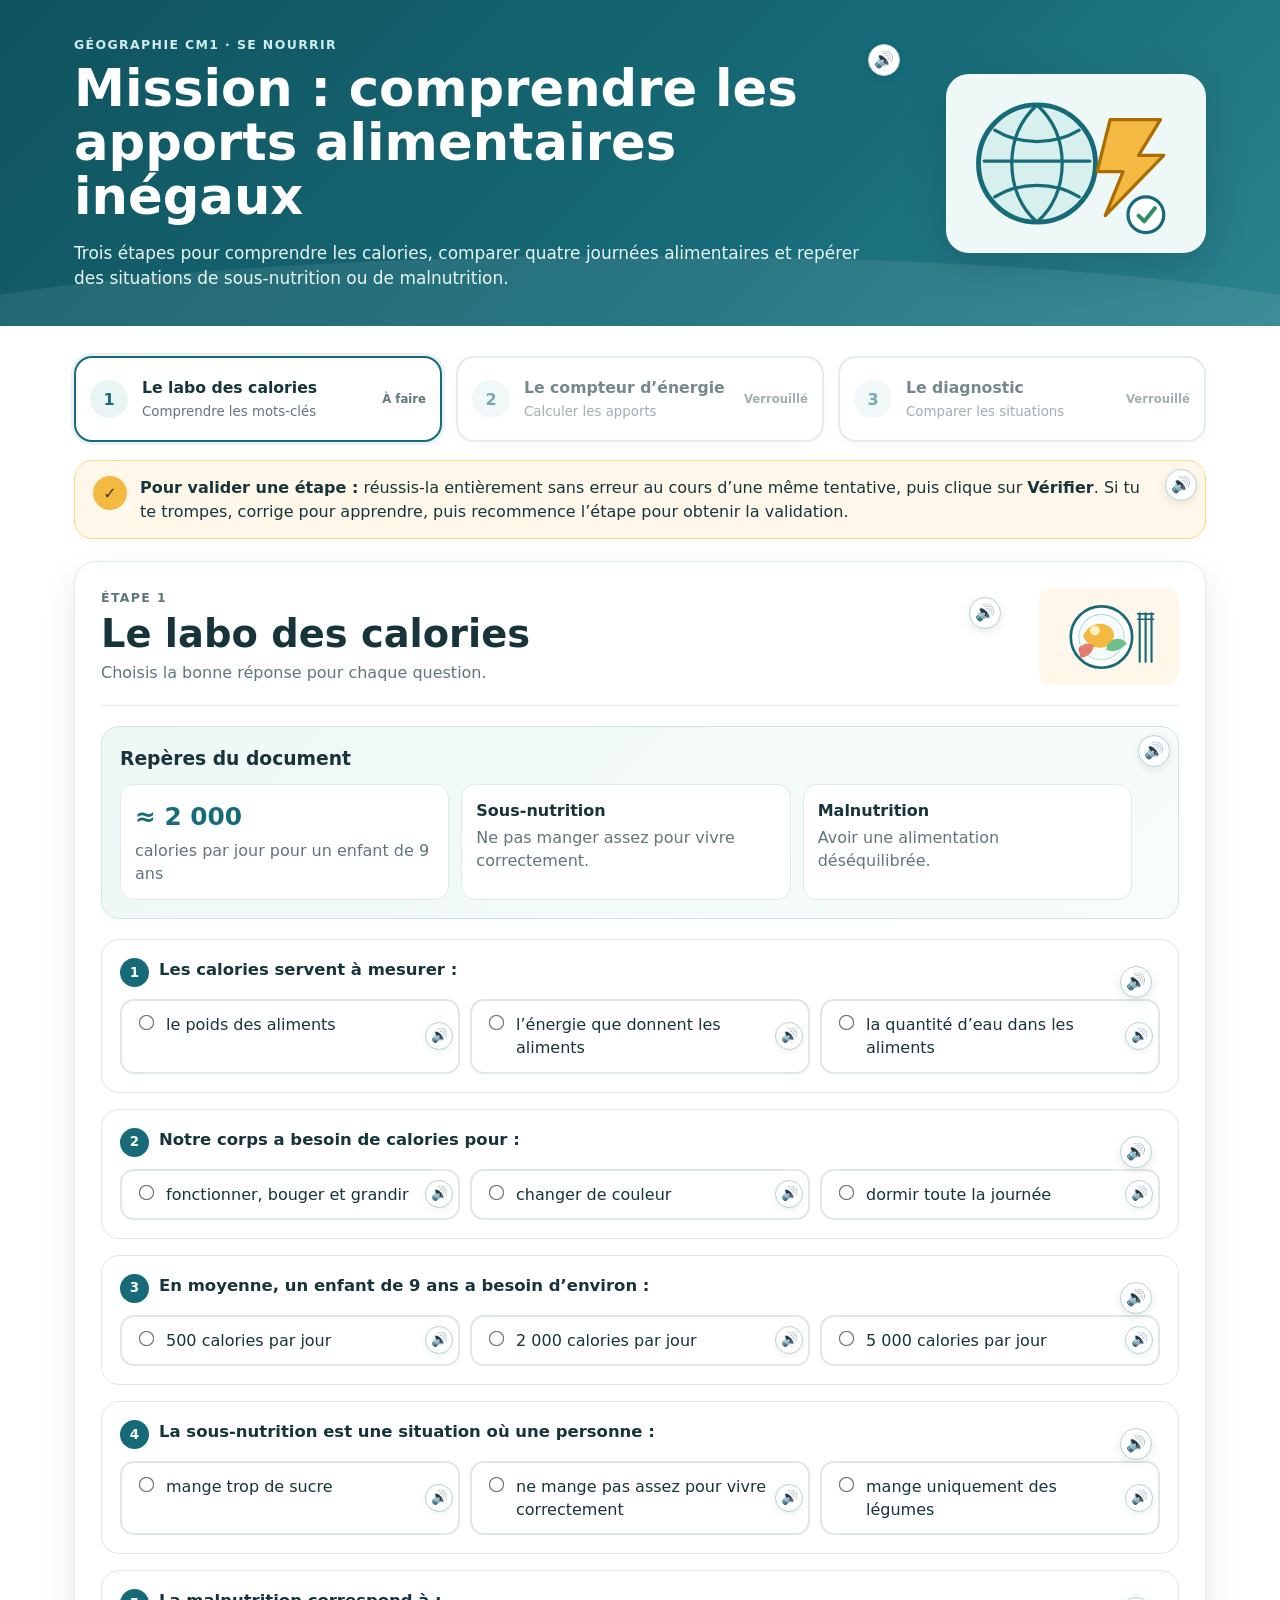
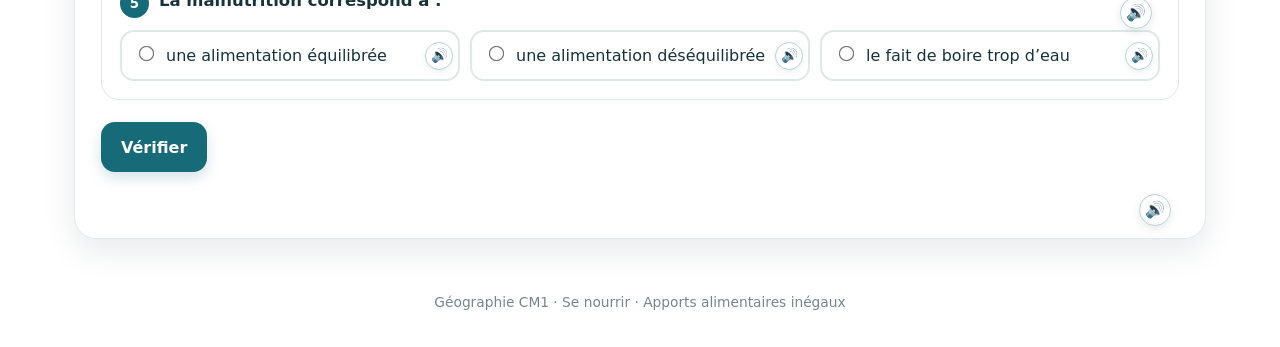
<file: apports-alimentaires-inegaux/index.html>
<!doctype html>
<html lang="fr">
<head>
  <meta charset="utf-8">
  <meta name="viewport" content="width=device-width, initial-scale=1, viewport-fit=cover">
  <meta name="theme-color" content="#0f5d68">
  <title>Apports alimentaires inégaux — Géographie CM1</title>
  <link rel="stylesheet" href="styles.css?v=audio1">

<style>
.meal-evidence-static{margin:18px 0 24px;padding:18px;background:#f7fbfb;border:1px solid #cfe1df;border-radius:20px}
.meal-evidence-static__head{display:flex;justify-content:space-between;align-items:flex-end;gap:16px;margin-bottom:14px}
.meal-evidence-static__head h3{margin:2px 0 0;font-size:1.2rem}
.meal-evidence-static__head>span{padding:7px 11px;border-radius:999px;background:#fff8ea;border:1px solid #f0d58e;font-weight:800;font-size:.82rem;white-space:nowrap}
.meal-evidence-static__grid{display:grid;grid-template-columns:repeat(2,minmax(0,1fr));gap:14px}
.meal-card-static{background:#fff;border:1px solid #d9e8e6;border-radius:16px;padding:14px;box-shadow:0 4px 12px rgba(23,52,58,.04)}
.meal-card-static__title{display:flex;align-items:center;gap:10px;padding-bottom:9px;margin-bottom:2px;border-bottom:1px solid #e8f0ef}
.meal-card-static__title strong{display:block}.meal-card-static__title small{display:block;color:#176b78;font-weight:800;margin-top:2px}
.meal-flag{font-size:1.7rem}
.meal-line{display:grid;grid-template-columns:105px 1fr auto;gap:8px;padding:8px 0;border-bottom:1px solid #eef3f2;font-size:.81rem;align-items:start}
.meal-line:last-child{border-bottom:0}.meal-line b{font-size:.78rem}.meal-line span{color:#61767a}.meal-line em{font-style:normal;font-weight:800;color:#176b78;white-space:nowrap}
@media(max-width:800px){.meal-evidence-static__grid{grid-template-columns:1fr}.meal-evidence-static__head{align-items:flex-start;flex-direction:column}}
@media(max-width:520px){.meal-evidence-static{padding:13px}.meal-line{grid-template-columns:88px 1fr}.meal-line em{grid-column:2}.meal-evidence-static__head>span{white-space:normal}}
</style>


<style>
.flag-diagnostic{margin:22px 0 8px}
.flag-diagnostic__intro{display:flex;justify-content:space-between;gap:18px;align-items:flex-end;margin-bottom:14px}
.flag-diagnostic__intro h3{margin:2px 0 4px;font-size:1.25rem}
.flag-diagnostic__intro p{margin:0;color:#61767a}
.flag-diagnostic__hint{max-width:330px;background:#fff8ea;border:1px solid #f0d58e;border-radius:14px;padding:9px 11px;font-size:.8rem;font-weight:800;color:#76560c}
.country-flag-bank{display:grid;grid-template-columns:repeat(4,minmax(0,1fr));gap:10px;min-height:96px;padding:14px;background:#f7fbfb;border:2px dashed #b8d5d2;border-radius:18px;margin-bottom:14px}
.country-flag{border:2px solid #d7e5e3;background:#fff;border-radius:15px;padding:10px 8px;min-height:76px;display:flex;align-items:center;justify-content:center;gap:8px;cursor:grab;font-weight:900;color:#17343a;touch-action:manipulation}
.country-flag:active{cursor:grabbing}.country-flag.is-selected{border-color:#176b78;background:#e8f5f3;box-shadow:0 0 0 3px rgba(23,107,120,.10)}
.country-flag.is-correct{border-color:#2f8f63;background:#eaf7ef}.country-flag.is-wrong{border-color:#b94343;background:#fff0ef}
.country-flag__emoji{font-size:2rem;line-height:1}.country-flag__name{font-size:.82rem;line-height:1.1;text-align:left}
.diagnostic-drop-grid{display:grid;grid-template-columns:repeat(2,minmax(0,1fr));gap:14px}
.diagnostic-dropzone{border:2px dashed #b8d5d2;background:#fbfdfd;border-radius:18px;padding:14px;min-height:180px;cursor:pointer}
.diagnostic-dropzone:hover,.diagnostic-dropzone:focus,.diagnostic-dropzone.is-dragover{border-color:#176b78;background:#f4fbfa;outline:none}
.diagnostic-dropzone.is-correct{border-color:#2f8f63;background:#f5fbf7}.diagnostic-dropzone.is-wrong{border-color:#b94343;background:#fff8f7}
.diagnostic-dropzone__head{display:grid;grid-template-columns:42px 1fr auto;gap:10px;align-items:center;padding-bottom:10px;border-bottom:1px solid #e5efee}
.diagnostic-dropzone__head h3{margin:0;font-size:1.05rem}.diagnostic-dropzone__head p{margin:2px 0 0;color:#61767a;font-size:.78rem}
.diagnostic-dropzone__icon{font-size:1.55rem}.diagnostic-count{background:#eaf2f1;color:#176b78;border-radius:999px;padding:4px 8px;font-weight:900;font-size:.78rem}
.diagnostic-dropzone__content{display:grid;grid-template-columns:repeat(2,minmax(0,1fr));gap:8px;align-content:start;min-height:98px;padding-top:10px}
.diagnostic-dropzone__content .country-flag{min-height:65px;padding:7px}.diagnostic-dropzone__content .country-flag__emoji{font-size:1.65rem}.diagnostic-dropzone__content .country-flag__name{font-size:.74rem}
.diagnostic-empty{grid-column:1/-1;color:#8a9b9e;font-size:.82rem;text-align:center;padding:24px 6px}
@media(max-width:760px){
  .flag-diagnostic__intro{align-items:flex-start;flex-direction:column}
  .flag-diagnostic__hint{max-width:none}
  .country-flag-bank{grid-template-columns:repeat(2,minmax(0,1fr))}
  .diagnostic-drop-grid{grid-template-columns:1fr}
}
@media(max-width:420px){
  .country-flag__name{font-size:.76rem}
  .diagnostic-dropzone__content{grid-template-columns:1fr 1fr}
}
</style>

</head>
<body>
  <header class="hero">
    <div class="hero__inner">
      <div class="hero__copy">
        <div class="eyebrow">GÉOGRAPHIE CM1 · SE NOURRIR</div>
        <h1>Mission : comprendre les apports alimentaires inégaux</h1>
        <p>Trois étapes pour comprendre les calories, comparer quatre journées alimentaires et repérer des situations de sous-nutrition ou de malnutrition.</p>
      </div>
      <img class="hero__art" src="globe-energy.svg" alt="Globe et symbole d’énergie">
    </div>
  </header>

  <main class="shell">
    <section class="mission-board" aria-label="Progression">
      <button class="stage-tab is-active" data-stage="1" aria-current="step">
        <span class="stage-tab__num">1</span>
        <span><strong>Le labo des calories</strong><small>Comprendre les mots-clés</small></span>
        <span class="stage-tab__status" data-status="1">À faire</span>
      </button>
      <button class="stage-tab" data-stage="2" disabled>
        <span class="stage-tab__num">2</span>
        <span><strong>Le compteur d’énergie</strong><small>Calculer les apports</small></span>
        <span class="stage-tab__status" data-status="2">Verrouillé</span>
      </button>
      <button class="stage-tab" data-stage="3" disabled>
        <span class="stage-tab__num">3</span>
        <span><strong>Le diagnostic</strong><small>Comparer les situations</small></span>
        <span class="stage-tab__status" data-status="3">Verrouillé</span>
      </button>
    </section>

    <section class="rule-card" aria-label="Règle du jeu">
      <div class="rule-card__icon">✓</div>
      <div>
        <strong>Pour valider une étape :</strong> réussis-la entièrement sans erreur au cours d’une même tentative, puis clique sur <b>Vérifier</b>. Si tu te trompes, corrige pour apprendre, puis recommence l’étape pour obtenir la validation.
      </div>
    </section>

    <section id="stage-1" class="game-stage" data-stage-panel="1">
      <div class="stage-heading">
        <div>
          <p class="kicker">ÉTAPE 1</p>
          <h2>Le labo des calories</h2>
          <p>Choisis la bonne réponse pour chaque question.</p>
        </div>
        <img src="plate.svg" alt="Assiette et aliments" class="stage-heading__art">
      </div>

      <aside class="source-card">
        <h3>Repères du document</h3>
        <div class="source-grid">
          <div><span class="source-big">≈ 2 000</span><span>calories par jour pour un enfant de 9 ans</span></div>
          <div><strong>Sous-nutrition</strong><span>Ne pas manger assez pour vivre correctement.</span></div>
          <div><strong>Malnutrition</strong><span>Avoir une alimentation déséquilibrée.</span></div>
        </div>
      </aside>

      <div id="quiz-area" class="question-list"></div>
      <div class="actions">
        <button class="btn btn--primary" id="check-1">Vérifier</button>
        <button class="btn btn--ghost is-hidden" id="restart-1">Recommencer l’étape</button>
      </div>
      <div id="feedback-1" class="feedback" aria-live="polite"></div>
    </section>

    <section id="stage-2" class="game-stage is-hidden" data-stage-panel="2">
      <div class="stage-heading">
        <div>
          <p class="kicker">ÉTAPE 2</p>
          <h2>Le compteur d’énergie</h2>
          <p>Additionne les calories de toute la journée pour chaque enfant.</p>
        </div>
        <div class="meter-art" aria-hidden="true"><span>2000</span></div>
      </div>

      <aside class="source-card source-card--compact">
        <h3>Rappel</h3>
        <p>Les calories mesurent l’énergie apportée par les aliments. Le document indique qu’un enfant de 9 ans a besoin d’environ <strong>2 000 calories par jour</strong>.</p>
      </aside>

      <div id="calc-area" class="country-grid"></div>
      <div class="actions">
        <button class="btn btn--primary" id="check-2">Vérifier</button>
        <button class="btn btn--ghost is-hidden" id="restart-2">Recommencer l’étape</button>
      </div>
      <div id="feedback-2" class="feedback" aria-live="polite"></div>
    </section>

    <section id="stage-3" class="game-stage is-hidden" data-stage-panel="3">
      <div class="stage-heading">
        <div>
          <p class="kicker">ÉTAPE 3</p>
          <h2>Le diagnostic</h2>
          <p>Observe les repas et les apports de chaque enfant, puis sélectionne les pays qui correspondent à chaque situation. Tu peux sélectionner ou désélectionner un pays à tout moment avant de vérifier.</p>
        </div>
        <div class="diagnostic-art" aria-hidden="true">?</div>
      </div>

      <div class="definition-strip">
        <div><strong>Sous-nutrition</strong><span>Pas assez de calories pour vivre correctement.</span></div>
        <div><strong>Malnutrition</strong><span>Alimentation déséquilibrée : trop ou pas assez de certains aliments.</span></div>
      </div>

      <div class="totals-strip" id="totals-strip"></div>

      <section class="meal-evidence-static">
        <div class="meal-evidence-static__head">
          <div>
            <p class="kicker">LES REPAS À OBSERVER</p>
            <h3>Que mange chaque enfant dans sa journée ?</h3>
          </div>
          <span>Besoin moyen à 9 ans : environ 2 000 calories/jour</span>
        </div>

        <div class="meal-evidence-static__grid">

          <article class="meal-card-static">
            <div class="meal-card-static__title">
              <span class="meal-flag">🇫🇷</span>
              <div><strong>France</strong><small>Total : 2 238 calories</small></div>
            </div>
            <div class="meal-line"><b>Petit-déjeuner</b><span>Lait, céréales</span><em>330 cal.</em></div>
            <div class="meal-line"><b>Déjeuner</b><span>Carottes râpées, poulet, riz, yaourt, pomme</span><em>538 cal.</em></div>
            <div class="meal-line"><b>Goûter</b><span>4 cookies</span><em>800 cal.</em></div>
            <div class="meal-line"><b>Dîner</b><span>Pâtes aux lardons, fromage</span><em>570 cal.</em></div>
          </article>

          <article class="meal-card-static">
            <div class="meal-card-static__title">
              <span class="meal-flag">🇰🇵</span>
              <div><strong>Corée du Nord</strong><small>Total : 840 calories</small></div>
            </div>
            <div class="meal-line"><b>Petit-déjeuner</b><span>Bouillie de maïs</span><em>300 cal.</em></div>
            <div class="meal-line"><b>Déjeuner</b><span>Riz, légumes</span><em>290 cal.</em></div>
            <div class="meal-line"><b>Goûter</b><span>Rien</span><em>0 cal.</em></div>
            <div class="meal-line"><b>Dîner</b><span>Soupe, un peu de riz</span><em>250 cal.</em></div>
          </article>

          <article class="meal-card-static">
            <div class="meal-card-static__title">
              <span class="meal-flag">🇺🇸</span>
              <div><strong>États-Unis</strong><small>Total : 3 103 calories</small></div>
            </div>
            <div class="meal-line"><b>Petit-déjeuner</b><span>Œufs brouillés, bacon, pain</span><em>420 cal.</em></div>
            <div class="meal-line"><b>Déjeuner</b><span>Sandwich beurre de cacahuète-confiture, crackers, pomme</span><em>497 cal.</em></div>
            <div class="meal-line"><b>Goûter</b><span>2 barres de céréales</span><em>746 cal.</em></div>
            <div class="meal-line"><b>Dîner</b><span>Burger, frites, soda, glace</span><em>1 440 cal.</em></div>
          </article>

          <article class="meal-card-static">
            <div class="meal-card-static__title">
              <span class="meal-flag">🇨🇫</span>
              <div><strong>République centrafricaine</strong><small>Total : environ 801 calories</small></div>
            </div>
            <div class="meal-line"><b>Petit-déjeuner</b><span>Rien</span><em>0 cal.</em></div>
            <div class="meal-line"><b>Déjeuner</b><span>Riz, pois, feuilles de manioc, huile</span><em>501 cal.</em></div>
            <div class="meal-line"><b>Goûter</b><span>Rien</span><em>0 cal.</em></div>
            <div class="meal-line"><b>Dîner</b><span>Restes ou bouillie ou manioc</span><em>≈ 300 cal.</em></div>
          </article>

        </div>
      </section>

      <section class="flag-diagnostic">
        <div class="flag-diagnostic__intro">
          <div>
            <p class="kicker">À TOI DE DIAGNOSTIQUER</p>
            <h3>Place les drapeaux dans la bonne case</h3>
            <p>Glisse les drapeaux dans les cases. Sur tablette ou téléphone, tu peux aussi toucher un drapeau puis toucher sa case. Pour retirer un drapeau déjà placé, touche-le.</p>
          </div>
          <span class="flag-diagnostic__hint">Un pays qui ne correspond à aucune des deux situations reste au-dessus.</span>
        </div>

        <div id="country-flag-bank" class="country-flag-bank" aria-label="Drapeaux à classer"></div>

        <div class="diagnostic-drop-grid">
          <section class="diagnostic-dropzone" id="drop-undernutrition" data-diagnostic="undernutrition" tabindex="0" role="button" aria-label="Case sous-nutrition">
            <div class="diagnostic-dropzone__head">
              <span class="diagnostic-dropzone__icon">🍽️</span>
              <div>
                <h3>Sous-nutrition</h3>
                <p>Pas assez de calories pour vivre correctement.</p>
              </div>
              <span class="diagnostic-count" id="count-undernutrition">0</span>
            </div>
            <div class="diagnostic-dropzone__content" id="zone-undernutrition">
              <span class="diagnostic-empty">Dépose le ou les drapeaux ici.</span>
            </div>
          </section>

          <section class="diagnostic-dropzone" id="drop-malnutrition" data-diagnostic="malnutrition" tabindex="0" role="button" aria-label="Case malnutrition">
            <div class="diagnostic-dropzone__head">
              <span class="diagnostic-dropzone__icon">⚖️</span>
              <div>
                <h3>Malnutrition</h3>
                <p>Alimentation déséquilibrée : trop ou pas assez de certains aliments.</p>
              </div>
              <span class="diagnostic-count" id="count-malnutrition">0</span>
            </div>
            <div class="diagnostic-dropzone__content" id="zone-malnutrition">
              <span class="diagnostic-empty">Dépose le ou les drapeaux ici.</span>
            </div>
          </section>
        </div>
      </section>

      <div class="actions">
        <button class="btn btn--primary" id="check-3">Vérifier</button>
        <button class="btn btn--ghost" id="restart-3">Réinitialiser l’étape</button>
      </div>
      <div id="feedback-3" class="feedback" aria-live="polite"></div>
    </section>

    <section id="final-card" class="final-card is-hidden" aria-live="polite">
      <div class="final-card__badge">★</div>
      <div>
        <p class="kicker">MISSION RÉUSSIE</p>
        <h2>Bravo ! Les trois étapes sont validées.</h2>
        <p>Tu as réussi chaque étape sans erreur au cours d’une même tentative.</p>
      </div>
    </section>
  </main>

  <footer class="footer">Géographie CM1 · Se nourrir · Apports alimentaires inégaux</footer>
  <script src="app.js?v=6"></script>
  <script src="speech.js?v=audio1"></script>
</body>
</html>
</file>
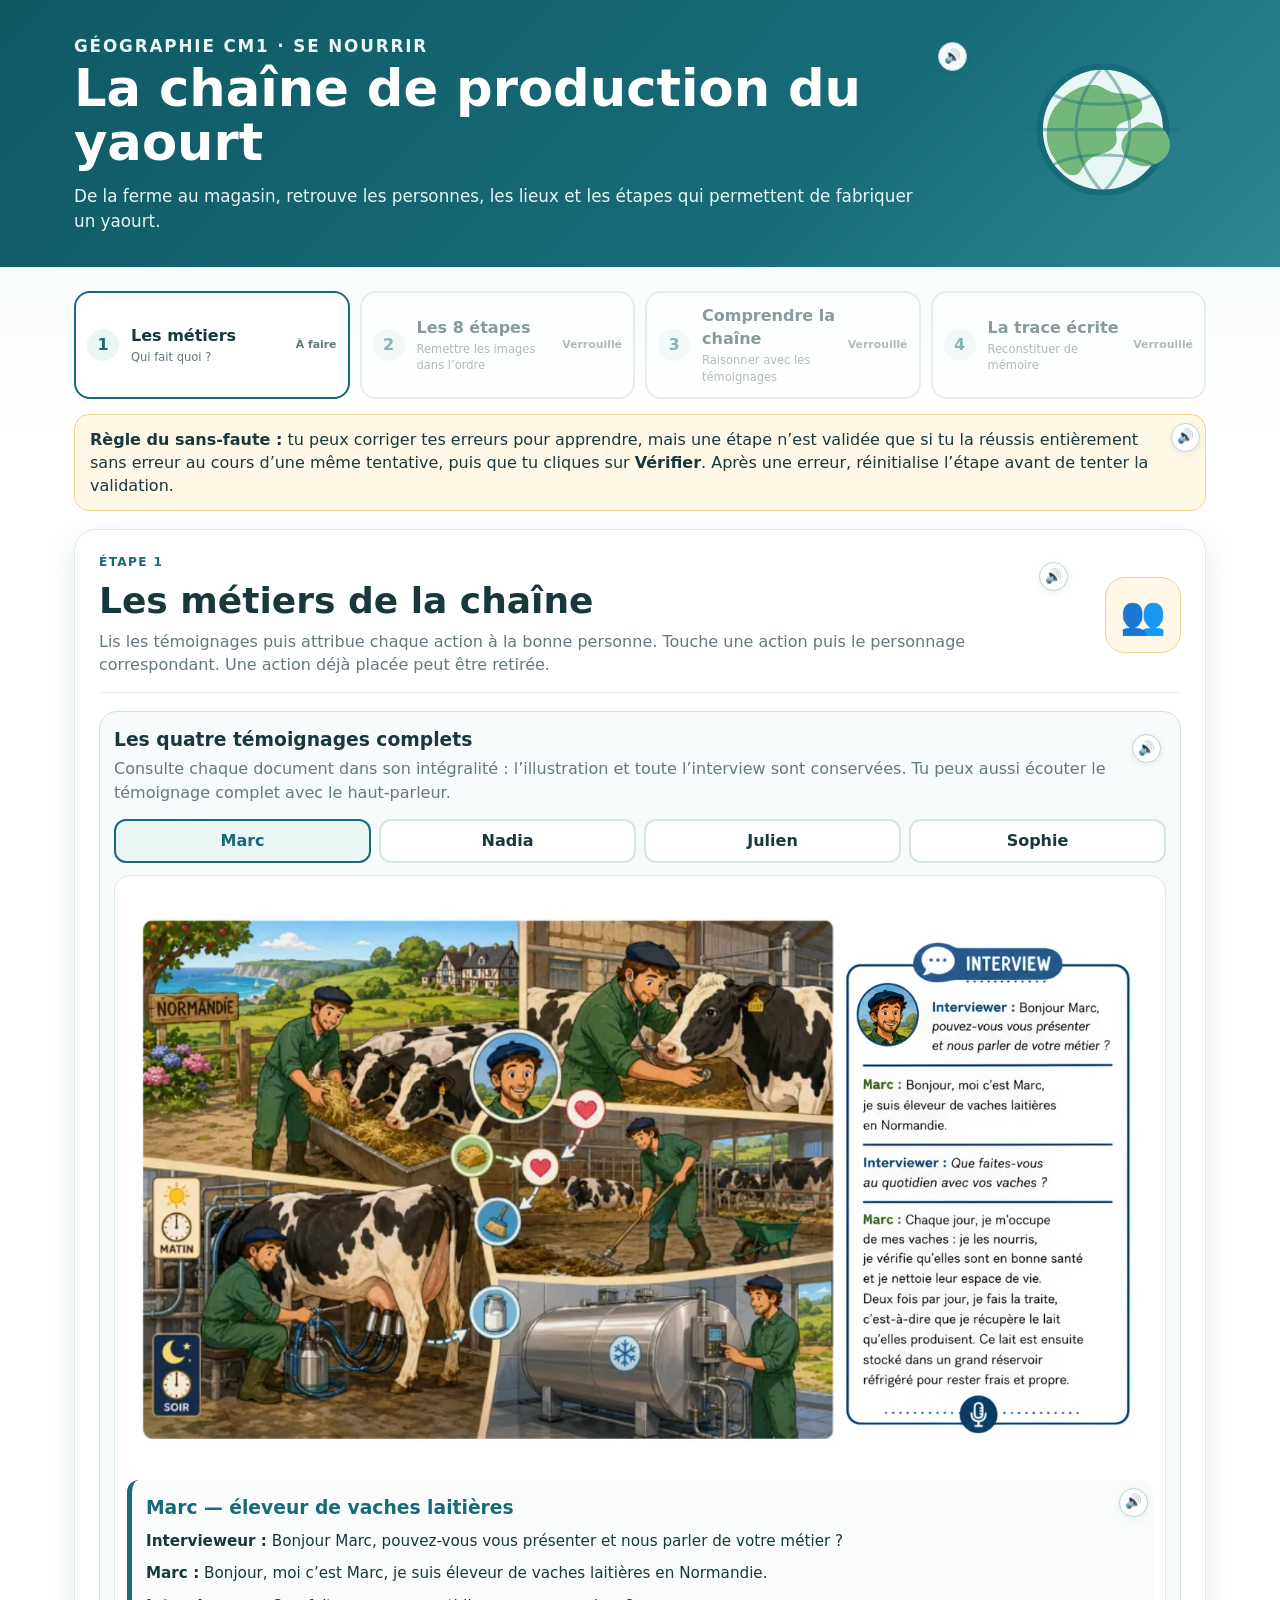
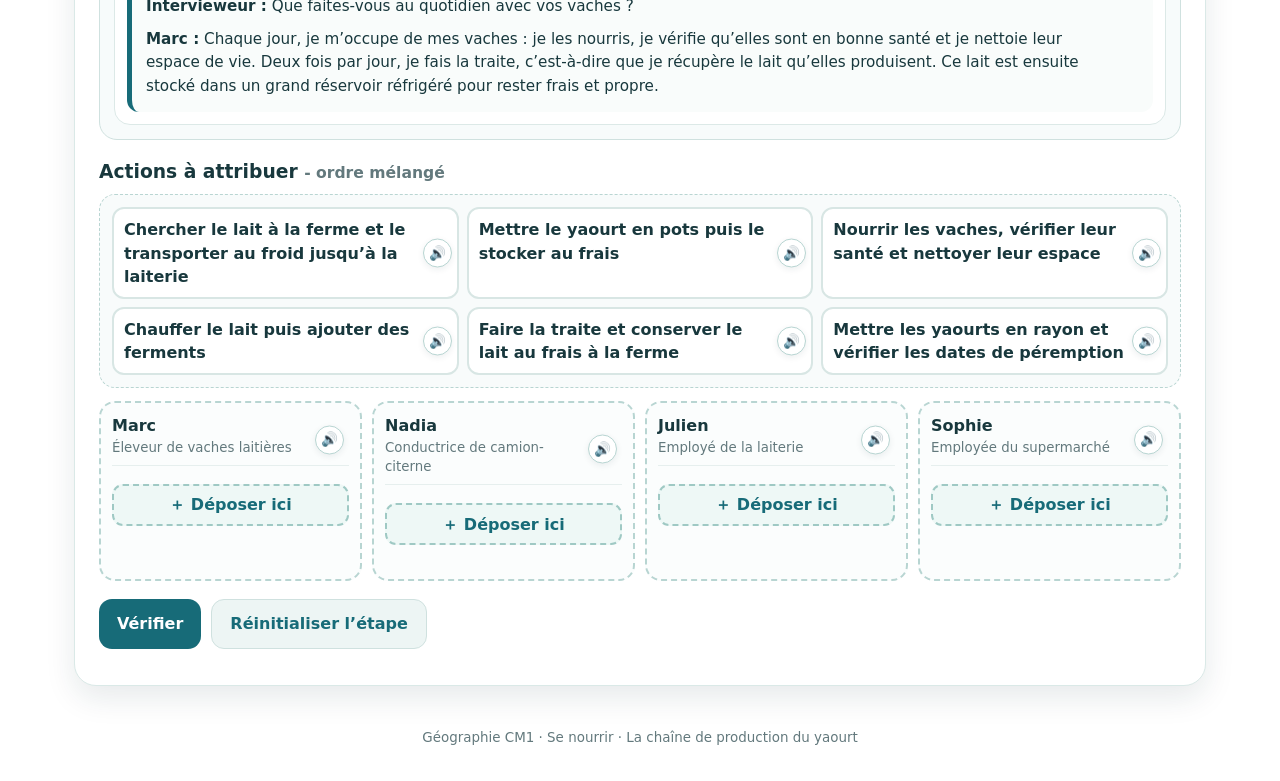
<file: chaine-production-yaourt/index.html>
<!doctype html>
<html lang="fr"><head><meta charset="utf-8"><meta name="viewport" content="width=device-width,initial-scale=1,viewport-fit=cover"><meta name="theme-color" content="#176b78"><title>La chaîne de production du yaourt - CM1</title><link rel="stylesheet" href="styles.css?v=3"></head>
<body>
<header class="hero"><div class="hero__inner"><div class="hero__copy readable"><p class="eyebrow">GÉOGRAPHIE CM1 · SE NOURRIR</p><h1>La chaîne de production du yaourt</h1><p>De la ferme au magasin, retrouve les personnes, les lieux et les étapes qui permettent de fabriquer un yaourt.</p></div><img src="globe.svg" class="hero__art" alt=""></div></header>
<main class="shell">
<nav class="tabs" aria-label="Étapes du jeu">
<button class="tab is-active" data-go="1"><span>1</span><div><b>Les métiers</b><small>Qui fait quoi ?</small></div><em data-status="1">À faire</em></button>
<button class="tab" data-go="2" disabled><span>2</span><div><b>Les 8 étapes</b><small>Remettre les images dans l’ordre</small></div><em data-status="2">Verrouillé</em></button>
<button class="tab" data-go="3" disabled><span>3</span><div><b>Comprendre la chaîne</b><small>Raisonner avec les témoignages</small></div><em data-status="3">Verrouillé</em></button>
<button class="tab" data-go="4" disabled><span>4</span><div><b>La trace écrite</b><small>Reconstituer de mémoire</small></div><em data-status="4">Verrouillé</em></button>
</nav>
<aside class="rule readable"><strong>Règle du sans-faute :</strong> tu peux corriger tes erreurs pour apprendre, mais une étape n’est validée que si tu la réussis entièrement sans erreur au cours d’une même tentative, puis que tu cliques sur <b>Vérifier</b>. Après une erreur, réinitialise l’étape avant de tenter la validation.</aside>

<section id="stage1" class="stage">
<div class="stage-head"><div class="readable"><p class="kicker">ÉTAPE 1</p><h2>Les métiers de la chaîne</h2><p>Lis les témoignages puis attribue chaque action à la bonne personne. Touche une action puis le personnage correspondant. Une action déjà placée peut être retirée.</p></div><div class="head-icon">👥</div></div>
<section class="witness-dossier">
  <div class="witness-dossier__head readable">
    <h3>Les quatre témoignages complets</h3>
    <p>Consulte chaque document dans son intégralité : l’illustration et toute l’interview sont conservées. Tu peux aussi écouter le témoignage complet avec le haut-parleur.</p>
  </div>
  <div class="witness-tabs" role="tablist" aria-label="Choisir un témoignage">
    <button type="button" class="witness-tab is-active" data-witness="marc" role="tab" aria-selected="true">Marc</button>
    <button type="button" class="witness-tab" data-witness="nadia" role="tab" aria-selected="false">Nadia</button>
    <button type="button" class="witness-tab" data-witness="julien" role="tab" aria-selected="false">Julien</button>
    <button type="button" class="witness-tab" data-witness="sophie" role="tab" aria-selected="false">Sophie</button>
  </div>

  <article class="witness-full" data-witness-panel="marc">
    <img src="marc-complet.webp" alt="Document complet : Marc, éleveur de vaches laitières en Normandie" loading="lazy">
    <div class="witness-transcript readable">
      <h3>Marc — éleveur de vaches laitières</h3>
      <p><strong>Intervieweur :</strong> Bonjour Marc, pouvez-vous vous présenter et nous parler de votre métier ?</p>
      <p><strong>Marc :</strong> Bonjour, moi c’est Marc, je suis éleveur de vaches laitières en Normandie.</p>
      <p><strong>Intervieweur :</strong> Que faites-vous au quotidien avec vos vaches ?</p>
      <p><strong>Marc :</strong> Chaque jour, je m’occupe de mes vaches : je les nourris, je vérifie qu’elles sont en bonne santé et je nettoie leur espace de vie. Deux fois par jour, je fais la traite, c’est-à-dire que je récupère le lait qu’elles produisent. Ce lait est ensuite stocké dans un grand réservoir réfrigéré pour rester frais et propre.</p>
    </div>
  </article>

  <article class="witness-full hidden" data-witness-panel="nadia">
    <img src="nadia-complet.webp" alt="Document complet : Nadia, conductrice de camion-citerne" loading="lazy">
    <div class="witness-transcript readable">
      <h3>Nadia — conductrice de camion-citerne</h3>
      <p><strong>Intervieweur :</strong> Bonjour Nadia, pouvez-vous vous présenter ?</p>
      <p><strong>Nadia :</strong> Bonjour, moi c’est Nadia, je suis conductrice de camion-citerne.</p>
      <p><strong>Intervieweur :</strong> Quel est votre rôle dans le transport du lait ?</p>
      <p><strong>Nadia :</strong> Je viens chercher le lait directement à la ferme de Marc. Mon camion est spécialement conçu pour transporter du lait dans de bonnes conditions. Il est propre et maintenu à une température froide pour éviter que le lait ne s’abîme. Je le transporte ensuite jusqu’à la laiterie. Je dois être très rigoureuse, car le lait est un produit fragile.</p>
    </div>
  </article>

  <article class="witness-full hidden" data-witness-panel="julien">
    <img src="julien-complet.webp" alt="Document complet : Julien travaille dans une laiterie" loading="lazy">
    <div class="witness-transcript readable">
      <h3>Julien — employé de la laiterie</h3>
      <p><strong>Intervieweur :</strong> Bonjour Julien, pouvez-vous vous présenter ?</p>
      <p><strong>Julien :</strong> Bonjour, moi c’est Julien, je travaille dans une laiterie.</p>
      <p><strong>Intervieweur :</strong> Que faites-vous à la laiterie ?</p>
      <p><strong>Julien :</strong> À la laiterie, nous transformons le lait en yaourt. Nous commençons par chauffer le lait, puis nous ajoutons des ferments, ce sont de bonnes bactéries qui permettent de fabriquer le yaourt. Ensuite, le yaourt est mis en pots, refermé avec un couvercle et étiqueté. Les yaourts sont ensuite stockés au frais avant d’être envoyés dans les magasins.</p>
    </div>
  </article>

  <article class="witness-full hidden" data-witness-panel="sophie">
    <img src="sophie-complet.webp" alt="Document complet : Sophie travaille dans un supermarché" loading="lazy">
    <div class="witness-transcript readable">
      <h3>Sophie — employée du supermarché</h3>
      <p><strong>Intervieweur :</strong> Bonjour Sophie, pouvez-vous vous présenter ?</p>
      <p><strong>Sophie :</strong> Bonjour, moi c’est Sophie, je travaille dans un supermarché.</p>
      <p><strong>Intervieweur :</strong> Quel est votre rôle dans le supermarché ?</p>
      <p><strong>Sophie :</strong> Je reçois les yaourts qui arrivent de la laiterie. Mon rôle est de les mettre en rayon, dans les réfrigérateurs, pour que les clients puissent les acheter. Je vérifie aussi les dates de péremption pour m’assurer que les yaourts sont encore bons à consommer. Grâce à ce travail, les yaourts arrivent jusqu’à vous.</p>
    </div>
  </article>
</section>
<h3 class="bank-title">Actions à attribuer <small>- ordre mélangé</small></h3><div id="action-bank" class="action-bank"></div>
<div id="people-zones" class="people-zones"></div>
<div class="actions"><button class="btn primary" id="check1">Vérifier</button><button class="btn secondary" id="reset1">Réinitialiser l’étape</button></div><div id="feedback1" class="feedback" aria-live="polite"></div>
</section>

<section id="stage2" class="stage hidden">
<div class="stage-head"><div class="readable"><p class="kicker">ÉTAPE 2</p><h2>Remets les 8 étapes dans l’ordre</h2><p>Les images viennent de la trace écrite, mais les numéros et les légendes ont disparu. Touche une image puis une place de 1 à 8. Tu peux retirer une image déjà placée.</p></div><div class="head-icon">🔢</div></div>
<div id="step-bank" class="step-bank"></div><div id="step-slots" class="step-slots"></div>
<div class="actions"><button class="btn primary" id="check2">Vérifier</button><button class="btn secondary" id="reset2">Réinitialiser l’étape</button></div><div id="feedback2" class="feedback" aria-live="polite"></div>
</section>

<section id="stage3" class="stage hidden">
<div class="stage-head"><div class="readable"><p class="kicker">ÉTAPE 3</p><h2>Comprendre la chaîne de production</h2><p>Utilise ce que tu as compris des témoignages et de l’ordre des étapes. Les questions et les réponses sont mélangées à chaque tentative.</p></div><div class="head-icon">🧠</div></div>
<div id="reasoning-list" class="reasoning-list"></div>
<div class="actions"><button class="btn primary" id="check3">Vérifier</button><button class="btn secondary" id="reset3">Réinitialiser l’étape</button></div><div id="feedback3" class="feedback" aria-live="polite"></div>
</section>

<section id="stage4" class="stage hidden">
<div class="stage-head"><div class="readable"><p class="kicker">ÉTAPE 4 · TRACE ÉCRITE</p><h2>Reconstitue la trace écrite</h2><p>Replace les huit légendes dans l’ordre, puis complète la phrase de synthèse. Les mots et les légendes sont mélangés à chaque tentative.</p></div><div class="head-icon">✎</div></div>
<h3>A. Les huit étapes</h3><div id="label-bank" class="label-bank"></div><div id="trace-slots" class="trace-slots"></div>
<h3 class="summary-title">B. La phrase à compléter</h3><div id="summary-bank" class="summary-bank"></div><p class="summary-sentence readable">Le yaourt est fabriqué à partir du <button class="cloze" data-slot="lait">…</button>, transformé à la <button class="cloze" data-slot="laiterie">…</button>, puis envoyé au <button class="cloze" data-slot="magasin">…</button>.</p>
<div class="actions"><button class="btn primary" id="check4">Vérifier</button><button class="btn secondary" id="reset4">Réinitialiser l’étape</button></div><div id="feedback4" class="feedback" aria-live="polite"></div>
</section>

<section id="final" class="final hidden"><div class="star">★</div><div class="readable"><p class="kicker">MISSION RÉUSSIE</p><h2>Bravo !</h2><p>Tu sais expliquer la chaîne de production d’un yaourt, de la traite jusqu’au magasin.</p></div><img src="trace-complete.webp" alt="Trace écrite complète des huit étapes de fabrication du yaourt"></section>
</main><footer>Géographie CM1 · Se nourrir · La chaîne de production du yaourt</footer><script src="app.js?v=3"></script><script src="speech.js?v=4"></script></body></html>
</file>
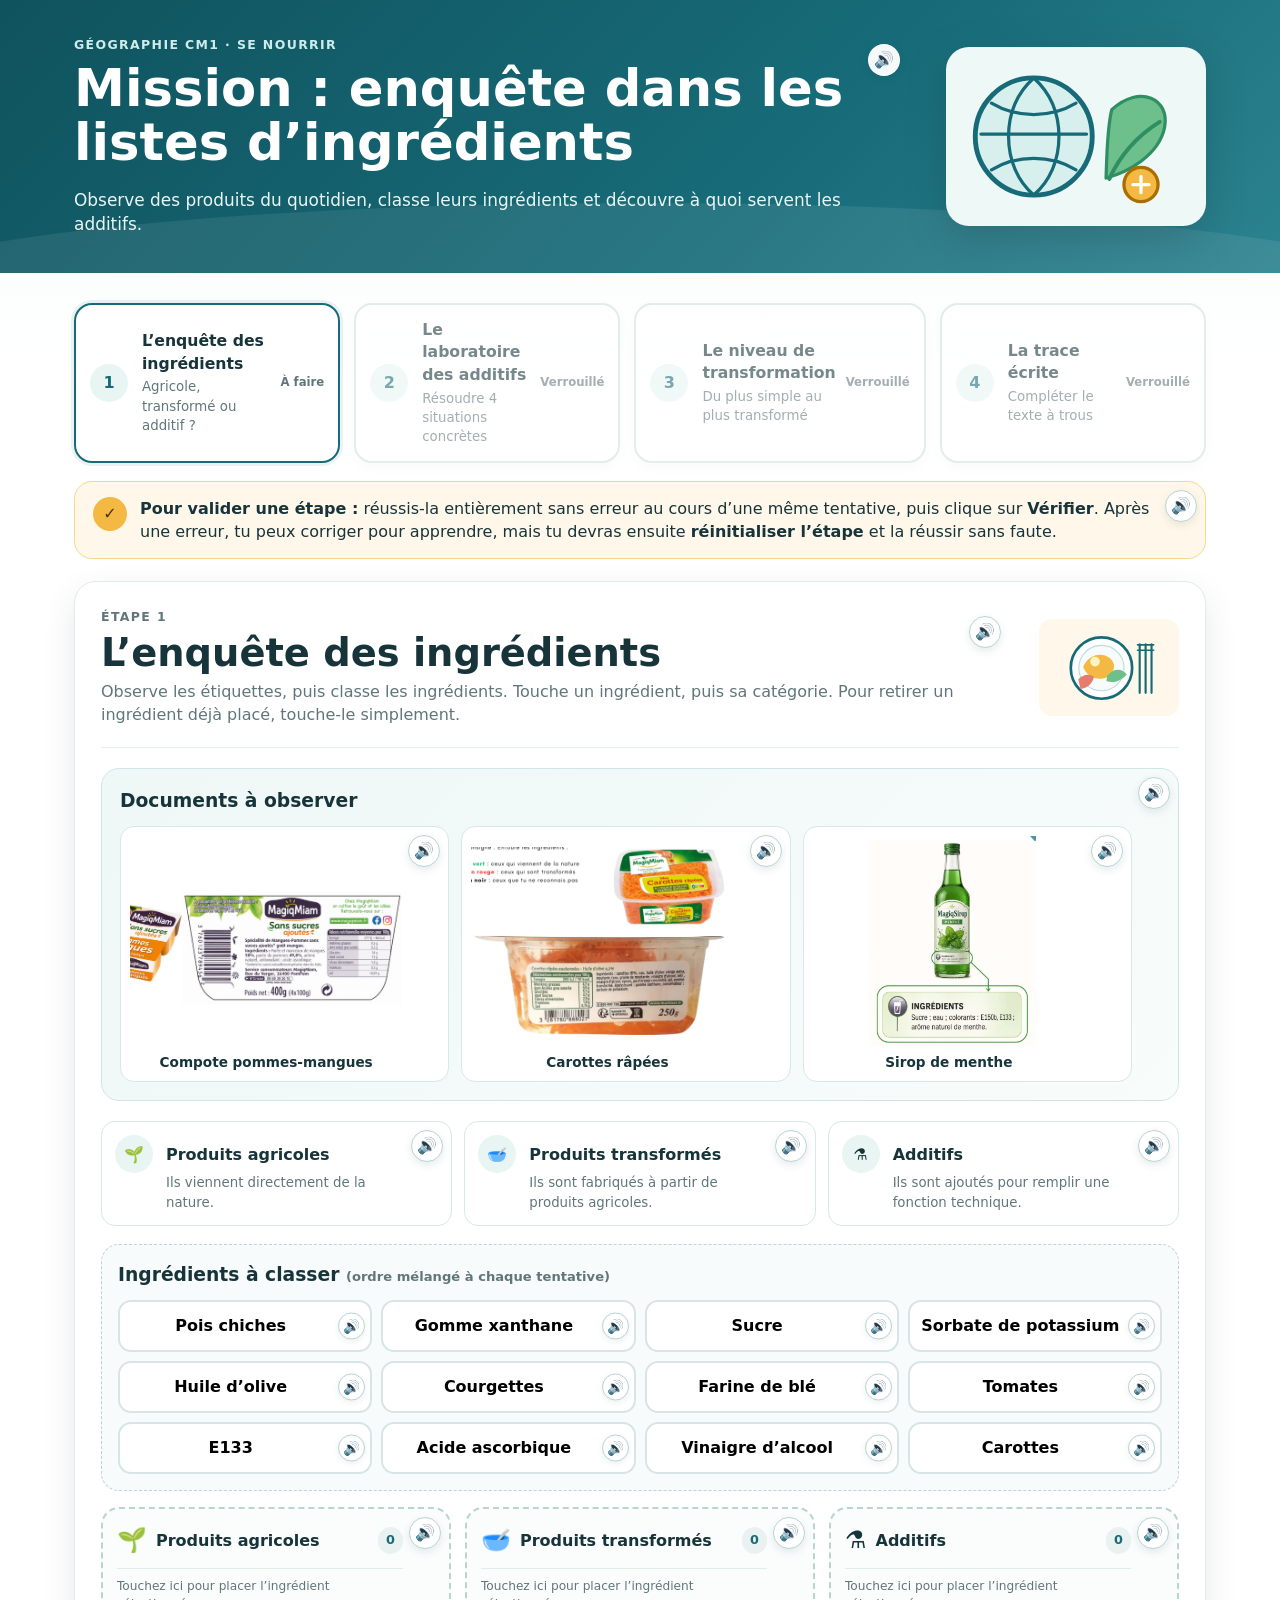
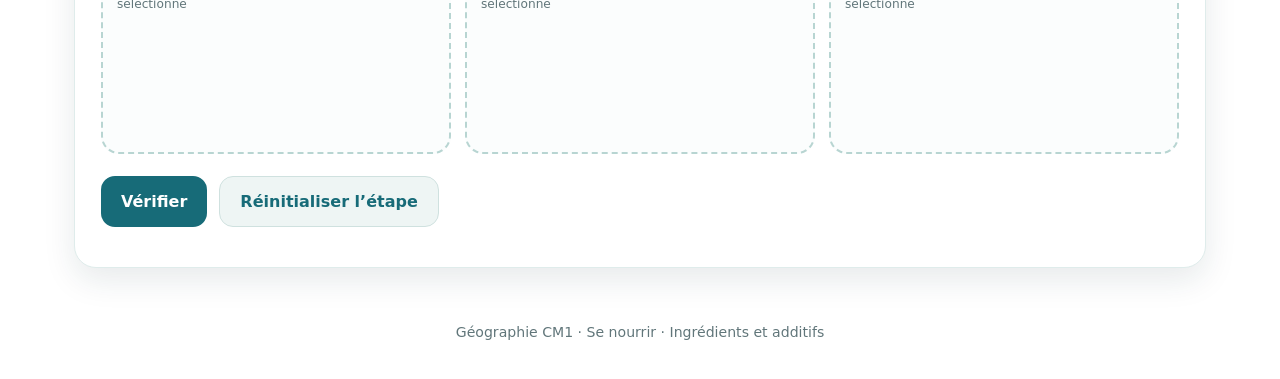
<file: ingredients-et-additifs/index.html>
<!doctype html>
<html lang="fr">
<head>
  <meta charset="utf-8">
  <meta name="viewport" content="width=device-width, initial-scale=1, viewport-fit=cover">
  <meta name="theme-color" content="#0f5d68">
  <title>Ingrédients et additifs — Géographie CM1</title>
  <link rel="stylesheet" href="styles.css?v=6">
</head>
<body>
  <header class="hero">
    <div class="hero__inner">
      <div class="hero__copy">
        <div class="eyebrow">GÉOGRAPHIE CM1 · SE NOURRIR</div>
        <h1>Mission : enquête dans les listes d’ingrédients</h1>
        <p>Observe des produits du quotidien, classe leurs ingrédients et découvre à quoi servent les additifs.</p>
      </div>
      <img class="hero__art" src="globe-food.svg" alt="">
    </div>
  </header>

  <main class="shell">
    <section class="mission-board" aria-label="Progression">
      <button class="stage-tab is-active" data-stage="1" aria-current="step">
        <span class="stage-tab__num">1</span>
        <span><strong>L’enquête des ingrédients</strong><small>Agricole, transformé ou additif ?</small></span>
        <span class="stage-tab__status" data-status="1">À faire</span>
      </button>
      <button class="stage-tab" data-stage="2" disabled>
        <span class="stage-tab__num">2</span>
        <span><strong>Le laboratoire des additifs</strong><small>Résoudre 4 situations concrètes</small></span>
        <span class="stage-tab__status" data-status="2">Verrouillé</span>
      </button>
      <button class="stage-tab" data-stage="3" disabled>
        <span class="stage-tab__num">3</span>
        <span><strong>Le niveau de transformation</strong><small>Du plus simple au plus transformé</small></span>
        <span class="stage-tab__status" data-status="3">Verrouillé</span>
      </button>
      <button class="stage-tab" data-stage="4" disabled>
        <span class="stage-tab__num">4</span>
        <span><strong>La trace écrite</strong><small>Compléter le texte à trous</small></span>
        <span class="stage-tab__status" data-status="4">Verrouillé</span>
      </button>
    </section>

    <section class="rule-card">
      <div class="rule-card__icon">✓</div>
      <div>
        <strong>Pour valider une étape :</strong> réussis-la entièrement sans erreur au cours d’une même tentative, puis clique sur <b>Vérifier</b>.
        Après une erreur, tu peux corriger pour apprendre, mais tu devras ensuite <b>réinitialiser l’étape</b> et la réussir sans faute.
      </div>
    </section>

    <section id="stage-1" class="game-stage" data-stage-panel="1">
      <div class="stage-heading">
        <div>
          <p class="kicker">ÉTAPE 1</p>
          <h2>L’enquête des ingrédients</h2>
          <p>Observe les étiquettes, puis classe les ingrédients. Touche un ingrédient, puis sa catégorie. Pour retirer un ingrédient déjà placé, touche-le simplement.</p>
        </div>
        <img src="plate.svg" alt="" class="stage-heading__art">
      </div>

      <aside class="source-card">
        <h3>Documents à observer</h3>
        <div class="doc-grid">
          <figure><img src="compote.webp" alt="Emballage et liste d’ingrédients d’une compote pommes-mangues"><figcaption>Compote pommes-mangues</figcaption></figure>
          <figure><img src="carottes.webp" alt="Emballage et liste d’ingrédients de carottes râpées"><figcaption>Carottes râpées</figcaption></figure>
          <figure><img src="sirop.webp" alt="Bouteille de sirop de menthe et liste d’ingrédients"><figcaption>Sirop de menthe</figcaption></figure>
        </div>
      </aside>

      <div class="legend-grid">
        <div><span class="legend-dot legend-dot--green">🌱</span><strong>Produits agricoles</strong><small>Ils viennent directement de la nature.</small></div>
        <div><span class="legend-dot legend-dot--red">🥣</span><strong>Produits transformés</strong><small>Ils sont fabriqués à partir de produits agricoles.</small></div>
        <div><span class="legend-dot legend-dot--black">⚗️</span><strong>Additifs</strong><small>Ils sont ajoutés pour remplir une fonction technique.</small></div>
      </div>

      <section class="ingredient-bank-wrap">
        <h3>Ingrédients à classer <span class="muted">(ordre mélangé à chaque tentative)</span></h3>
        <div id="ingredient-bank" class="ingredient-bank"></div>
      </section>

      <div class="bins bins--three">
        <section class="sort-bin" data-bin="agri" tabindex="0" role="button">
          <div class="sort-bin__title"><span>🌱</span><strong>Produits agricoles</strong><span class="bin-count" id="count-agri">0</span></div>
          <div class="drop-hint">Touchez ici pour placer l’ingrédient sélectionné</div>
          <div class="sort-bin__content" id="bin-agri"></div>
        </section>
        <section class="sort-bin" data-bin="transformed" tabindex="0" role="button">
          <div class="sort-bin__title"><span>🥣</span><strong>Produits transformés</strong><span class="bin-count" id="count-transformed">0</span></div>
          <div class="drop-hint">Touchez ici pour placer l’ingrédient sélectionné</div>
          <div class="sort-bin__content" id="bin-transformed"></div>
        </section>
        <section class="sort-bin" data-bin="additive" tabindex="0" role="button">
          <div class="sort-bin__title"><span>⚗️</span><strong>Additifs</strong><span class="bin-count" id="count-additive">0</span></div>
          <div class="drop-hint">Touchez ici pour placer l’ingrédient sélectionné</div>
          <div class="sort-bin__content" id="bin-additive"></div>
        </section>
      </div>

      <div class="actions">
        <button class="btn btn--primary" id="check-1">Vérifier</button>
        <button class="btn btn--ghost" id="reset-1">Réinitialiser l’étape</button>
      </div>
      <div id="feedback-1" class="feedback" aria-live="polite"></div>
    </section>

    <section id="stage-2" class="game-stage is-hidden" data-stage-panel="2">
      <div class="stage-heading">
        <div>
          <p class="kicker">ÉTAPE 2</p>
          <h2>Le laboratoire des additifs</h2>
          <p>Lis chaque situation et déduis la fonction recherchée. Aucun mot de la question ne donne directement la réponse : appuie-toi sur l'effet décrit.</p>
        </div>
        <div class="big-icon" aria-hidden="true">🧪</div>
      </div>

      <aside class="source-card lab-source">
        <img src="sirop.webp" alt="Sirop de menthe et liste d’ingrédients">
        <div><strong>Rappel utile :</strong> dans la séance, les additifs peuvent agir sur la texture, le goût, la couleur ou la durée pendant laquelle un produit garde ses qualités. À toi de retrouver la bonne fonction à partir des indices.</div>
      </aside>

      <div id="lab-scenarios" class="lab-scenarios"></div>

      <div class="actions">
        <button class="btn btn--primary" id="check-2">Vérifier</button>
        <button class="btn btn--ghost" id="reset-2">Réinitialiser l’étape</button>
      </div>
      <div id="feedback-2" class="feedback" aria-live="polite"></div>
    </section>

    <section id="stage-3" class="game-stage is-hidden" data-stage-panel="3">
      <div class="stage-heading">
        <div>
          <p class="kicker">ÉTAPE 3</p>
          <h2>Inspecteur des listes d’ingrédients</h2>
          <p>Observe les trois listes ci-dessous. Cette fois, il faut chercher les indices dans les ingrédients avant de répondre.</p>
        </div>
        <div class="big-icon" aria-hidden="true">🔎</div>
      </div>

      <div class="ingredient-dossiers">
        <article class="ingredient-dossier">
          <div class="ingredient-dossier__head"><span>🥭</span><strong>Compote pommes-mangues</strong></div>
          <p><b>Ingrédients :</b> purée et morceaux de mangues 50 %, purée de pommes 49,8 %, arôme naturel, antioxydant : acide ascorbique.</p>
        </article>
        <article class="ingredient-dossier">
          <div class="ingredient-dossier__head"><span>🥕</span><strong>Carottes râpées assaisonnées</strong></div>
          <p><b>Ingrédients :</b> carottes 81 %, eau, huile d’olive, moutarde, vinaigre d’alcool, épices, jus d’orange concentré, sel, amidon transformé, épaississant : gomme xanthane, conservateur : sorbate de potassium.</p>
        </article>
        <article class="ingredient-dossier">
          <div class="ingredient-dossier__head"><span>🥤</span><strong>Sirop de menthe</strong></div>
          <p><b>Ingrédients :</b> sucre, eau, colorants : E150b, E133, arôme naturel de menthe.</p>
        </article>
      </div>

      <aside class="source-card investigation-tip">
        <strong>Conseil d’enquête :</strong> regarde le nombre d’ingrédients, les mots comme <em>colorant</em>, <em>conservateur</em>, <em>épaississant</em>, et les codes commençant par E.
      </aside>

      <div id="inspection-questions" class="inspection-questions"></div>

      <div class="actions">
        <button class="btn btn--primary" id="check-3">Vérifier</button>
        <button class="btn btn--ghost" id="reset-3">Réinitialiser l’étape</button>
      </div>
      <div id="feedback-3" class="feedback" aria-live="polite"></div>
    </section>

    <section id="stage-4" class="game-stage is-hidden" data-stage-panel="4">
      <div class="stage-heading">
        <div>
          <p class="kicker">ÉTAPE 4 · TRACE ÉCRITE</p>
          <h2>Complète la trace écrite</h2>
          <p>Touche un mot, puis le trou correspondant. Pour retirer un mot déjà placé, touche simplement le trou.</p>
        </div>
        <div class="trace-art" aria-hidden="true">✎</div>
      </div>

      <aside class="trace-help">
        <strong>14 mots à replacer.</strong> Tous les mots sont utilisés une seule fois et leur ordre change à chaque nouvelle tentative.
      </aside>

      <div id="cloze-bank" class="cloze-bank" aria-label="Mots à replacer"></div>

      <article class="cloze-text" aria-label="Trace écrite à compléter">
        <h3>Les types d’aliments</h3>
        <p>
          On peut classer les aliments en
          <button class="cloze-slot" data-slot="trois" type="button">…</button> catégories :
        </p>

        <p>
          <strong>1-Les</strong>
          <button class="cloze-slot" data-slot="produits-agricoles" type="button">…</button> :
          ce sont des aliments qui viennent directement de la
          <button class="cloze-slot" data-slot="nature" type="button">…</button>
          (agriculture ou élevage).<br>
          Exemples : une pomme, du lait, une
          <button class="cloze-slot" data-slot="carotte" type="button">…</button>.
        </p>

        <p>
          <strong>2-Les</strong>
          <button class="cloze-slot" data-slot="produits-transformes" type="button">…</button> :
          ce sont des aliments
          <button class="cloze-slot" data-slot="fabriques" type="button">…</button>
          à partir de produits agricoles.<br>
          Exemples : du
          <button class="cloze-slot" data-slot="pain" type="button">…</button>,
          du yaourt, de la compote.
        </p>

        <p>
          <strong>3-Les</strong>
          <button class="cloze-slot" data-slot="additifs" type="button">…</button> :
          ce sont des produits fabriqués par l’
          <button class="cloze-slot" data-slot="industrie" type="button">…</button>
          et ajoutés aux aliments. Ils servent à
          <button class="cloze-slot" data-slot="conserver" type="button">…</button>
          plus longtemps, à donner du
          <button class="cloze-slot" data-slot="gout" type="button">…</button>,
          de la
          <button class="cloze-slot" data-slot="couleur" type="button">…</button>
          ou une
          <button class="cloze-slot" data-slot="texture" type="button">…</button>.<br>
          Exemples : conservateurs,
          <button class="cloze-slot" data-slot="colorants" type="button">…</button>,
          épaississants.
        </p>
      </article>

      <div class="actions">
        <button class="btn btn--primary" id="check-4">Vérifier</button>
        <button class="btn btn--ghost" id="reset-4">Réinitialiser l’étape</button>
      </div>
      <div id="feedback-4" class="feedback" aria-live="polite"></div>
    </section>

    <section id="final-card" class="final-card is-hidden" aria-live="polite">
      <div class="final-card__badge">★</div>
      <div>
        <p class="kicker">MISSION RÉUSSIE</p>
        <h2>Bravo ! Les quatre étapes sont validées.</h2>
        <p>Tu sais distinguer produits agricoles, produits transformés et additifs, expliquer le rôle des additifs et compléter la trace écrite.</p>
      </div>
    </section>

    <div id="autotest-result" hidden></div>
  </main>

  <footer class="footer">Géographie CM1 · Se nourrir · Ingrédients et additifs</footer>
  <script src="app.js?v=6"></script>
  <script src="speech.js?v=6"></script>
</body>
</html>
</file>
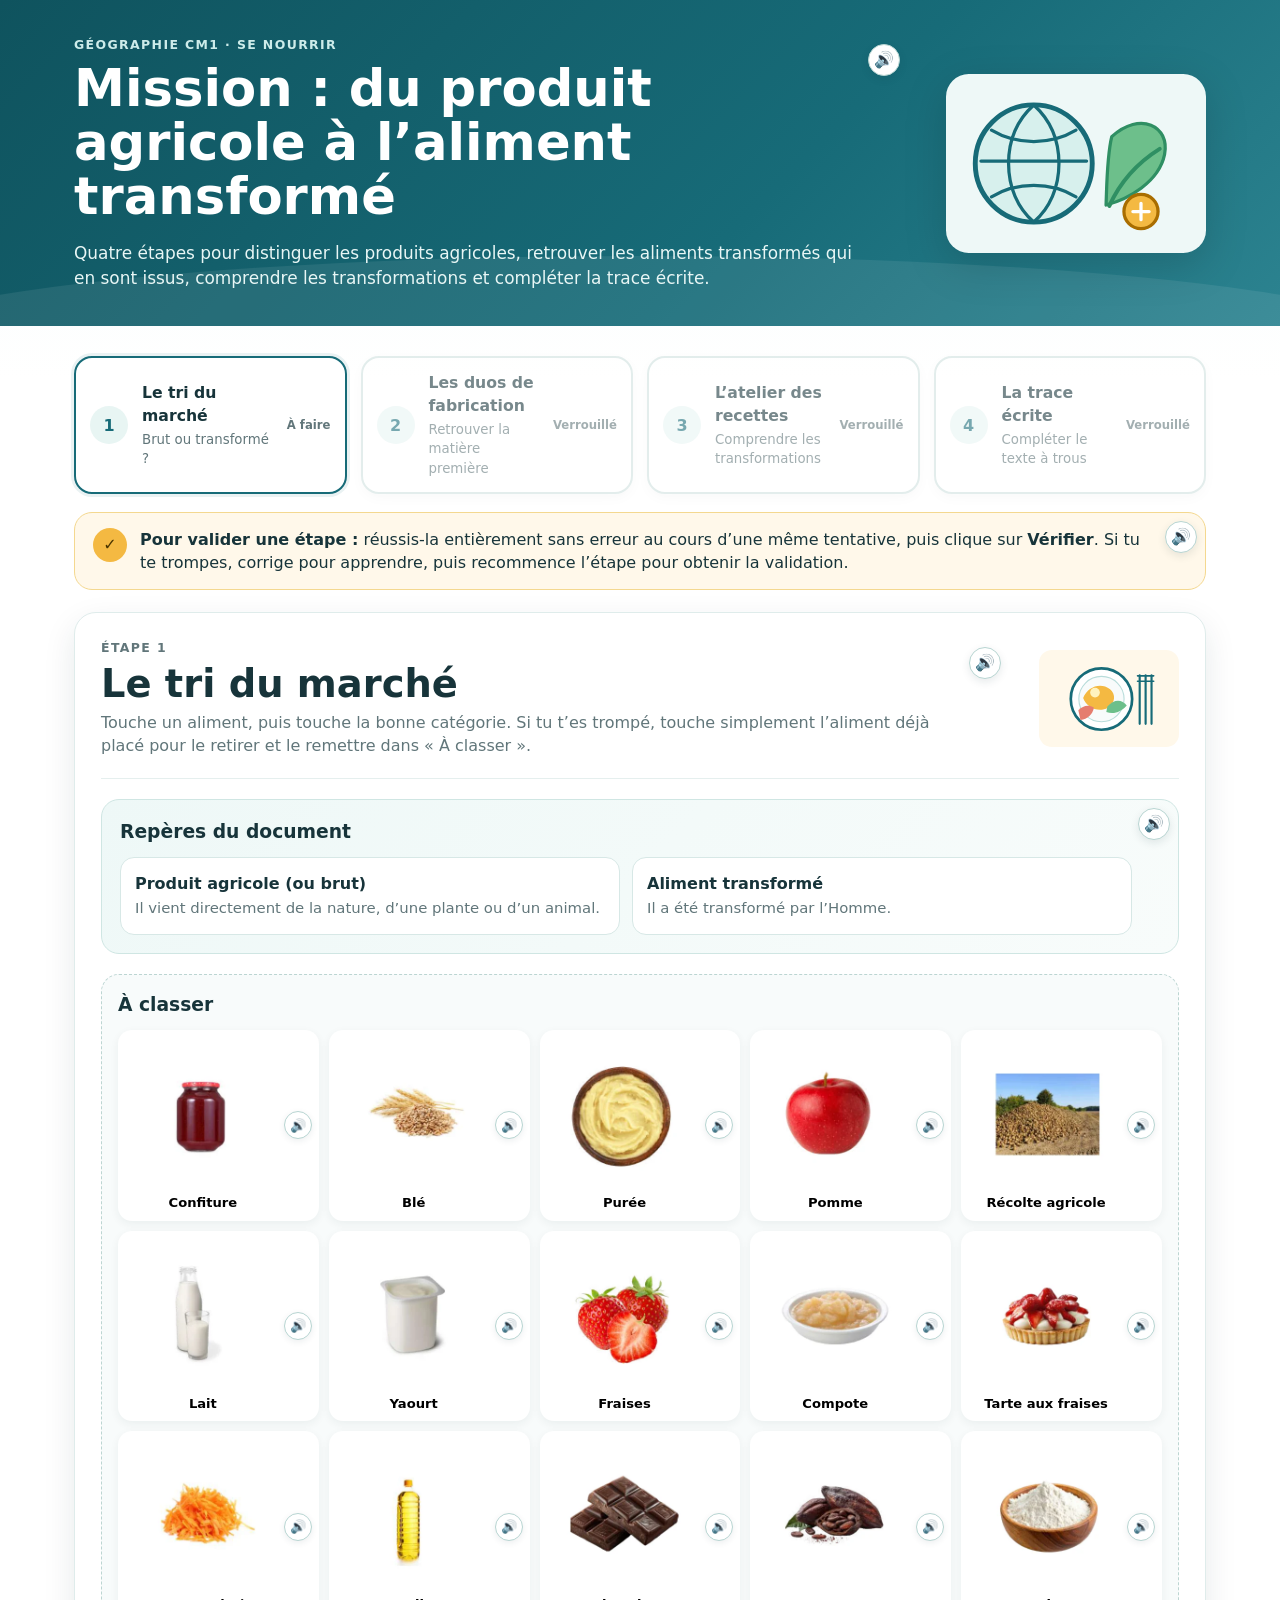
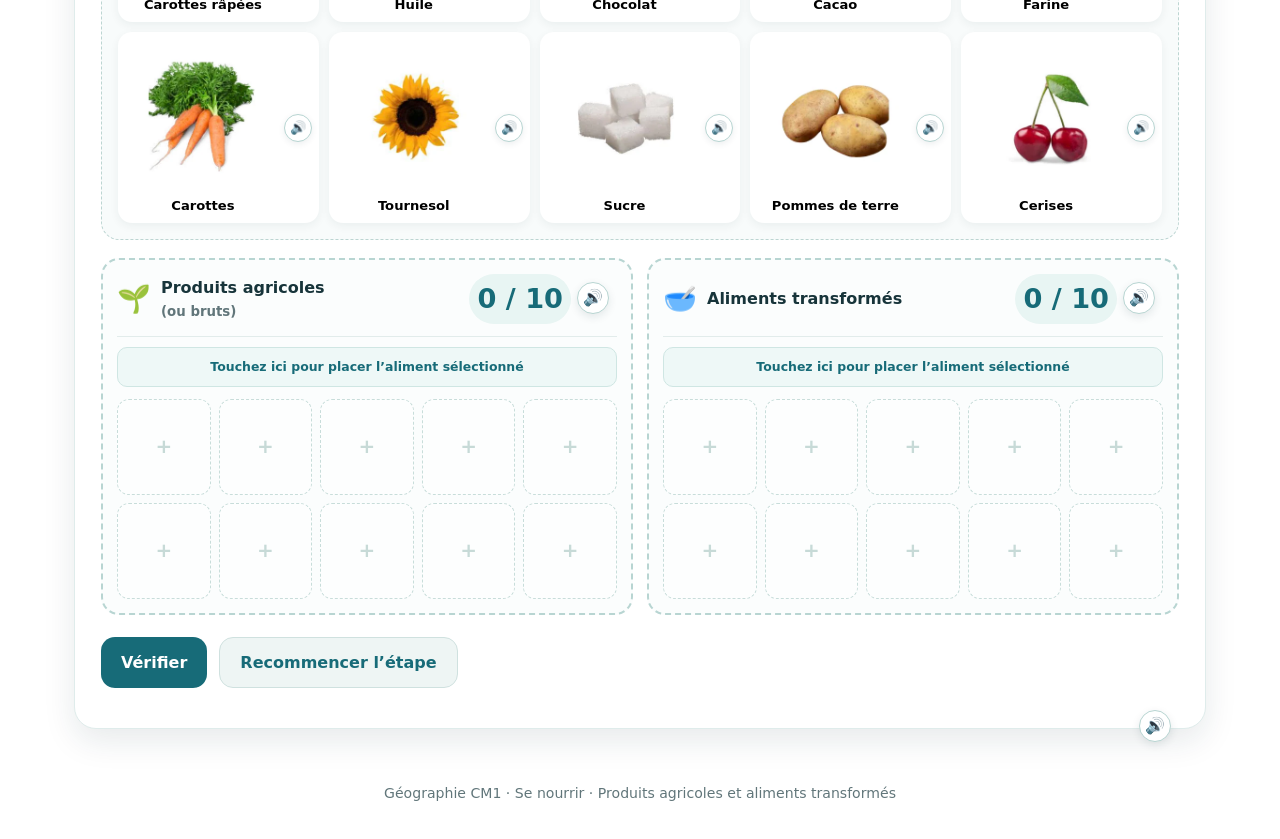
<file: produits-agricoles-transformes/index.html>
<!doctype html>
<html lang="fr">
<head>
  <meta charset="utf-8">
  <meta name="viewport" content="width=device-width, initial-scale=1, viewport-fit=cover">
  <meta name="theme-color" content="#0f5d68">
  <title>Produits agricoles et aliments transformés — Géographie CM1</title>
  <link rel="stylesheet" href="styles.css?v=audio2">
</head>
<body>
  <header class="hero">
    <div class="hero__inner">
      <div class="hero__copy">
        <div class="eyebrow">GÉOGRAPHIE CM1 · SE NOURRIR</div>
        <h1>Mission : du produit agricole à l’aliment transformé</h1>
        <p>Quatre étapes pour distinguer les produits agricoles, retrouver les aliments transformés qui en sont issus, comprendre les transformations et compléter la trace écrite.</p>
      </div>
      <img class="hero__art" src="assets/globe-food.svg" alt="Globe et feuille verte">
    </div>
  </header>

  <main class="shell">
    <section class="mission-board" aria-label="Progression">
      <button class="stage-tab is-active" data-stage="1" aria-current="step">
        <span class="stage-tab__num">1</span>
        <span><strong>Le tri du marché</strong><small>Brut ou transformé ?</small></span>
        <span class="stage-tab__status" data-status="1">À faire</span>
      </button>
      <button class="stage-tab" data-stage="2" disabled>
        <span class="stage-tab__num">2</span>
        <span><strong>Les duos de fabrication</strong><small>Retrouver la matière première</small></span>
        <span class="stage-tab__status" data-status="2">Verrouillé</span>
      </button>
      <button class="stage-tab" data-stage="3" disabled>
        <span class="stage-tab__num">3</span>
        <span><strong>L’atelier des recettes</strong><small>Comprendre les transformations</small></span>
        <span class="stage-tab__status" data-status="3">Verrouillé</span>
      </button>
      <button class="stage-tab" data-stage="4" disabled>
        <span class="stage-tab__num">4</span>
        <span><strong>La trace écrite</strong><small>Compléter le texte à trous</small></span>
        <span class="stage-tab__status" data-status="4">Verrouillé</span>
      </button>
    </section>

    <section class="rule-card" aria-label="Règle du jeu">
      <div class="rule-card__icon">✓</div>
      <div>
        <strong>Pour valider une étape :</strong> réussis-la entièrement sans erreur au cours d’une même tentative, puis clique sur <b>Vérifier</b>. Si tu te trompes, corrige pour apprendre, puis recommence l’étape pour obtenir la validation.
      </div>
    </section>

    <section id="stage-1" class="game-stage" data-stage-panel="1">
      <div class="stage-heading">
        <div>
          <p class="kicker">ÉTAPE 1</p>
          <h2>Le tri du marché</h2>
          <p>Touche un aliment, puis touche la bonne catégorie. Si tu t’es trompé, touche simplement l’aliment déjà placé pour le retirer et le remettre dans « À classer ».</p>
        </div>
        <img src="assets/plate.svg" alt="Assiette et aliments" class="stage-heading__art">
      </div>

      <aside class="source-card">
        <h3>Repères du document</h3>
        <div class="source-grid source-grid--two">
          <div><strong>Produit agricole (ou brut)</strong><span>Il vient directement de la nature, d’une plante ou d’un animal.</span></div>
          <div><strong>Aliment transformé</strong><span>Il a été transformé par l’Homme.</span></div>
        </div>
      </aside>

      <div class="sort-layout">
        <section class="food-bank-wrap">
          <h3>À classer</h3>
          <div id="food-bank" class="food-bank" aria-label="Aliments à classer"></div>
        </section>
        <div class="bins">
          <section class="sort-bin" data-bin="raw" tabindex="0" role="button" aria-label="Placer dans les produits agricoles ou bruts">
            <div class="sort-bin__title"><span>🌱</span><strong>Produits agricoles<br><small>(ou bruts)</small></strong><span class="bin-count" id="count-raw">0 / 10</span></div>
            <div class="drop-hint">Touchez ici pour placer l’aliment sélectionné</div>
            <div class="sort-bin__content" id="bin-raw"></div>
          </section>
          <section class="sort-bin" data-bin="transformed" tabindex="0" role="button" aria-label="Placer dans les aliments transformés">
            <div class="sort-bin__title"><span>🥣</span><strong>Aliments transformés</strong><span class="bin-count" id="count-transformed">0 / 10</span></div>
            <div class="drop-hint">Touchez ici pour placer l’aliment sélectionné</div>
            <div class="sort-bin__content" id="bin-transformed"></div>
          </section>
        </div>
      </div>

      <div class="actions">
        <button class="btn btn--primary" id="check-1">Vérifier</button>
        <button class="btn btn--ghost" id="restart-1">Recommencer l’étape</button>
      </div>
      <div id="feedback-1" class="feedback" aria-live="polite"></div>
    </section>

    <section id="stage-2" class="game-stage is-hidden" data-stage-panel="2">
      <div class="stage-heading">
        <div>
          <p class="kicker">ÉTAPE 2</p>
          <h2>Les duos de fabrication</h2>
          <p>Touche d’abord un produit agricole, puis l’aliment transformé qui peut être fabriqué à partir de lui.</p>
        </div>
        <div class="pair-art" aria-hidden="true">↔</div>
      </div>

      <div class="pair-help"><strong>8 duos à retrouver.</strong> Si tu changes d’avis, touche une carte déjà associée pour libérer le duo.</div>
      <div class="pair-board">
        <div>
          <h3 class="column-title">Produits agricoles</h3>
          <div id="raw-pairs" class="pair-column"></div>
        </div>
        <div>
          <h3 class="column-title">Aliments transformés</h3>
          <div id="transformed-pairs" class="pair-column"></div>
        </div>
      </div>

      <div class="actions">
        <button class="btn btn--primary" id="check-2">Vérifier</button>
        <button class="btn btn--ghost" id="restart-2">Recommencer l’étape</button>
      </div>
      <div id="feedback-2" class="feedback" aria-live="polite"></div>
    </section>

    <section id="stage-3" class="game-stage is-hidden" data-stage-panel="3">
      <div class="stage-heading">
        <div>
          <p class="kicker">ÉTAPE 3</p>
          <h2>L’atelier des recettes</h2>
          <p>Sélectionne toutes les bonnes réponses dans chaque défi, puis vérifie l’ensemble de l’étape.</p>
        </div>
        <div class="recipe-art" aria-hidden="true">🥄</div>
      </div>

      <article class="challenge" data-challenge="apple">
        <div class="challenge__head"><span class="challenge__num">A</span><div><h3>Une pomme peut donner plusieurs aliments transformés</h3><p>Sélectionne les trois exemples donnés dans la séance.</p></div></div>
        <div class="text-chips" id="apple-options"></div>
      </article>

      <article class="challenge" data-challenge="tart">
        <div class="challenge__head"><span class="challenge__num">B</span><div><h3>Quels éléments peuvent servir à fabriquer une tarte aux fraises ?</h3><p>Sélectionne les quatre éléments nécessaires parmi les propositions.</p></div></div>
        <div class="text-chips" id="tart-options"></div>
      </article>

      <article class="challenge" data-challenge="actions">
        <div class="challenge__head"><span class="challenge__num">C</span><div><h3>Transformer des ingrédients</h3><p>Sélectionne les actions indiquées dans la trace écrite pour fabriquer des aliments transformés.</p></div></div>
        <div class="text-chips" id="action-options"></div>
      </article>

      <div class="actions">
        <button class="btn btn--primary" id="check-3">Vérifier</button>
        <button class="btn btn--ghost" id="restart-3">Recommencer l’étape</button>
      </div>
      <div id="feedback-3" class="feedback" aria-live="polite"></div>
    </section>

    <section id="stage-4" class="game-stage is-hidden" data-stage-panel="4">
      <div class="stage-heading">
        <div>
          <p class="kicker">ÉTAPE 4 · TRACE ÉCRITE</p>
          <h2>Complète la trace écrite</h2>
          <p>Touche un mot, puis le trou correspondant. Si tu changes d’avis, touche un mot déjà placé pour le remettre dans la banque.</p>
        </div>
        <div class="trace-art" aria-hidden="true">✎</div>
      </div>

      <aside class="trace-help">
        <strong>12 mots à replacer.</strong> Tous les mots sont utilisés une seule fois et leur ordre change à chaque nouvelle tentative.
      </aside>

      <div id="cloze-bank" class="cloze-bank" aria-label="Mots à replacer"></div>

      <article class="cloze-text" id="cloze-text" aria-label="Trace écrite à compléter">
        <h3>Les aliments transformés</h3>
        <p>
          Les aliments que nous mangeons n’ont pas tous la même <button class="cloze-slot" data-slot="origine" type="button">…</button>.
          Certains sont présents dans la <button class="cloze-slot" data-slot="nature" type="button">…</button>,
          les produits agricoles (ou produits <button class="cloze-slot" data-slot="bruts" type="button">…</button>) :
          les fruits, les légumes, les <button class="cloze-slot" data-slot="oeufs" type="button">…</button>, le lait ou le poisson.
          Ils viennent des <button class="cloze-slot" data-slot="plantes" type="button">…</button> ou des
          <button class="cloze-slot" data-slot="animaux" type="button">…</button>.
          D’autres aliments sont <button class="cloze-slot" data-slot="transformes" type="button">…</button> par l’homme :
          le <button class="cloze-slot" data-slot="pain" type="button">…</button>, les pâtes, le
          <button class="cloze-slot" data-slot="fromage" type="button">…</button>, les yaourts, les biscuits ou les plats préparés.
          Pour les fabriquer, on <button class="cloze-slot" data-slot="coupe" type="button">…</button>, mélange,
          <button class="cloze-slot" data-slot="cuit" type="button">…</button>, ajoute ou
          <button class="cloze-slot" data-slot="conserve" type="button">…</button> des ingrédients.
        </p>
      </article>

      <div class="actions">
        <button class="btn btn--primary" id="check-4">Vérifier</button>
        <button class="btn btn--ghost" id="restart-4">Réinitialiser l’étape</button>
      </div>
      <div id="feedback-4" class="feedback" aria-live="polite"></div>
    </section>

    <section id="final-card" class="final-card is-hidden" aria-live="polite">
      <div class="final-card__badge">★</div>
      <div>
        <p class="kicker">MISSION RÉUSSIE</p>
        <h2>Bravo ! Les quatre étapes sont validées.</h2>
        <p>Tu sais distinguer un produit agricole d’un aliment transformé, expliquer des transformations et compléter la trace écrite.</p>
      </div>
    </section>
  </main>

  <footer class="footer">Géographie CM1 · Se nourrir · Produits agricoles et aliments transformés</footer>
  <script src="app.js?v=9"></script>
  <script src="speech.js?v=audio2"></script>
</body>
</html>
</file>
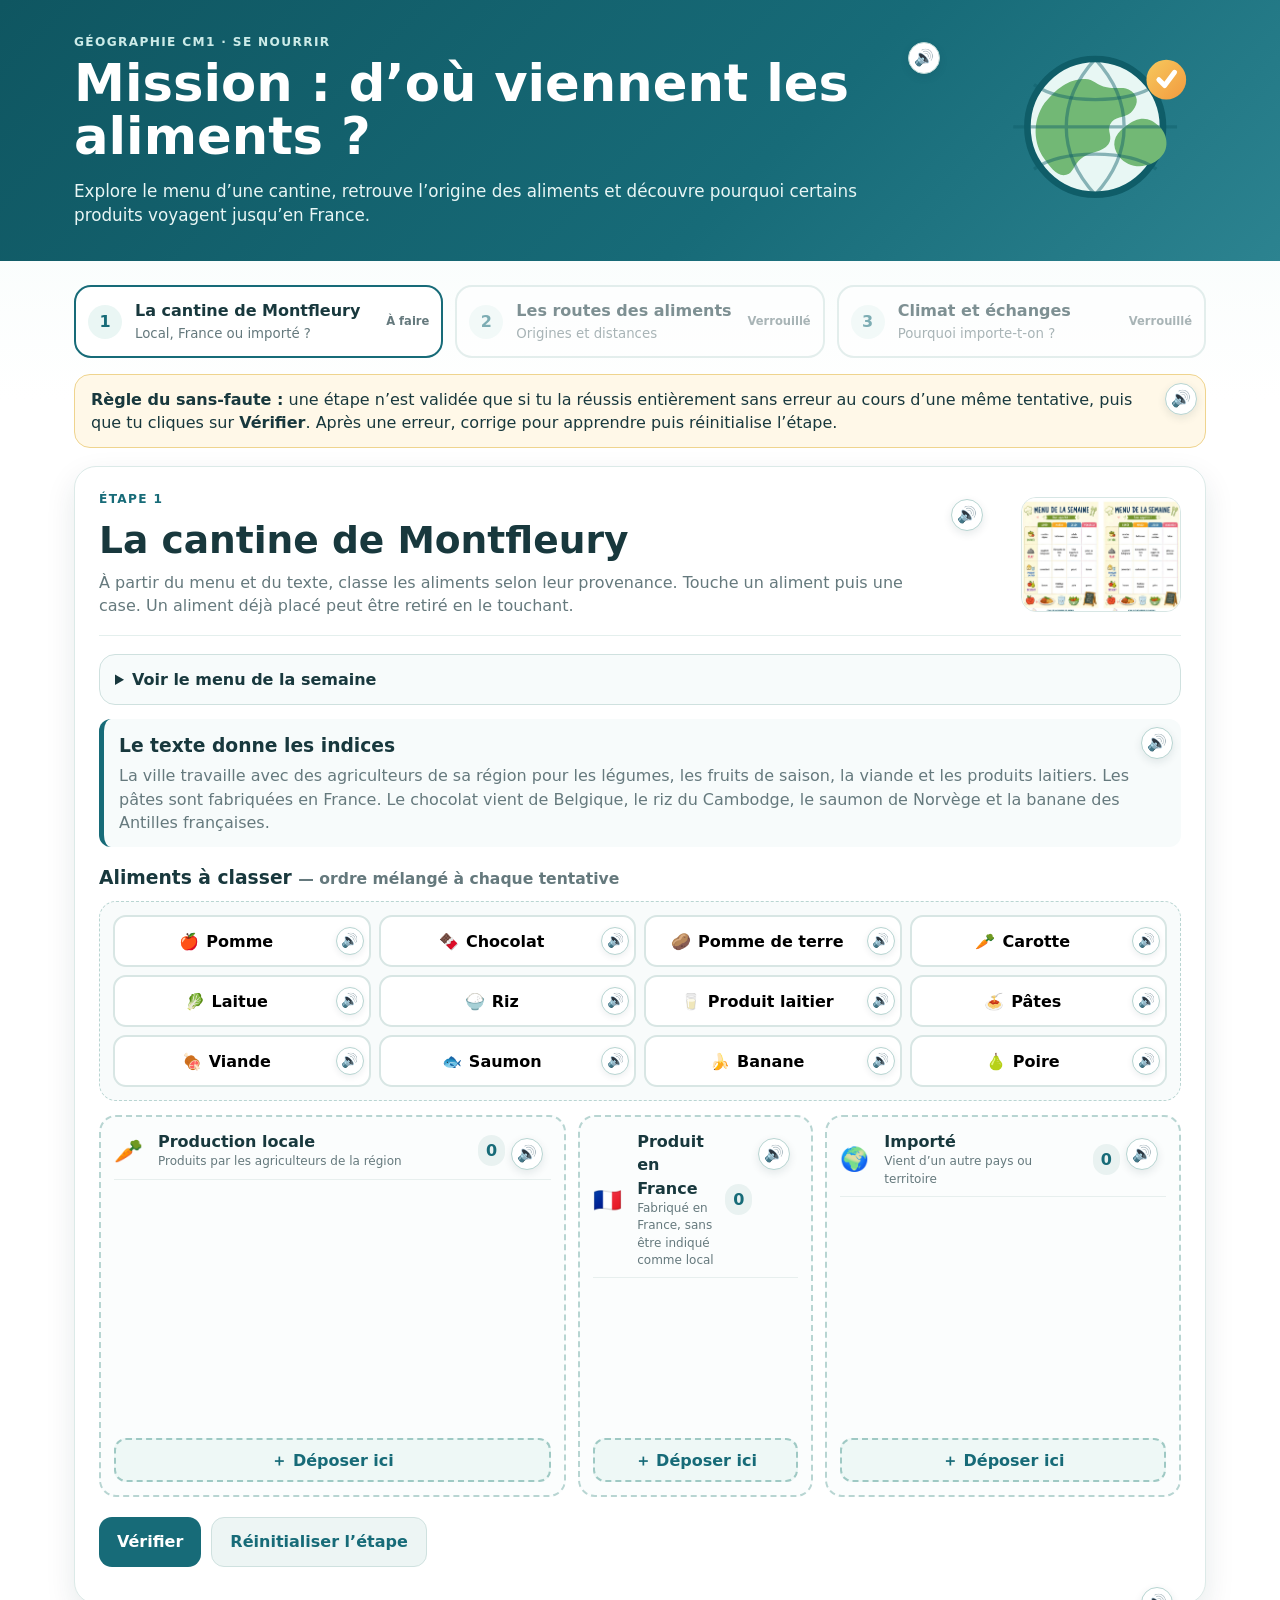
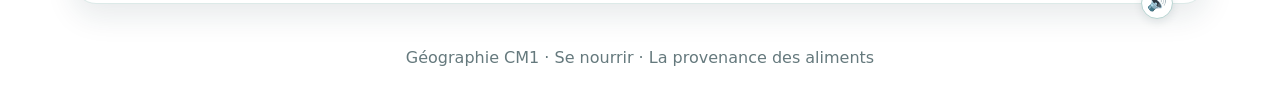
<file: provenance-des-aliments/index.html>
<!doctype html>
<html lang="fr">
<head>
<meta charset="utf-8">
<meta name="viewport" content="width=device-width, initial-scale=1, viewport-fit=cover">
<meta name="theme-color" content="#0f5d68">
<title>La provenance des aliments — Géographie CM1</title>
<link rel="stylesheet" href="styles.css?v=audio1">
</head>
<body>
<header class="hero">
  <div class="hero-inner">
    <div>
      <div class="eyebrow">GÉOGRAPHIE CM1 · SE NOURRIR</div>
      <h1>Mission : d’où viennent les aliments ?</h1>
      <p>Explore le menu d’une cantine, retrouve l’origine des aliments et découvre pourquoi certains produits voyagent jusqu’en France.</p>
    </div>
    <img src="globe.svg" class="hero-art" alt="">
  </div>
</header>

<main class="shell">
  <nav class="progress" aria-label="Progression">
    <button class="tab active" data-go="1"><span>1</span><div><b>La cantine de Montfleury</b><small>Local, France ou importé ?</small></div><em data-status="1">À faire</em></button>
    <button class="tab" data-go="2" disabled><span>2</span><div><b>Les routes des aliments</b><small>Origines et distances</small></div><em data-status="2">Verrouillé</em></button>
    <button class="tab" data-go="3" disabled><span>3</span><div><b>Climat et échanges</b><small>Pourquoi importe-t-on ?</small></div><em data-status="3">Verrouillé</em></button>
  </nav>

  <aside class="rule">
    <strong>Règle du sans-faute :</strong> une étape n’est validée que si tu la réussis entièrement sans erreur au cours d’une même tentative, puis que tu cliques sur <b>Vérifier</b>. Après une erreur, corrige pour apprendre puis réinitialise l’étape.
  </aside>

  <section class="stage" id="stage1">
    <div class="stage-head">
      <div><p class="kicker">ÉTAPE 1</p><h2>La cantine de Montfleury</h2>
      <p>À partir du menu et du texte, classe les aliments selon leur provenance. Touche un aliment puis une case. Un aliment déjà placé peut être retiré en le touchant.</p></div>
      <img src="menu.webp" class="menu-thumb" alt="Menu de la semaine de la cantine">
    </div>

    <details class="docbox">
      <summary>Voir le menu de la semaine</summary>
      <img src="menu.webp" alt="Menu de la semaine">
    </details>

    <div class="source-text">
      <h3>Le texte donne les indices</h3>
      <p>La ville travaille avec des agriculteurs de sa région pour les légumes, les fruits de saison, la viande et les produits laitiers. Les pâtes sont fabriquées en France. Le chocolat vient de Belgique, le riz du Cambodge, le saumon de Norvège et la banane des Antilles françaises.</p>
    </div>

    <h3 class="bank-title">Aliments à classer <small>— ordre mélangé à chaque tentative</small></h3>
    <div id="food-bank" class="bank"></div>

    <div class="three-bins">
      <section class="bin" data-bin="local" tabindex="0">
        <header><span>🥕</span><div><b>Production locale</b><small>Produits par les agriculteurs de la région</small></div><em id="count-local">0</em></header>
        <div class="dropzone" id="bin-local"></div>
        <button class="bin-drop-button" type="button" data-drop-bin="local">＋ Déposer ici</button>
      </section>
      <section class="bin" data-bin="france" tabindex="0">
        <header><span>🇫🇷</span><div><b>Produit en France</b><small>Fabriqué en France, sans être indiqué comme local</small></div><em id="count-france">0</em></header>
        <div class="dropzone" id="bin-france"></div>
        <button class="bin-drop-button" type="button" data-drop-bin="france">＋ Déposer ici</button>
      </section>
      <section class="bin" data-bin="import" tabindex="0">
        <header><span>🌍</span><div><b>Importé</b><small>Vient d’un autre pays ou territoire</small></div><em id="count-import">0</em></header>
        <div class="dropzone" id="bin-import"></div>
        <button class="bin-drop-button" type="button" data-drop-bin="import">＋ Déposer ici</button>
      </section>
    </div>

    <div class="actions"><button class="primary" id="check1">Vérifier</button><button class="secondary" id="reset1">Réinitialiser l’étape</button></div>
    <div class="feedback" id="feedback1" aria-live="polite"></div>
  </section>

  <section class="stage hidden" id="stage2">
    <div class="stage-head">
      <div><p class="kicker">ÉTAPE 2</p><h2>Les routes des aliments</h2>
      <p>Aide-toi du planisphère. Pour chaque lieu d’origine, place le bon aliment et la bonne distance approximative jusqu’à la France.</p></div>
      <div class="bigicon">🗺️</div>
    </div>

    <div class="map-card"><img src="carte.webp" alt="Planisphère indiquant la Belgique, la Norvège, les Antilles françaises et le Cambodge"></div>

    <div class="route-banks">
      <div><h3>Aliments</h3><div id="route-food-bank" class="route-bank"></div></div>
      <div><h3>Distances</h3><div id="distance-bank" class="route-bank"></div></div>
    </div>

    <div id="route-zones" class="route-zones"></div>

    <div class="actions"><button class="primary" id="check2">Vérifier</button><button class="secondary" id="reset2">Réinitialiser l’étape</button></div>
    <div class="feedback" id="feedback2" aria-live="polite"></div>
  </section>

  <section class="stage hidden" id="stage3">
    <div class="stage-head">
      <div><p class="kicker">ÉTAPE 3</p><h2>Climat et échanges</h2>
      <p>Observe la bananeraie puis réponds aux situations. Les questions et les réponses sont mélangées à chaque tentative.</p></div>
      <img src="bananeraie.webp" class="banana-thumb" alt="Bananeraie">
    </div>

    <div class="banana-card">
      <img src="bananeraie.webp" alt="Bananeraie">
      <div><strong>Indice :</strong> le bananier a besoin de beaucoup de chaleur, de lumière et d’eau. Dans de bonnes conditions, autour de 25 à 30 °C, il produit des bananes comestibles.</div>
    </div>

    <div id="quiz3" class="scenario-list"></div>

    <div class="actions"><button class="primary" id="check3">Vérifier</button><button class="secondary" id="reset3">Réinitialiser l’étape</button></div>
    <div class="feedback" id="feedback3" aria-live="polite"></div>
  </section>

  <section id="final" class="final hidden">
    <div>★</div><section><p class="kicker">MISSION RÉUSSIE</p><h2>Bravo !</h2><p>Tu sais expliquer que notre alimentation dépend de la production locale, de la production française et des échanges avec d’autres territoires.</p></section>
  </section>
</main>

<footer>Géographie CM1 · Se nourrir · La provenance des aliments</footer>
<script src="app.js?v=5"></script>
  <script src="speech.js?v=audio1"></script>
</body>
</html>
</file>
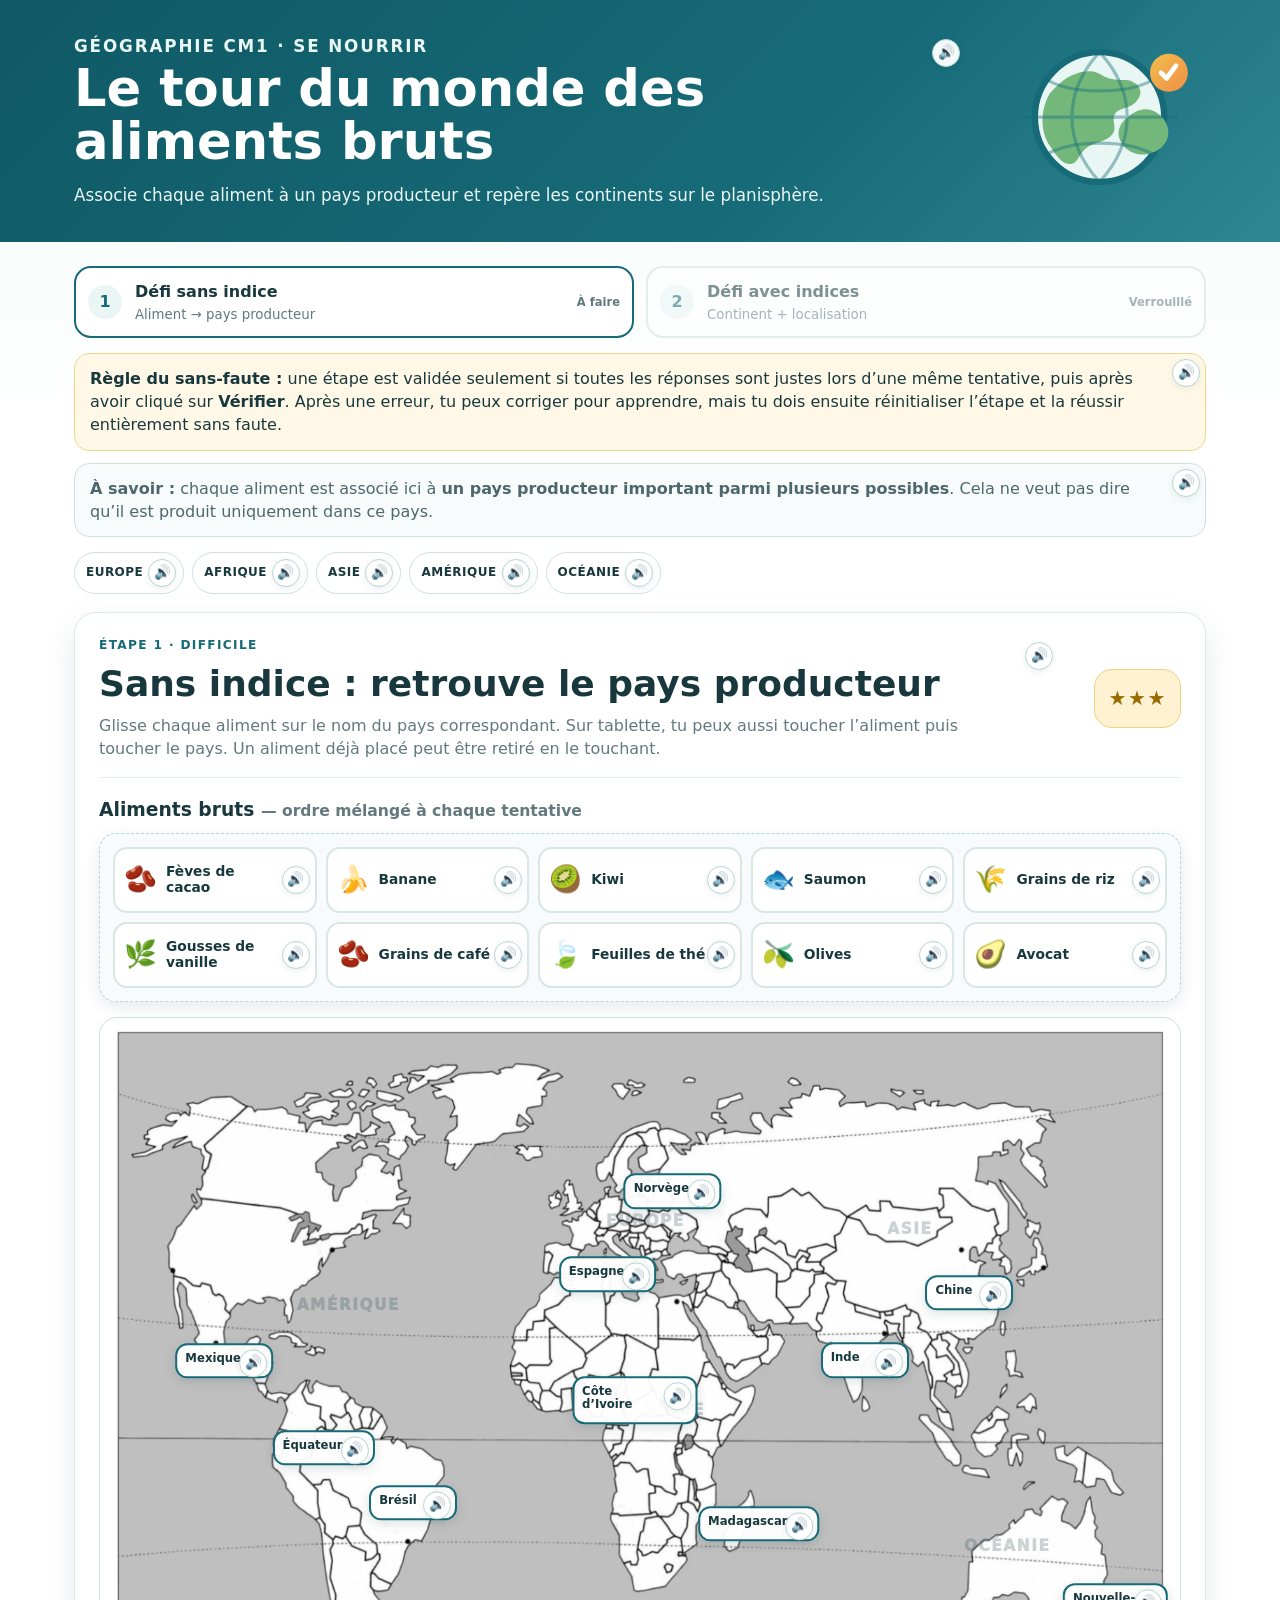
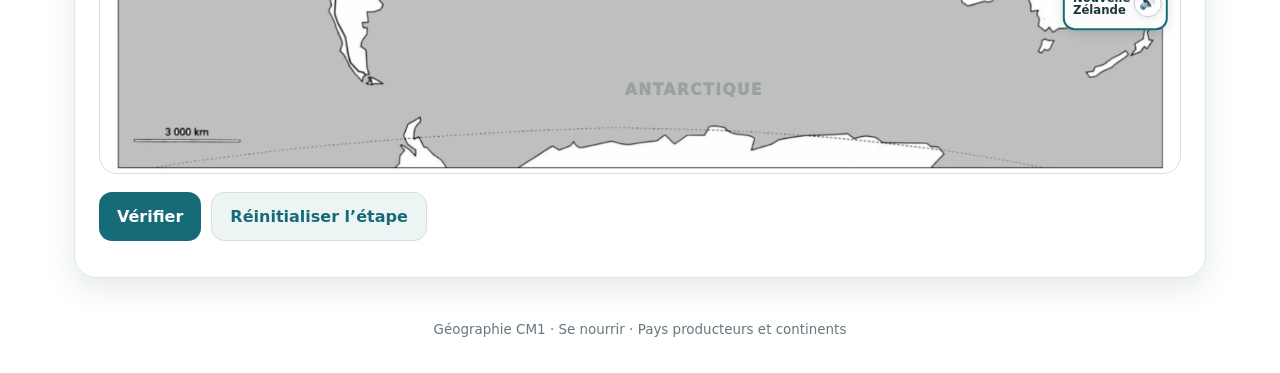
<file: tour-du-monde-aliments-bruts/index.html>
<!doctype html>
<html lang="fr">
<head>
<meta charset="utf-8">
<meta name="viewport" content="width=device-width,initial-scale=1,viewport-fit=cover">
<meta name="theme-color" content="#176b78">
<title>Le tour du monde des aliments bruts — Géographie CM1</title>
<link rel="stylesheet" href="styles.css?v=1">
</head>
<body>
<header class="hero">
  <div class="hero__inner">
    <div class="hero__copy readable">
      <p class="eyebrow">GÉOGRAPHIE CM1 · SE NOURRIR</p>
      <h1>Le tour du monde des aliments bruts</h1>
      <p>Associe chaque aliment à un pays producteur et repère les continents sur le planisphère.</p>
    </div>
    <img src="globe.svg" class="hero__art" alt="">
  </div>
</header>

<main class="shell">
  <nav class="stage-tabs" aria-label="Étapes du jeu">
    <button class="stage-tab is-active" data-stage="1">
      <span class="stage-tab__num">1</span>
      <span><strong>Défi sans indice</strong><small>Aliment → pays producteur</small></span>
      <em data-status="1">À faire</em>
    </button>
    <button class="stage-tab" data-stage="2" disabled>
      <span class="stage-tab__num">2</span>
      <span><strong>Défi avec indices</strong><small>Continent + localisation</small></span>
      <em data-status="2">Verrouillé</em>
    </button>
  </nav>

  <aside class="rule-card readable">
    <strong>Règle du sans-faute :</strong>
    une étape est validée seulement si toutes les réponses sont justes lors d’une même tentative,
    puis après avoir cliqué sur <b>Vérifier</b>. Après une erreur, tu peux corriger pour apprendre,
    mais tu dois ensuite réinitialiser l’étape et la réussir entièrement sans faute.
  </aside>

  <aside class="source-note readable">
    <strong>À savoir :</strong> chaque aliment est associé ici à <b>un pays producteur important parmi plusieurs possibles</b>.
    Cela ne veut pas dire qu’il est produit uniquement dans ce pays.
  </aside>

  <section class="continent-strip" aria-label="Continents repères">
    <span class="continent-chip" data-speak="Europe">EUROPE <button class="speaker" type="button" data-speak="Europe" aria-label="Lire Europe">🔊</button></span>
    <span class="continent-chip" data-speak="Afrique">AFRIQUE <button class="speaker" type="button" data-speak="Afrique" aria-label="Lire Afrique">🔊</button></span>
    <span class="continent-chip" data-speak="Asie">ASIE <button class="speaker" type="button" data-speak="Asie" aria-label="Lire Asie">🔊</button></span>
    <span class="continent-chip" data-speak="Amérique">AMÉRIQUE <button class="speaker" type="button" data-speak="Amérique" aria-label="Lire Amérique">🔊</button></span>
    <span class="continent-chip" data-speak="Océanie">OCÉANIE <button class="speaker" type="button" data-speak="Océanie" aria-label="Lire Océanie">🔊</button></span>
  </section>

  <section id="stage-1" class="stage">
    <div class="stage-heading">
      <div class="readable">
        <p class="kicker">ÉTAPE 1 · DIFFICILE</p>
        <h2>Sans indice : retrouve le pays producteur</h2>
        <p>Glisse chaque aliment sur le nom du pays correspondant. Sur tablette, tu peux aussi toucher l’aliment puis toucher le pays. Un aliment déjà placé peut être retiré en le touchant.</p>
      </div>
      <div class="difficulty">★★★</div>
    </div>

    <h3 class="bank-title">Aliments bruts <small>— ordre mélangé à chaque tentative</small></h3>
    <div id="food-bank-1" class="food-bank"></div>

    <div class="map-hint readable">↔ Sur tablette ou téléphone, fais défiler la carte horizontalement si nécessaire.</div>
    <div class="map-scroll">
      <div id="map-1" class="map-canvas"></div>
    </div>

    <div class="actions">
      <button class="btn btn--primary" id="check-1" type="button">Vérifier</button>
      <button class="btn btn--ghost" id="reset-1" type="button">Réinitialiser l’étape</button>
    </div>
    <div id="feedback-1" class="feedback" aria-live="polite"></div>
  </section>

  <section id="stage-2" class="stage is-hidden">
    <div class="stage-heading">
      <div class="readable">
        <p class="kicker">ÉTAPE 2 · AVEC INDICES</p>
        <h2>Enquête géographique</h2>
        <p>Pour chaque aliment, utilise les indices pour retrouver son pays producteur. Le premier indice donne le continent ; les suivants précisent la localisation. Essaie d’utiliser le moins d’indices possible.</p>
      </div>
      <div class="difficulty difficulty--easy">★★☆</div>
    </div>

    <div id="clue-panel" class="clue-panel"></div>

    <div class="map-hint readable">↔ Sur tablette ou téléphone, fais défiler la carte horizontalement si nécessaire.</div>
    <div class="map-scroll">
      <div id="map-2" class="map-canvas"></div>
    </div>

    <div class="review-wrap">
      <h3>Revoir mes réponses</h3>
      <div id="review-strip" class="review-strip"></div>
    </div>

    <div class="actions">
      <button class="btn btn--primary" id="check-2" type="button">Vérifier</button>
      <button class="btn btn--ghost" id="reset-2" type="button">Réinitialiser l’étape</button>
    </div>
    <div id="feedback-2" class="feedback" aria-live="polite"></div>
  </section>

  <section id="final-card" class="final-card is-hidden">
    <div class="final-star">★</div>
    <div class="readable">
      <p class="kicker">MISSION RÉUSSIE</p>
      <h2>Le tour du monde est terminé !</h2>
      <p>Tu sais associer des aliments bruts à des pays producteurs et situer ces pays dans les grands continents.</p>
    </div>
  </section>

  <section id="knowledge-summary" class="knowledge-summary is-hidden">
    <div class="readable">
      <p class="kicker">À RETENIR</p>
      <h2>Les associations du jeu</h2>
      <p>Ces pays sont des exemples de pays producteurs : les mêmes aliments peuvent aussi être produits ailleurs dans le monde.</p>
    </div>
    <div id="summary-grid" class="summary-grid"></div>
  </section>
</main>

<footer>
  Géographie CM1 · Se nourrir · Pays producteurs et continents
</footer>
<script src="app.js?v=1"></script>
<script src="speech.js?v=1"></script>
</body>
</html>
</file>
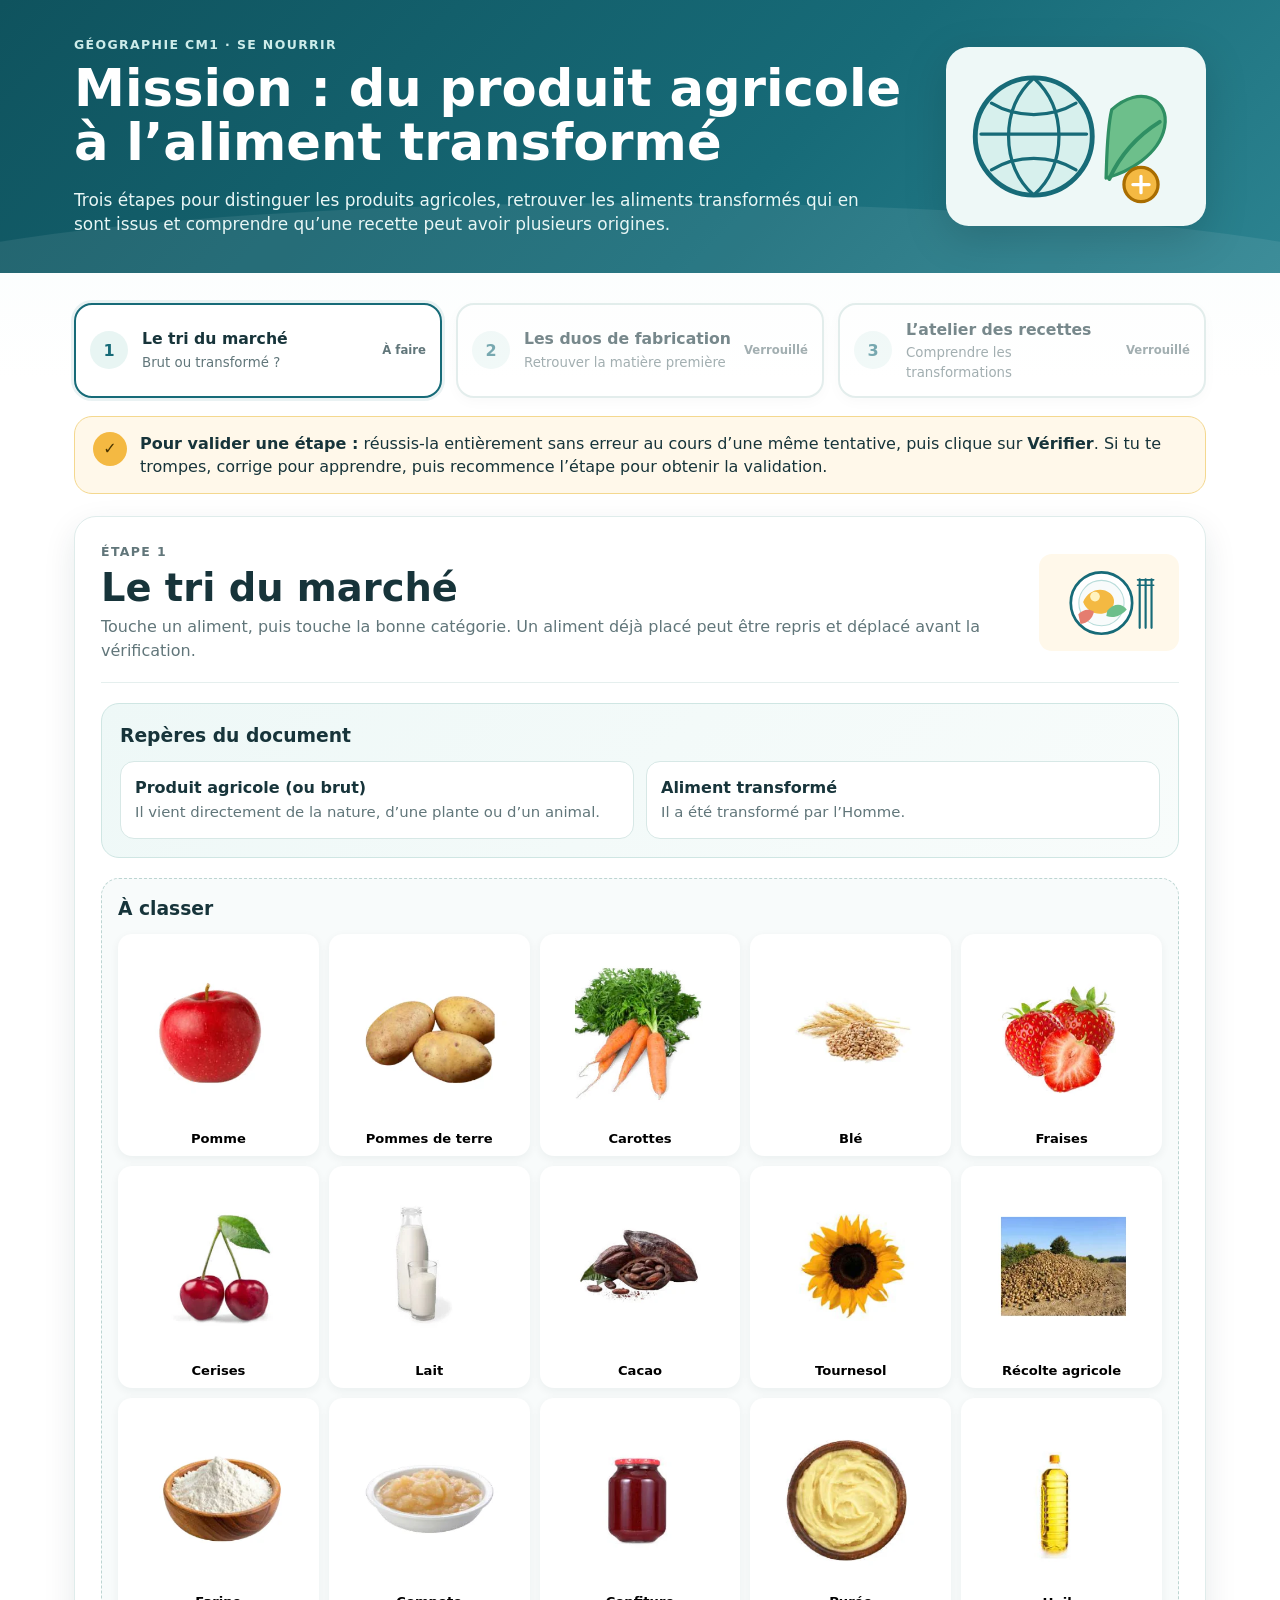
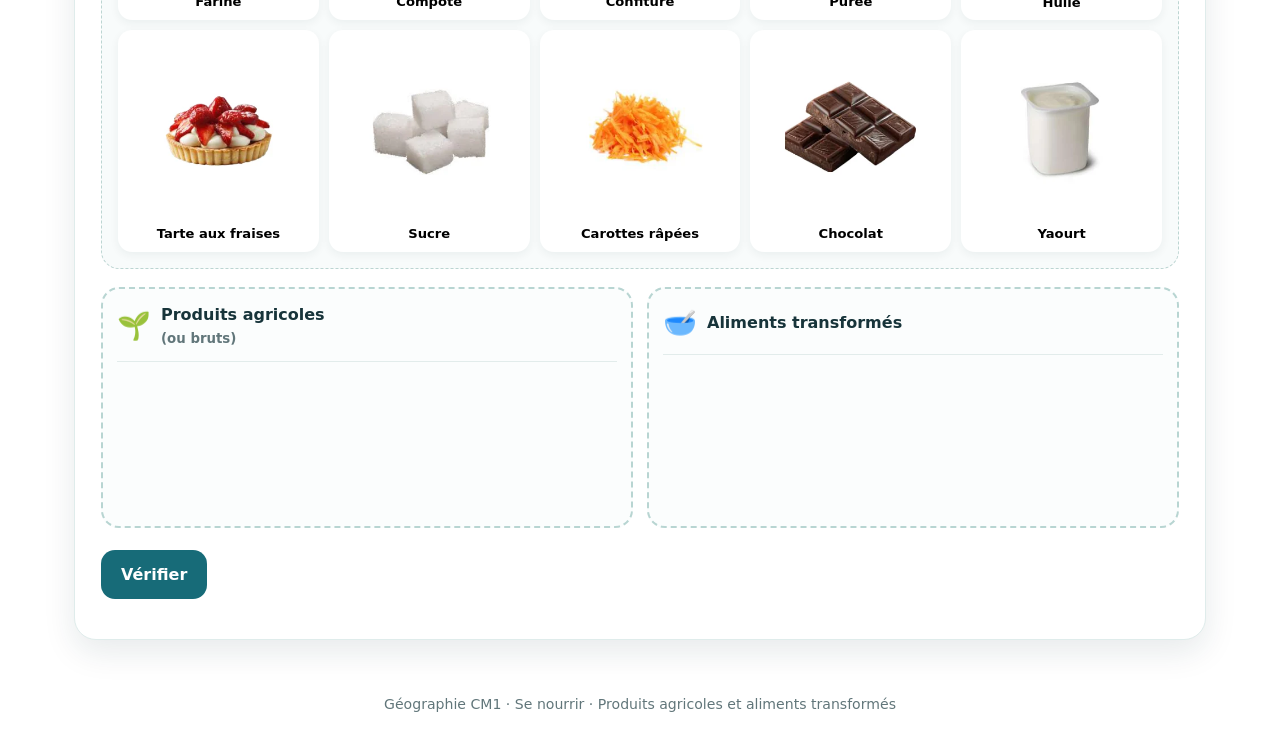
<file: produits-agricoles-transformes/produits-agricoles-transformes/index.html>
<!doctype html>
<html lang="fr">
<head>
  <meta charset="utf-8">
  <meta name="viewport" content="width=device-width, initial-scale=1, viewport-fit=cover">
  <meta name="theme-color" content="#0f5d68">
  <title>Produits agricoles et aliments transformés — Géographie CM1</title>
  <link rel="stylesheet" href="styles.css">
</head>
<body>
  <header class="hero">
    <div class="hero__inner">
      <div class="hero__copy">
        <div class="eyebrow">GÉOGRAPHIE CM1 · SE NOURRIR</div>
        <h1>Mission : du produit agricole à l’aliment transformé</h1>
        <p>Trois étapes pour distinguer les produits agricoles, retrouver les aliments transformés qui en sont issus et comprendre qu’une recette peut avoir plusieurs origines.</p>
      </div>
      <img class="hero__art" src="assets/globe-food.svg" alt="Globe et feuille verte">
    </div>
  </header>

  <main class="shell">
    <section class="mission-board" aria-label="Progression">
      <button class="stage-tab is-active" data-stage="1" aria-current="step">
        <span class="stage-tab__num">1</span>
        <span><strong>Le tri du marché</strong><small>Brut ou transformé ?</small></span>
        <span class="stage-tab__status" data-status="1">À faire</span>
      </button>
      <button class="stage-tab" data-stage="2" disabled>
        <span class="stage-tab__num">2</span>
        <span><strong>Les duos de fabrication</strong><small>Retrouver la matière première</small></span>
        <span class="stage-tab__status" data-status="2">Verrouillé</span>
      </button>
      <button class="stage-tab" data-stage="3" disabled>
        <span class="stage-tab__num">3</span>
        <span><strong>L’atelier des recettes</strong><small>Comprendre les transformations</small></span>
        <span class="stage-tab__status" data-status="3">Verrouillé</span>
      </button>
    </section>

    <section class="rule-card" aria-label="Règle du jeu">
      <div class="rule-card__icon">✓</div>
      <div>
        <strong>Pour valider une étape :</strong> réussis-la entièrement sans erreur au cours d’une même tentative, puis clique sur <b>Vérifier</b>. Si tu te trompes, corrige pour apprendre, puis recommence l’étape pour obtenir la validation.
      </div>
    </section>

    <section id="stage-1" class="game-stage" data-stage-panel="1">
      <div class="stage-heading">
        <div>
          <p class="kicker">ÉTAPE 1</p>
          <h2>Le tri du marché</h2>
          <p>Touche un aliment, puis touche la bonne catégorie. Un aliment déjà placé peut être repris et déplacé avant la vérification.</p>
        </div>
        <img src="assets/plate.svg" alt="Assiette et aliments" class="stage-heading__art">
      </div>

      <aside class="source-card">
        <h3>Repères du document</h3>
        <div class="source-grid source-grid--two">
          <div><strong>Produit agricole (ou brut)</strong><span>Il vient directement de la nature, d’une plante ou d’un animal.</span></div>
          <div><strong>Aliment transformé</strong><span>Il a été transformé par l’Homme.</span></div>
        </div>
      </aside>

      <div class="sort-layout">
        <section class="food-bank-wrap">
          <h3>À classer</h3>
          <div id="food-bank" class="food-bank" aria-label="Aliments à classer"></div>
        </section>
        <div class="bins">
          <section class="sort-bin" data-bin="raw" tabindex="0" role="button" aria-label="Placer dans les produits agricoles ou bruts">
            <div class="sort-bin__title"><span>🌱</span><strong>Produits agricoles<br><small>(ou bruts)</small></strong></div>
            <div class="sort-bin__content" id="bin-raw"></div>
          </section>
          <section class="sort-bin" data-bin="transformed" tabindex="0" role="button" aria-label="Placer dans les aliments transformés">
            <div class="sort-bin__title"><span>🥣</span><strong>Aliments transformés</strong></div>
            <div class="sort-bin__content" id="bin-transformed"></div>
          </section>
        </div>
      </div>

      <div class="actions">
        <button class="btn btn--primary" id="check-1">Vérifier</button>
        <button class="btn btn--ghost is-hidden" id="restart-1">Recommencer l’étape</button>
      </div>
      <div id="feedback-1" class="feedback" aria-live="polite"></div>
    </section>

    <section id="stage-2" class="game-stage is-hidden" data-stage-panel="2">
      <div class="stage-heading">
        <div>
          <p class="kicker">ÉTAPE 2</p>
          <h2>Les duos de fabrication</h2>
          <p>Touche d’abord un produit agricole, puis l’aliment transformé qui peut être fabriqué à partir de lui.</p>
        </div>
        <div class="pair-art" aria-hidden="true">↔</div>
      </div>

      <div class="pair-help"><strong>8 duos à retrouver.</strong> Si tu changes d’avis, touche une carte déjà associée pour libérer le duo.</div>
      <div class="pair-board">
        <div>
          <h3 class="column-title">Produits agricoles</h3>
          <div id="raw-pairs" class="pair-column"></div>
        </div>
        <div>
          <h3 class="column-title">Aliments transformés</h3>
          <div id="transformed-pairs" class="pair-column"></div>
        </div>
      </div>

      <div class="actions">
        <button class="btn btn--primary" id="check-2">Vérifier</button>
        <button class="btn btn--ghost is-hidden" id="restart-2">Recommencer l’étape</button>
      </div>
      <div id="feedback-2" class="feedback" aria-live="polite"></div>
    </section>

    <section id="stage-3" class="game-stage is-hidden" data-stage-panel="3">
      <div class="stage-heading">
        <div>
          <p class="kicker">ÉTAPE 3</p>
          <h2>L’atelier des recettes</h2>
          <p>Sélectionne toutes les bonnes réponses dans chaque défi, puis vérifie l’ensemble de l’étape.</p>
        </div>
        <div class="recipe-art" aria-hidden="true">🥄</div>
      </div>

      <article class="challenge" data-challenge="apple">
        <div class="challenge__head"><span class="challenge__num">A</span><div><h3>Une pomme peut donner plusieurs aliments transformés</h3><p>Sélectionne les trois exemples donnés dans la séance.</p></div></div>
        <div class="text-chips" id="apple-options"></div>
      </article>

      <article class="challenge" data-challenge="tart">
        <div class="challenge__head"><span class="challenge__num">B</span><div><h3>Une tarte aux fraises peut avoir plusieurs produits agricoles à l’origine</h3><p>Sélectionne les deux produits cités dans la séance.</p></div></div>
        <div class="mini-food-grid" id="tart-options"></div>
      </article>

      <article class="challenge" data-challenge="actions">
        <div class="challenge__head"><span class="challenge__num">C</span><div><h3>Transformer des ingrédients</h3><p>Sélectionne les actions indiquées dans la trace écrite pour fabriquer des aliments transformés.</p></div></div>
        <div class="text-chips" id="action-options"></div>
      </article>

      <div class="actions">
        <button class="btn btn--primary" id="check-3">Vérifier</button>
        <button class="btn btn--ghost is-hidden" id="restart-3">Recommencer l’étape</button>
      </div>
      <div id="feedback-3" class="feedback" aria-live="polite"></div>
    </section>

    <section id="final-card" class="final-card is-hidden" aria-live="polite">
      <div class="final-card__badge">★</div>
      <div>
        <p class="kicker">MISSION RÉUSSIE</p>
        <h2>Bravo ! Les trois étapes sont validées.</h2>
        <p>Tu sais distinguer un produit agricole d’un aliment transformé et retrouver l’origine de plusieurs aliments.</p>
      </div>
    </section>
  </main>

  <footer class="footer">Géographie CM1 · Se nourrir · Produits agricoles et aliments transformés</footer>
  <script src="app.js"></script>
</body>
</html>
</file>
<file: apports-alimentaires-inegaux/styles.css>
:root{
  --ink:#17343a;
  --muted:#61767a;
  --teal:#176b78;
  --teal-dark:#0f535e;
  --teal-soft:#e8f5f3;
  --gold:#f4b942;
  --cream:#fff8ea;
  --paper:#ffffff;
  --line:#cfe1df;
  --ok:#2f8f63;
  --ok-soft:#eaf7ef;
  --bad:#b94343;
  --bad-soft:#fff0ef;
  --shadow:0 12px 32px rgba(23,52,58,.10);
  --radius:22px;
}
*{box-sizing:border-box}
html{scroll-behavior:smooth}
body{margin:0;font-family:Inter,ui-rounded,"Avenir Next",Avenir,"Segoe UI",system-ui,sans-serif;color:var(--ink);background:linear-gradient(180deg,#f4fbfa 0,#fff 380px);line-height:1.45}
button,input{font:inherit}
button{touch-action:manipulation}
.hero{background:linear-gradient(135deg,var(--teal-dark),var(--teal) 60%,#2c8390);color:#fff;position:relative;overflow:hidden}
.hero:after{content:"";position:absolute;inset:auto -12% -120px -12%;height:190px;background:rgba(255,255,255,.08);border-radius:50% 50% 0 0}
.hero__inner{max-width:1180px;margin:0 auto;padding:36px 24px;display:grid;grid-template-columns:1fr 270px;gap:28px;align-items:center;position:relative;z-index:1}
.eyebrow,.kicker{font-weight:900;letter-spacing:.11em;font-size:.78rem}
.eyebrow{color:#cdecea;margin-bottom:8px}
h1{font-size:clamp(2rem,4vw,3.4rem);line-height:1.05;margin:.15em 0 .35em;max-width:850px}
.hero p{font-size:1.06rem;max-width:800px;margin:0;color:#e8f6f5}
.hero__art{width:100%;max-width:260px;justify-self:end;filter:drop-shadow(0 12px 20px rgba(0,0,0,.14))}
.shell{max-width:1180px;margin:0 auto;padding:26px 24px 54px}
.mission-board{display:grid;grid-template-columns:repeat(3,1fr);gap:14px;margin:4px 0 18px}
.stage-tab{border:2px solid var(--line);background:#fff;border-radius:18px;padding:14px;text-align:left;display:grid;grid-template-columns:42px 1fr auto;gap:10px;align-items:center;color:var(--ink);box-shadow:0 4px 14px rgba(23,52,58,.05);min-height:86px;cursor:pointer}
.stage-tab:disabled{opacity:.58;cursor:not-allowed}
.stage-tab.is-active{border-color:var(--teal);box-shadow:0 0 0 3px rgba(23,107,120,.09)}
.stage-tab.is-done{border-color:var(--ok);background:var(--ok-soft)}
.stage-tab__num{width:38px;height:38px;border-radius:50%;display:grid;place-items:center;background:var(--teal-soft);color:var(--teal);font-weight:900}
.stage-tab.is-done .stage-tab__num{background:var(--ok);color:#fff}
.stage-tab strong{display:block;font-size:.98rem}
.stage-tab small{display:block;color:var(--muted);margin-top:2px}
.stage-tab__status{font-size:.73rem;font-weight:900;color:var(--muted);white-space:nowrap}
.rule-card{background:var(--cream);border:1px solid #f4d88f;border-radius:18px;padding:15px 18px;display:flex;gap:13px;align-items:flex-start;margin-bottom:22px}
.rule-card__icon{flex:0 0 34px;width:34px;height:34px;border-radius:50%;display:grid;place-items:center;background:var(--gold);color:#4a3500;font-weight:900}
.game-stage{background:var(--paper);border:1px solid #dfeceb;border-radius:var(--radius);box-shadow:var(--shadow);padding:26px;margin-top:18px}
.is-hidden{display:none!important}
.stage-heading{display:grid;grid-template-columns:1fr 150px;gap:20px;align-items:center;border-bottom:1px solid #e5efee;padding-bottom:20px;margin-bottom:20px}
.stage-heading h2,.final-card h2{font-size:clamp(1.7rem,3vw,2.4rem);margin:.1em 0 .15em;line-height:1.1}
.stage-heading p{margin:0;color:var(--muted)}
.kicker{color:var(--teal);margin:0 0 6px!important}
.stage-heading__art{width:140px;justify-self:end}
.source-card{background:linear-gradient(135deg,#eef8f7,#f8fcfb);border:1px solid #cfe6e3;border-radius:18px;padding:18px;margin-bottom:20px}
.source-card h3{margin:0 0 12px}
.source-grid{display:grid;grid-template-columns:repeat(3,1fr);gap:12px}
.source-grid>div{background:#fff;border:1px solid #dfeceb;border-radius:14px;padding:14px;display:flex;flex-direction:column;gap:4px;min-height:92px}
.source-grid span{color:var(--muted)}
.source-big{font-size:1.55rem!important;color:var(--teal)!important;font-weight:900}
.source-card--compact p{margin:0}
.question-list{display:grid;gap:16px}
.question-card{border:1px solid #dfe8e7;border-radius:18px;padding:18px;background:#fff}
.question-card h3{font-size:1.03rem;margin:0 0 12px;display:flex;gap:10px;align-items:flex-start}
.qnum{display:inline-grid;place-items:center;min-width:29px;height:29px;border-radius:50%;background:var(--teal);color:#fff;font-size:.84rem}
.option-grid{display:grid;grid-template-columns:repeat(auto-fit,minmax(210px,1fr));gap:10px}
.option{display:flex;gap:10px;align-items:flex-start;padding:12px 13px;border:2px solid #dfe8e7;border-radius:14px;cursor:pointer;background:#fff;transition:.16s ease}
.option:hover{border-color:#9fc9c4}
.option input{margin-top:3px;transform:scale(1.18)}
.option.is-correct{border-color:var(--ok);background:var(--ok-soft)}
.option.is-wrong{border-color:var(--bad);background:var(--bad-soft)}
.actions{display:flex;gap:12px;flex-wrap:wrap;margin-top:22px}
.btn{border:0;border-radius:14px;padding:13px 20px;font-weight:900;cursor:pointer;min-height:50px}
.btn--primary{background:var(--teal);color:#fff;box-shadow:0 6px 14px rgba(23,107,120,.18)}
.btn--primary:hover{background:var(--teal-dark)}
.btn--ghost{background:#fff;border:2px solid var(--teal);color:var(--teal)}
.feedback{margin-top:14px;border-radius:14px;font-weight:700}
.feedback:not(:empty){padding:13px 15px}
.feedback.ok{background:var(--ok-soft);color:#1f6e49;border:1px solid #a9dac0}
.feedback.bad{background:var(--bad-soft);color:#8f3333;border:1px solid #efc0bd}
.feedback.train{background:#fff6dd;color:#785900;border:1px solid #edd38d}
.meter-art{width:112px;height:112px;border:14px solid #d9ece9;border-top-color:var(--gold);border-right-color:var(--teal);border-radius:50%;display:grid;place-items:center;justify-self:end;transform:rotate(-10deg)}
.meter-art span{transform:rotate(10deg);font-weight:900;color:var(--teal);font-size:1.2rem}
.country-grid{display:grid;grid-template-columns:repeat(2,1fr);gap:16px}
.country-card{border:1px solid #dfe8e7;border-radius:18px;padding:17px;background:#fff;position:relative}
.country-card.is-correct{border:2px solid var(--ok);background:var(--ok-soft)}
.country-card.is-wrong{border:2px solid var(--bad);background:var(--bad-soft)}
.country-title{display:flex;align-items:center;gap:10px;margin-bottom:10px}
.flag{font-size:1.7rem}
.country-title h3{margin:0;font-size:1.08rem}
.calorie-lines{display:grid;gap:6px;margin:12px 0 14px}
.calorie-line{display:flex;justify-content:space-between;gap:14px;padding:7px 9px;background:#f7faf9;border-radius:10px}
.calorie-line span:last-child{font-weight:800;white-space:nowrap}
.answer-row{display:grid;grid-template-columns:1fr 125px auto;gap:10px;align-items:center;border-top:1px dashed #cadbd8;padding-top:13px}
.answer-row label{font-weight:800}
.answer-row input{width:100%;border:2px solid #cfdedc;border-radius:12px;padding:10px;text-align:center;font-weight:900;color:var(--ink);background:#fff}
.answer-row input:focus{outline:3px solid rgba(23,107,120,.12);border-color:var(--teal)}
.answer-unit{color:var(--muted);font-size:.9rem}
.diagnostic-art{width:92px;height:92px;border-radius:50%;display:grid;place-items:center;justify-self:end;background:var(--cream);border:3px solid var(--gold);color:#9a6b00;font-size:3rem;font-weight:900}
.definition-strip{display:grid;grid-template-columns:1fr 1fr;gap:14px;margin-bottom:18px}
.definition-strip>div{padding:14px;border-radius:15px;background:#f7fbfa;border:1px solid #dcebea}
.definition-strip strong,.definition-strip span{display:block}.definition-strip span{color:var(--muted);margin-top:4px}
.totals-strip{display:grid;grid-template-columns:repeat(4,1fr);gap:10px;margin:12px 0 22px}
.total-pill{border:1px solid #dce8e7;background:#fff;border-radius:14px;padding:11px;text-align:center}
.total-pill strong{display:block}.total-pill span{color:var(--teal);font-weight:900;font-size:1.08rem}
.diagnostic-question{border:1px solid #dfe8e7;border-radius:18px;padding:18px;margin-top:14px}
.diagnostic-question.is-correct{border-color:var(--ok);background:var(--ok-soft)}
.diagnostic-question.is-wrong{border-color:var(--bad);background:var(--bad-soft)}
.diagnostic-question h3{margin:0 0 13px;font-size:1.04rem}
.choice-chips{display:grid;grid-template-columns:repeat(4,1fr);gap:10px}
.choice-chip{border:2px solid #d7e4e2;background:#fff;border-radius:14px;padding:12px 10px;font-weight:850;cursor:pointer;min-height:58px;color:var(--ink)}
.choice-chip.is-selected{border-color:var(--teal);background:var(--teal-soft);box-shadow:inset 0 0 0 1px var(--teal)}
.choice-chip.is-answer{border-color:var(--ok);background:var(--ok-soft)}
.choice-chip.is-bad{border-color:var(--bad);background:var(--bad-soft)}
.final-card{margin-top:22px;background:linear-gradient(135deg,#eef9f2,#fff8e6);border:2px solid #b7dec8;border-radius:22px;padding:24px;display:grid;grid-template-columns:72px 1fr;gap:18px;align-items:center;box-shadow:var(--shadow)}
.final-card__badge{width:68px;height:68px;border-radius:50%;display:grid;place-items:center;background:var(--gold);color:#694900;font-size:2rem;border:4px solid #ffe099}
.final-card p{margin:5px 0;color:var(--muted)}
.footer{text-align:center;color:#74878a;padding:0 20px 34px;font-size:.86rem}
@media (max-width:900px){
  .hero__inner{grid-template-columns:1fr 190px}.mission-board{grid-template-columns:1fr}.stage-tab{grid-template-columns:42px 1fr auto}.country-grid{grid-template-columns:1fr}.choice-chips{grid-template-columns:repeat(2,1fr)}.totals-strip{grid-template-columns:repeat(2,1fr)}
}
@media (max-width:640px){
  .hero__inner{grid-template-columns:1fr;padding:28px 18px}.hero__art{display:none}.shell{padding:18px 14px 40px}.game-stage{padding:18px;border-radius:18px}.stage-heading{grid-template-columns:1fr 86px}.stage-heading__art{width:84px}.meter-art{width:76px;height:76px;border-width:10px}.diagnostic-art{width:72px;height:72px;font-size:2.3rem}.source-grid,.definition-strip{grid-template-columns:1fr}.option-grid{grid-template-columns:1fr}.answer-row{grid-template-columns:1fr 115px}.answer-unit{display:none}.choice-chips{grid-template-columns:1fr 1fr}.stage-tab__status{display:none}.stage-tab{grid-template-columns:38px 1fr}.totals-strip{grid-template-columns:1fr 1fr}.final-card{grid-template-columns:1fr;text-align:center}.final-card__badge{margin:auto}
}
@media (max-width:390px){.choice-chips,.totals-strip{grid-template-columns:1fr}.stage-heading{grid-template-columns:1fr}.stage-heading__art,.meter-art,.diagnostic-art{display:none}.answer-row{grid-template-columns:1fr 100px}}


/* Aide à la lecture — pictogrammes haut-parleur */
.tts-host{position:relative}
.tts-host>.tts-button{position:absolute;top:8px;right:8px;z-index:20;width:32px;height:32px;min-width:32px;border:1px solid #b8d5d2;border-radius:50%;background:#fff;color:var(--teal,#176b78);display:grid;place-items:center;padding:0;font-size:1rem;line-height:1;cursor:pointer;box-shadow:0 3px 9px rgba(23,52,58,.10)}
.tts-pad{padding-right:46px!important}
.tts-inline-host{position:relative;padding-right:39px!important}
.tts-inline{position:absolute;right:5px;top:50%;transform:translateY(-50%);z-index:25;width:28px;height:28px;border:1px solid #b8d5d2;border-radius:50%;background:#fff;color:var(--teal,#176b78);display:grid;place-items:center;font-size:.86rem;line-height:1;cursor:pointer;box-shadow:0 2px 6px rgba(23,52,58,.08);user-select:none;-webkit-user-select:none}
.tts-button:hover,.tts-button:focus,.tts-inline:hover,.tts-inline:focus{outline:none;border-color:var(--teal,#176b78);box-shadow:0 0 0 3px rgba(23,107,120,.12)}
.tts-button.is-speaking,.tts-inline.is-speaking{background:#f3b743;border-color:#c89220;color:#4f3900;animation:ttsPulse 1.05s ease-in-out infinite alternate}
.tts-button.is-unavailable,.tts-inline.is-unavailable{opacity:.35;cursor:not-allowed}
@keyframes ttsPulse{from{box-shadow:0 0 0 2px rgba(244,185,66,.16)}to{box-shadow:0 0 0 7px rgba(244,185,66,.24)}}
@media(max-width:620px){.tts-host>.tts-button{width:34px;height:34px;min-width:34px}.tts-inline{width:30px;height:30px}.tts-inline-host{padding-right:42px!important}.tts-pad{padding-right:49px!important}}

/* QA fix: les blocs avec haut-parleur ne doivent jamais élargir leur conteneur */
.tts-pad{box-sizing:border-box!important;min-width:0!important;max-width:100%}
.tts-host{min-width:0}
</file>
<file: chaine-production-yaourt/styles.css>
:root{--ink:#18383d;--muted:#63797d;--teal:#176b78;--teald:#0f5965;--soft:#eaf6f4;--gold:#f2ba47;--cream:#fff8e7;--line:#cfe1df;--ok:#2e8d61;--okbg:#eaf7ef;--bad:#b94444;--badbg:#fff0ef;--shadow:0 12px 30px rgba(23,52,58,.10)}*{box-sizing:border-box}body{margin:0;font-family:Inter,"Segoe UI",system-ui,sans-serif;color:var(--ink);background:linear-gradient(#f1faf8 0,#fff 430px);line-height:1.45}button{font:inherit;touch-action:manipulation}.hidden{display:none!important}.hero{background:linear-gradient(135deg,var(--teald),var(--teal) 62%,#2e8792);color:#fff}.hero__inner{max-width:1180px;margin:auto;padding:34px 24px;display:grid;grid-template-columns:1fr 210px;gap:24px;align-items:center}.hero h1{font-size:clamp(2rem,4vw,3.2rem);line-height:1.04;margin:.08em 0 .3em}.hero p{margin:0;color:#e8f6f5;font-size:1.05rem}.hero__art{width:200px;justify-self:end}.eyebrow,.kicker{font-size:.76rem;font-weight:900;letter-spacing:.11em}.eyebrow{color:#cdebe8}.kicker{color:var(--teal)!important}.shell{max-width:1180px;margin:auto;padding:24px}.tabs{display:grid;grid-template-columns:repeat(4,1fr);gap:10px;margin-bottom:15px}.tab{border:2px solid var(--line);background:#fff;border-radius:16px;padding:11px;text-align:left;display:grid;grid-template-columns:36px 1fr auto;gap:8px;align-items:center;color:var(--ink);cursor:pointer}.tab>span{width:32px;height:32px;border-radius:50%;display:grid;place-items:center;background:var(--soft);color:var(--teal);font-weight:900}.tab b,.tab small{display:block}.tab small{color:var(--muted);font-size:.72rem;margin-top:2px}.tab em{font-style:normal;font-size:.68rem;font-weight:900;color:var(--muted)}.tab.is-active{border-color:var(--teal)}.tab.done{border-color:var(--ok);background:var(--okbg)}.tab.done>span{background:var(--ok);color:#fff}.tab:disabled{opacity:.5;cursor:not-allowed}.rule{position:relative;background:var(--cream);border:1px solid #efd48d;border-radius:15px;padding:13px 48px 13px 15px;margin-bottom:17px}.stage{background:#fff;border:1px solid #dae9e7;border-radius:22px;box-shadow:var(--shadow);padding:24px;margin:18px 0}.stage-head{display:grid;grid-template-columns:1fr 90px;gap:18px;align-items:center;border-bottom:1px solid #e3efed;padding-bottom:16px;margin-bottom:18px}.stage-head h2{font-size:clamp(1.65rem,3vw,2.25rem);margin:.08em 0}.stage-head p{margin:0;color:var(--muted)}.head-icon{justify-self:end;width:76px;height:76px;border-radius:20px;background:var(--cream);border:1px solid #efd48d;display:grid;place-items:center;font-size:2.3rem}.docs{background:#f7fbfb;border:1px solid var(--line);border-radius:16px;margin-bottom:17px;overflow:hidden}.docs summary{padding:13px 15px;font-weight:900;cursor:pointer}.witness-grid{display:grid;grid-template-columns:repeat(2,minmax(0,1fr));gap:12px;padding:12px}.witness{position:relative;border:1px solid #dce9e7;border-radius:15px;background:#fff;padding:10px 44px 12px 10px}.witness img{width:100%;height:210px;object-fit:cover;border-radius:11px}.witness h3{margin:8px 0 4px}.witness p{margin:0;color:var(--muted);font-size:.88rem}.bank-title{margin:0 0 9px}.bank-title small{color:var(--muted);font-weight:600}.action-bank{display:grid;grid-template-columns:repeat(3,minmax(0,1fr));gap:8px;padding:12px;background:#f8fbfb;border:1px dashed #b9d5d2;border-radius:16px;min-height:80px;margin-bottom:13px}.action-chip{position:relative;border:2px solid #d8e6e4;background:#fff;border-radius:12px;padding:9px 38px 9px 10px;min-height:55px;font-weight:800;cursor:pointer;text-align:left}.action-chip.selected{border-color:var(--teal);background:var(--soft)}.action-chip.correct{border-color:var(--ok);background:var(--okbg)}.action-chip.wrong{border-color:var(--bad);background:var(--badbg)}.people-zones{display:grid;grid-template-columns:repeat(4,minmax(0,1fr));gap:10px}.person-zone{border:2px dashed #b8d5d2;border-radius:16px;padding:11px;min-height:180px;background:#fbfdfd;cursor:pointer}.person-zone:hover,.person-zone:focus{outline:none;border-color:var(--teal)}.person-zone header{position:relative;padding-right:36px;border-bottom:1px solid #e6efee;padding-bottom:8px}.person-zone header b{display:block}.person-zone header small{display:block;color:var(--muted)}.person-actions{display:grid;gap:7px;padding-top:9px}.person-actions .action-chip{font-size:.76rem;min-height:45px;padding:7px 35px 7px 8px}.step-bank{display:grid;grid-template-columns:repeat(4,minmax(0,1fr));gap:10px;padding:12px;background:#f8fbfb;border:1px dashed #b9d5d2;border-radius:16px;min-height:120px;margin-bottom:14px}.step-card{position:relative;border:2px solid #d8e6e4;background:#fff;border-radius:14px;padding:7px 38px 7px 7px;cursor:pointer}.step-card img{width:100%;aspect-ratio:1/1;object-fit:cover;border-radius:10px;display:block}.step-card.selected{border-color:var(--teal);background:var(--soft)}.step-card.correct{border-color:var(--ok);background:var(--okbg)}.step-card.wrong{border-color:var(--bad);background:var(--badbg)}.step-slots{display:grid;grid-template-columns:repeat(4,minmax(0,1fr));gap:10px}.step-slot{border:2px dashed #b8d5d2;border-radius:14px;padding:8px;min-height:150px;background:#fbfdfd;cursor:pointer}.step-slot>strong{display:block;color:var(--teal);margin-bottom:5px}.step-slot .step-card{padding:5px}.reasoning-list{display:grid;gap:11px}.question{border:1px solid #dce9e7;border-radius:16px;padding:14px;background:#fff}.question h3{position:relative;margin:0 0 9px;padding-right:40px;font-size:1rem}.options{display:grid;grid-template-columns:repeat(3,minmax(0,1fr));gap:8px}.option{position:relative;border:2px solid #d8e6e4;background:#fff;border-radius:12px;padding:10px 38px 10px 10px;cursor:pointer;font-weight:750}.option.selected{border-color:var(--teal);background:var(--soft)}.option.correct{border-color:var(--ok);background:var(--okbg)}.option.wrong{border-color:var(--bad);background:var(--badbg)}.label-bank,.summary-bank{display:grid;grid-template-columns:repeat(4,minmax(0,1fr));gap:8px;padding:12px;background:#f8fbfb;border:1px dashed #b9d5d2;border-radius:16px;min-height:75px;margin-bottom:13px}.label-chip,.word-chip{position:relative;border:2px solid #d8e6e4;background:#fff;border-radius:12px;padding:9px 38px 9px 9px;min-height:48px;font-weight:800;cursor:pointer}.label-chip.selected,.word-chip.selected{border-color:var(--teal);background:var(--soft)}.trace-slots{display:grid;grid-template-columns:repeat(4,minmax(0,1fr));gap:9px}.trace-slot{border:2px dashed #b8d5d2;border-radius:13px;min-height:90px;padding:8px;cursor:pointer;background:#fbfdfd}.trace-slot strong{display:block;color:var(--teal);margin-bottom:5px}.trace-slot .label-chip{font-size:.76rem;padding:7px 34px 7px 7px}.summary-title{margin-top:22px}.summary-sentence{font-size:1.15rem;line-height:2;background:#f7fbfb;border:1px solid var(--line);border-radius:15px;padding:15px}.cloze{border:2px dashed #9ebfbb;background:#fff;border-radius:9px;min-width:90px;padding:5px 9px;color:var(--teal);font-weight:900;cursor:pointer}.cloze.filled{border-style:solid;background:var(--soft)}.cloze.correct{border-color:var(--ok);background:var(--okbg)}.cloze.wrong{border-color:var(--bad);background:var(--badbg)}.actions{display:flex;gap:10px;flex-wrap:wrap;margin-top:18px}.btn{border-radius:13px;padding:12px 18px;min-height:46px;font-weight:900;cursor:pointer}.primary{border:0;background:var(--teal);color:#fff}.secondary{border:1px solid var(--line);background:#edf5f4;color:var(--teal)}.feedback{position:relative;margin-top:12px;border-radius:13px;font-weight:800}.feedback.ok,.feedback.bad,.feedback.train{padding:12px 48px 12px 14px}.feedback.ok{background:var(--okbg);color:#246f4d;border:1px solid #a8d7bd}.feedback.bad{background:var(--badbg);color:#8e3030;border:1px solid #e5b7b4}.feedback.train{background:var(--cream);color:#75570f;border:1px solid #efd48e}.speaker{position:absolute;right:5px;top:50%;transform:translateY(-50%);border:1px solid #b8d5d2;background:#fff;border-radius:50%;width:29px;height:29px;min-width:29px;padding:0;display:grid;place-items:center;cursor:pointer;font-size:.85rem;line-height:1;box-shadow:0 2px 6px rgba(23,52,58,.08)}.speaker:hover,.speaker:focus{outline:none;border-color:var(--teal);box-shadow:0 0 0 3px rgba(23,107,120,.12)}.speaker.is-speaking{background:var(--gold);border-color:#c99524}.readable{position:relative;padding-right:42px}.readable>.speaker{top:8px;transform:none}.hero .readable>.speaker{background:rgba(255,255,255,.96)}.final{position:relative;margin:20px 0;background:linear-gradient(135deg,#eef9f3,#fff);border:2px solid #a9d8bd;border-radius:20px;padding:18px 50px 18px 18px;display:grid;grid-template-columns:64px 1fr 330px;gap:14px;align-items:center}.star{width:60px;height:60px;border-radius:50%;display:grid;place-items:center;background:var(--gold);font-size:2rem}.final img{width:100%;border-radius:10px}footer{text-align:center;color:var(--muted);padding:0 16px 34px;font-size:.84rem}@media(max-width:980px){.tabs{grid-template-columns:repeat(2,1fr)}.people-zones{grid-template-columns:repeat(2,1fr)}.options{grid-template-columns:1fr}.final{grid-template-columns:64px 1fr}.final img{grid-column:1/-1}.action-bank{grid-template-columns:repeat(2,1fr)}}@media(max-width:720px){.hero__inner{grid-template-columns:1fr 90px;padding:27px 16px}.hero__art{width:90px}.shell{padding:15px}.stage{padding:17px}.witness-grid{grid-template-columns:1fr}.witness img{height:200px}.step-bank,.step-slots,.trace-slots,.label-bank{grid-template-columns:repeat(2,1fr)}.summary-bank{grid-template-columns:repeat(3,1fr)}}@media(max-width:460px){.hero__inner{grid-template-columns:1fr}.hero__art{display:none}.tabs{grid-template-columns:1fr}.tab{grid-template-columns:34px 1fr}.tab em{display:none}.stage-head{grid-template-columns:1fr}.head-icon{display:none}.people-zones{grid-template-columns:1fr}.action-bank{grid-template-columns:1fr}.step-bank,.step-slots,.trace-slots,.label-bank{grid-template-columns:repeat(2,minmax(0,1fr))}.summary-bank{grid-template-columns:1fr}.summary-sentence{font-size:1rem}.final{grid-template-columns:1fr;text-align:center}.star{margin:auto}}
.person-drop{width:100%;min-height:42px;margin-top:9px;border:2px dashed #9fc9c4;border-radius:11px;background:#eef8f6;color:var(--teal);font-weight:900;cursor:pointer}.person-drop:hover,.person-drop:focus{outline:none;border-color:var(--teal);background:#e2f3f0;box-shadow:0 0 0 3px rgba(23,107,120,.10)}


/* V4 — témoignages complets : aucune illustration tronquée */
.witness-dossier{background:#f7fbfb;border:1px solid var(--line);border-radius:18px;padding:14px;margin-bottom:18px}
.witness-dossier__head{position:relative;padding:0 46px 10px 0}
.witness-dossier__head h3{margin:0 0 4px}
.witness-dossier__head p{margin:0;color:var(--muted)}
.witness-tabs{display:grid;grid-template-columns:repeat(4,minmax(0,1fr));gap:8px;margin:5px 0 12px}
.witness-tab{min-height:44px;border:2px solid #d7e5e3;border-radius:12px;background:#fff;color:var(--ink);font-weight:900;cursor:pointer}
.witness-tab.is-active{border-color:var(--teal);background:var(--soft);color:var(--teal)}
.witness-tab:hover,.witness-tab:focus{outline:none;border-color:var(--teal);box-shadow:0 0 0 3px rgba(23,107,120,.10)}
.witness-full{border:1px solid #dce9e7;border-radius:16px;background:#fff;padding:12px}
.witness-full>img{display:block;width:100%;height:auto;max-height:none;object-fit:contain;border-radius:12px;background:#fff}
.witness-transcript{position:relative;margin-top:12px;padding:14px 48px 5px 14px;border-left:5px solid var(--teal);background:#f9fcfb;border-radius:12px}
.witness-transcript h3{margin:0 0 9px;color:var(--teal)}
.witness-transcript p{margin:0 0 9px;color:var(--ink);font-size:.95rem;line-height:1.55}
.witness-transcript p:last-child{margin-bottom:0}
@media(max-width:720px){.witness-tabs{grid-template-columns:repeat(2,minmax(0,1fr))}.witness-full{padding:8px}.witness-transcript{padding-left:11px}.witness-transcript p{font-size:.92rem}}
@media(max-width:390px){.witness-tabs{grid-template-columns:1fr 1fr}}


/* V3 — correction visuelle de la trace écrite */
.label-chip.correct{
  border-color:var(--ok);
  background:var(--okbg);
  color:#246f4d;
}
.label-chip.wrong{
  border-color:var(--bad);
  background:var(--badbg);
  color:#8e3030;
}
.trace-slot.correct{
  border-color:var(--ok);
  background:#f6fbf8;
}
.trace-slot.wrong{
  border-color:var(--bad);
  background:#fff8f7;
}
</file>
<file: ingredients-et-additifs/styles.css>
:root{
  --ink:#17343a;--muted:#61767a;--teal:#176b78;--teal-dark:#0f535e;--teal-soft:#e8f5f3;
  --gold:#f4b942;--cream:#fff8ea;--paper:#fff;--line:#cfe1df;--ok:#2f8f63;--ok-soft:#eaf7ef;
  --bad:#b94343;--bad-soft:#fff0ef;--shadow:0 12px 32px rgba(23,52,58,.10);--radius:22px;
}
*{box-sizing:border-box} html{scroll-behavior:smooth}
body{margin:0;font-family:Inter,ui-rounded,"Avenir Next",Avenir,"Segoe UI",system-ui,sans-serif;color:var(--ink);background:linear-gradient(180deg,#f4fbfa 0,#fff 380px);line-height:1.45}
button{font:inherit;touch-action:manipulation}.is-hidden{display:none!important}.muted{color:var(--muted);font-weight:600;font-size:.82rem}
.hero{background:linear-gradient(135deg,var(--teal-dark),var(--teal) 60%,#2c8390);color:#fff;position:relative;overflow:hidden}
.hero:after{content:"";position:absolute;inset:auto -12% -120px -12%;height:190px;background:rgba(255,255,255,.08);border-radius:50% 50% 0 0}
.hero__inner{max-width:1180px;margin:0 auto;padding:36px 24px;display:grid;grid-template-columns:1fr 270px;gap:28px;align-items:center;position:relative;z-index:1}
.eyebrow,.kicker{font-weight:900;letter-spacing:.11em;font-size:.78rem}.eyebrow{color:#cdecea;margin-bottom:8px}
h1{font-size:clamp(2rem,4vw,3.4rem);line-height:1.05;margin:.15em 0 .35em;max-width:850px}.hero p{font-size:1.06rem;max-width:800px;margin:0;color:#e8f6f5}.hero__art{width:100%;max-width:260px;justify-self:end;filter:drop-shadow(0 12px 20px rgba(0,0,0,.14))}
.shell{max-width:1180px;margin:0 auto;padding:26px 24px 54px}
.mission-board{display:grid;grid-template-columns:repeat(4,1fr);gap:14px;margin:4px 0 18px}
.stage-tab{border:2px solid var(--line);background:#fff;border-radius:18px;padding:14px;text-align:left;display:grid;grid-template-columns:42px 1fr auto;gap:10px;align-items:center;color:var(--ink);box-shadow:0 4px 14px rgba(23,52,58,.05);min-height:86px;cursor:pointer}
.stage-tab:disabled{opacity:.58;cursor:not-allowed}.stage-tab.is-active{border-color:var(--teal);box-shadow:0 0 0 3px rgba(23,107,120,.09)}.stage-tab.is-done{border-color:var(--ok);background:var(--ok-soft)}
.stage-tab__num{width:38px;height:38px;border-radius:50%;display:grid;place-items:center;background:var(--teal-soft);color:var(--teal);font-weight:900}.stage-tab.is-done .stage-tab__num{background:var(--ok);color:#fff}
.stage-tab strong{display:block;font-size:.98rem}.stage-tab small{display:block;color:var(--muted);margin-top:2px}.stage-tab__status{font-size:.73rem;font-weight:900;color:var(--muted);white-space:nowrap}
.rule-card{background:var(--cream);border:1px solid #f4d88f;border-radius:18px;padding:15px 18px;display:flex;gap:13px;align-items:flex-start;margin-bottom:22px}.rule-card__icon{flex:0 0 34px;width:34px;height:34px;border-radius:50%;display:grid;place-items:center;background:var(--gold);color:#4a3500;font-weight:900}
.game-stage{background:var(--paper);border:1px solid #dfeceb;border-radius:var(--radius);box-shadow:var(--shadow);padding:26px;margin-top:18px}
.stage-heading{display:grid;grid-template-columns:1fr 150px;gap:20px;align-items:center;border-bottom:1px solid #e5efee;padding-bottom:20px;margin-bottom:20px}
.stage-heading h2,.final-card h2{font-size:clamp(1.7rem,3vw,2.4rem);margin:.1em 0 .15em;line-height:1.1}.stage-heading p{margin:0;color:var(--muted)}.kicker{color:var(--teal);margin:0 0 6px!important}.stage-heading__art{width:140px;justify-self:end}.big-icon{justify-self:end;width:82px;height:82px;border-radius:24px;display:grid;place-items:center;background:var(--cream);border:2px solid #f1d991;font-size:2.5rem}
.source-card{background:linear-gradient(135deg,#eef8f7,#f8fcfb);border:1px solid #cfe6e3;border-radius:18px;padding:18px;margin-bottom:20px}.source-card h3{margin:0 0 12px}
.doc-grid{display:grid;grid-template-columns:repeat(3,1fr);gap:12px}.doc-grid figure{margin:0;background:#fff;border:1px solid #d7e8e6;border-radius:14px;padding:9px;overflow:hidden}.doc-grid img{width:100%;height:210px;object-fit:contain;display:block;background:#fff;border-radius:9px}.doc-grid figcaption{text-align:center;font-weight:850;font-size:.85rem;margin-top:7px}
.legend-grid{display:grid;grid-template-columns:repeat(3,1fr);gap:12px;margin-bottom:18px}.legend-grid>div{background:#fff;border:1px solid #d7e8e6;border-radius:14px;padding:13px;display:grid;grid-template-columns:42px 1fr;column-gap:9px;align-items:center}.legend-grid small{grid-column:2;color:var(--muted)}.legend-dot{width:38px;height:38px;border-radius:50%;display:grid;place-items:center;background:var(--teal-soft)}
.ingredient-bank-wrap{background:#f8fbfb;border:1px dashed #bcd5d2;border-radius:18px;padding:16px;margin-bottom:16px}.ingredient-bank-wrap h3{margin:0 0 12px}.ingredient-bank{display:grid;grid-template-columns:repeat(4,minmax(0,1fr));gap:9px;min-height:86px}
.ingredient-chip{border:2px solid #d8e5e4;background:#fff;border-radius:13px;padding:11px 9px;font-weight:850;cursor:pointer;min-height:52px;text-align:center;line-height:1.15}.ingredient-chip.is-selected{border-color:var(--teal);background:var(--teal-soft);box-shadow:0 0 0 3px rgba(23,107,120,.1)}.ingredient-chip.is-correct{border-color:var(--ok);background:var(--ok-soft)}.ingredient-chip.is-wrong{border-color:var(--bad);background:var(--bad-soft)}
.bins{display:grid;gap:14px}.bins--three{grid-template-columns:repeat(3,1fr)}.sort-bin{border:2px dashed #b8d5d2;border-radius:18px;background:#fbfdfd;min-height:220px;padding:14px;cursor:pointer}.sort-bin:focus,.sort-bin:hover{border-color:var(--teal);outline:none}.sort-bin__title{display:flex;gap:9px;align-items:center;padding-bottom:10px;border-bottom:1px solid #e2eceb}.sort-bin__title>span:first-child{font-size:1.5rem}.sort-bin__title strong{flex:1}.bin-count{font-size:.8rem!important;background:#eaf2f1;color:var(--teal);border-radius:999px;padding:4px 8px;font-weight:900}.drop-hint{color:var(--muted);font-size:.76rem;margin-top:9px}.sort-bin__content{display:grid;grid-template-columns:repeat(2,minmax(0,1fr));gap:7px;padding-top:10px;align-content:start;min-height:125px}.sort-bin__content .ingredient-chip{font-size:.78rem;padding:8px 5px;min-height:45px}
.actions{display:flex;gap:12px;flex-wrap:wrap;margin-top:22px}.btn{border:0;border-radius:14px;padding:13px 20px;font-weight:900;cursor:pointer;min-height:48px}.btn--primary{background:var(--teal);color:#fff}.btn--primary:hover{background:var(--teal-dark)}.btn--ghost{background:#eef5f4;color:var(--teal);border:1px solid #cfe1df}
.feedback{margin-top:14px;border-radius:14px;padding:0;font-weight:800}.feedback.ok,.feedback.bad,.feedback.train{padding:13px 15px}.feedback.ok{background:var(--ok-soft);color:#256e4e;border:1px solid #a8d7bd}.feedback.bad{background:var(--bad-soft);color:#8d3030;border:1px solid #e5b8b5}.feedback.train{background:var(--cream);color:#7a5a0f;border:1px solid #f4d88f}
.pair-board{display:grid;grid-template-columns:1fr 1fr;gap:18px}.column-title{text-align:center;color:var(--teal);margin:0 0 10px}.pair-column{display:grid;gap:10px}
.pair-card{position:relative;border:2px solid #d8e5e4;background:#fff;border-radius:16px;padding:13px;display:flex;align-items:center;gap:10px;text-align:left;cursor:pointer;min-height:76px}.pair-card strong{line-height:1.18}.pair-card.is-selected{border-color:var(--teal);box-shadow:0 0 0 3px rgba(23,107,120,.12)}.pair-card.is-paired{background:#f2f9f8;border-color:#9fcac5}.pair-card.is-correct{border-color:var(--ok);background:var(--ok-soft)}.pair-card.is-wrong{border-color:var(--bad);background:var(--bad-soft)}.pair-badge{margin-left:auto;width:30px;height:30px;border-radius:50%;display:grid;place-items:center;background:var(--teal);color:#fff;font-weight:900;font-size:.8rem}
.rank-bank{display:grid;grid-template-columns:repeat(3,1fr);gap:12px;background:#f8fbfb;border:1px dashed #bcd5d2;border-radius:18px;padding:14px;margin-bottom:16px;min-height:160px}.product-card{border:2px solid #d8e5e4;background:#fff;border-radius:16px;padding:14px;text-align:left;cursor:pointer;min-height:150px}.product-card h3{margin:0 0 7px;font-size:1.03rem}.product-card p{margin:0;color:var(--muted);font-size:.86rem}.product-card.is-selected{border-color:var(--teal);background:var(--teal-soft)}.product-card.is-correct{border-color:var(--ok);background:var(--ok-soft)}.product-card.is-wrong{border-color:var(--bad);background:var(--bad-soft)}
.rank-slots{display:grid;grid-template-columns:repeat(3,1fr);gap:12px}.rank-slot{border:2px dashed #b8d5d2;border-radius:18px;background:#fbfdfd;padding:12px;min-height:205px;cursor:pointer}.rank-slot__head{display:flex;align-items:center;gap:9px;border-bottom:1px solid #e2eceb;padding-bottom:9px}.rank-slot__head span{width:32px;height:32px;border-radius:50%;display:grid;place-items:center;background:var(--teal);color:#fff;font-weight:900}.rank-slot__content{padding-top:10px;min-height:145px}.rank-slot__content .product-card{min-height:132px;padding:11px}.rank-slot__content .product-card h3{font-size:.92rem}.rank-slot__content .product-card p{font-size:.78rem}
.final-card{margin-top:22px;background:linear-gradient(135deg,#eff9f4,#fbfdfc);border:2px solid #a8d7bd;border-radius:22px;padding:22px;display:grid;grid-template-columns:72px 1fr;gap:18px;align-items:center}.final-card__badge{width:68px;height:68px;border-radius:50%;display:grid;place-items:center;background:var(--gold);font-size:2rem}.final-card p{margin:.2em 0;color:var(--muted)}
.footer{text-align:center;color:var(--muted);padding:0 20px 36px;font-size:.88rem}

@media(max-width:900px){
 .hero__inner{grid-template-columns:1fr 190px}.mission-board{grid-template-columns:1fr}.stage-tab{grid-template-columns:42px 1fr auto}
 .doc-grid{grid-template-columns:1fr}.doc-grid img{height:240px}.legend-grid{grid-template-columns:1fr}.ingredient-bank{grid-template-columns:repeat(3,1fr)}
 .bins--three{grid-template-columns:1fr}.sort-bin{min-height:170px}.sort-bin__content{grid-template-columns:repeat(4,1fr);min-height:75px}
 .pair-board{grid-template-columns:1fr}.rank-bank,.rank-slots{grid-template-columns:1fr}.rank-slot{min-height:155px}.rank-slot__content{min-height:95px}
}
@media(max-width:620px){
 .hero__inner{grid-template-columns:1fr 110px;padding:28px 18px}.hero__art{max-width:105px}.shell{padding:18px 14px 42px}.game-stage{padding:18px}
 .stage-heading{grid-template-columns:1fr 86px}.stage-heading__art{width:84px}.big-icon{width:70px;height:70px;font-size:2rem}
 .ingredient-bank{grid-template-columns:repeat(2,1fr)}.sort-bin__content{grid-template-columns:repeat(2,1fr)}.stage-tab__status{display:none}.stage-tab{grid-template-columns:38px 1fr}
 .final-card{grid-template-columns:1fr;text-align:center}.final-card__badge{margin:auto}.doc-grid img{height:195px}
}
@media(max-width:390px){
 .stage-heading{grid-template-columns:1fr}.stage-heading__art,.big-icon{display:none}.ingredient-bank{grid-template-columns:1fr 1fr}.sort-bin__content{grid-template-columns:1fr 1fr}
 .doc-grid img{height:170px}
}


/* V3 — exercices 2 et 3 enrichis */
.lab-source{display:grid;grid-template-columns:150px 1fr;gap:16px;align-items:center}.lab-source img{width:100%;height:115px;object-fit:contain;background:#fff;border-radius:12px}
.lab-scenarios{display:grid;grid-template-columns:repeat(2,1fr);gap:14px}.lab-card{border:1px solid #d7e8e6;border-radius:18px;padding:15px;background:#fbfdfd}.lab-card__head{display:grid;grid-template-columns:34px 1fr;gap:10px;align-items:start;margin-bottom:12px}.lab-card__head span,.compare-card__q span{width:32px;height:32px;border-radius:50%;display:grid;place-items:center;background:var(--teal);color:#fff;font-weight:900}.lab-card__head strong{line-height:1.3}.lab-options{display:grid;grid-template-columns:repeat(2,1fr);gap:8px}.lab-option,.compare-option,.clue-card{border:2px solid #d8e5e4;background:#fff;border-radius:13px;padding:11px;font-weight:850;cursor:pointer;min-height:48px}.lab-option.is-selected,.compare-option.is-selected,.clue-card.is-selected{border-color:var(--teal);background:var(--teal-soft)}.lab-option.is-correct,.compare-option.is-correct,.clue-card.is-correct{border-color:var(--ok);background:var(--ok-soft)}.lab-option.is-wrong,.compare-option.is-wrong,.clue-card.is-wrong{border-color:var(--bad);background:var(--bad-soft)}
.subchallenge{border-top:1px solid #e5efee;padding-top:20px;margin-top:22px}.subchallenge:first-of-type{border-top:0;margin-top:0;padding-top:0}.subchallenge__title{display:grid;grid-template-columns:38px 1fr;gap:11px;align-items:center;margin-bottom:13px}.subchallenge__title>span{width:38px;height:38px;border-radius:50%;display:grid;place-items:center;background:var(--gold);font-weight:900}.subchallenge__title strong{display:block}.subchallenge__title small{display:block;color:var(--muted);margin-top:2px}
.compare-grid{display:grid;grid-template-columns:repeat(3,1fr);gap:12px}.compare-card{border:1px solid #d7e8e6;border-radius:16px;padding:14px;background:#fbfdfd}.compare-card__q{display:grid;grid-template-columns:32px 1fr;gap:9px;align-items:start;margin-bottom:12px}.compare-options{display:grid;gap:8px}.compare-option{text-align:left}.clue-grid{display:grid;grid-template-columns:repeat(2,1fr);gap:10px}.clue-card{text-align:left;min-height:68px}
@media(max-width:900px){.lab-scenarios{grid-template-columns:1fr}.compare-grid{grid-template-columns:1fr}.clue-grid{grid-template-columns:1fr 1fr}}
@media(max-width:620px){.lab-source{grid-template-columns:92px 1fr}.lab-source img{height:90px}.lab-options,.clue-grid{grid-template-columns:1fr}.compare-card__q{grid-template-columns:30px 1fr}}


/* V4 — étape finale : trace écrite à trous */
.trace-art{justify-self:end;width:82px;height:82px;border-radius:24px;display:grid;place-items:center;background:var(--cream);border:2px solid #f1d991;font-size:2.5rem;font-weight:900;color:var(--teal)}
.trace-help{background:var(--cream);border:1px solid #f4d88f;border-radius:16px;padding:13px 15px;margin-bottom:15px;color:#72530c}
.cloze-bank{display:grid;grid-template-columns:repeat(5,minmax(0,1fr));gap:9px;padding:14px;background:#f8fbfb;border:1px dashed #bcd5d2;border-radius:17px;min-height:82px;margin-bottom:17px}
.cloze-word{border:2px solid #d8e5e4;background:#fff;border-radius:12px;padding:10px 8px;min-height:46px;font-weight:850;cursor:pointer;color:var(--ink)}
.cloze-word.is-selected{border-color:var(--teal);background:var(--teal-soft);box-shadow:0 0 0 3px rgba(23,107,120,.10)}
.cloze-text{background:#fff;border:1px solid #dfeae9;border-radius:18px;padding:20px}
.cloze-text h3{margin:0 0 15px;color:var(--teal);font-size:1.3rem}
.cloze-text p{margin:0 0 13px;font-size:1.03rem;line-height:2.05}
.cloze-text p:last-child{margin-bottom:0}
.cloze-slot{display:inline-flex;align-items:center;justify-content:center;vertical-align:middle;min-width:90px;min-height:38px;margin:2px 3px;padding:5px 10px;border:2px dashed #9ebfbb;border-radius:10px;background:#f8fbfb;color:var(--teal);font-weight:900;cursor:pointer;line-height:1.1}
.cloze-slot[data-slot="produits-agricoles"],.cloze-slot[data-slot="produits-transformes"]{min-width:150px}
.cloze-slot.is-filled{border-style:solid;background:var(--teal-soft)}
.cloze-slot.is-correct{border-color:var(--ok);background:var(--ok-soft);color:#256e4e}
.cloze-slot.is-wrong{border-color:var(--bad);background:var(--bad-soft);color:#8d3030}

@media(max-width:900px){
 .cloze-bank{grid-template-columns:repeat(4,1fr)}
}
@media(max-width:620px){
 .trace-art{width:70px;height:70px;font-size:2rem}
 .cloze-bank{grid-template-columns:repeat(2,1fr)}
 .cloze-text{padding:15px}
 .cloze-text p{font-size:.97rem;line-height:2}
 .cloze-slot{min-width:74px;min-height:36px;padding:5px 7px;margin:2px 1px}
 .cloze-slot[data-slot="produits-agricoles"],.cloze-slot[data-slot="produits-transformes"]{min-width:125px}
}
@media(max-width:390px){
 .trace-art{display:none}
 .cloze-text p{font-size:.93rem}
 .cloze-slot{min-width:68px}
}


/* V5 — davantage de recherche/réflexion dans les étapes 2 et 3 */
.ingredient-dossiers{display:grid;grid-template-columns:repeat(3,minmax(0,1fr));gap:12px;margin-bottom:15px}
.ingredient-dossier{background:#fff;border:1px solid #d7e8e6;border-radius:16px;padding:14px;box-shadow:0 4px 12px rgba(23,52,58,.04)}
.ingredient-dossier__head{display:flex;align-items:center;gap:9px;padding-bottom:9px;margin-bottom:8px;border-bottom:1px solid #e7efee}.ingredient-dossier__head span{font-size:1.5rem}.ingredient-dossier p{margin:0;color:var(--muted);font-size:.86rem;line-height:1.5}
.investigation-tip{margin-top:4px}
.inspection-questions{display:grid;grid-template-columns:repeat(2,minmax(0,1fr));gap:12px}
.inspection-card{border:1px solid #dce9e7;border-radius:16px;padding:14px;background:#fff}.inspection-card__head{display:grid;grid-template-columns:34px 1fr;gap:9px;align-items:start;margin-bottom:10px}.inspection-card__head span{width:31px;height:31px;border-radius:50%;display:grid;place-items:center;background:var(--teal-soft);color:var(--teal);font-weight:900}.inspection-card__head strong{line-height:1.3}
.inspection-options{display:grid;gap:7px}.inspection-option{border:2px solid #d8e5e4;background:#fff;border-radius:12px;padding:10px;text-align:left;cursor:pointer;font-weight:780}.inspection-option.is-selected{border-color:var(--teal);background:var(--teal-soft)}.inspection-option.is-correct{border-color:var(--ok);background:var(--ok-soft)}.inspection-option.is-wrong{border-color:var(--bad);background:var(--bad-soft)}
@media(max-width:900px){.ingredient-dossiers{grid-template-columns:1fr}.inspection-questions{grid-template-columns:1fr}}


/* V6 — aide à la lecture : pictogrammes haut-parleur */
.tts-host{position:relative}
.tts-host>.tts-button{
  position:absolute;
  top:8px;
  right:8px;
  z-index:6;
  width:32px;
  height:32px;
  min-width:32px;
  border:1px solid #b8d5d2;
  border-radius:50%;
  background:#fff;
  color:var(--teal);
  display:grid;
  place-items:center;
  padding:0;
  font-size:1rem;
  line-height:1;
  cursor:pointer;
  box-shadow:0 3px 9px rgba(23,52,58,.10);
}
.hero__copy.tts-host{padding-right:44px}
.hero__copy>.tts-button{background:rgba(255,255,255,.96);border-color:rgba(255,255,255,.8)}
.stage-heading>div:first-child.tts-host,
.rule-card.tts-host,
.source-card.tts-host,
.trace-help.tts-host,
.investigation-tip.tts-host,
.cloze-text.tts-host,
.final-card.tts-host,
.ingredient-dossier.tts-host,
.legend-grid>div.tts-host,
.sort-bin.tts-host,
.lab-card__head.tts-host,
.inspection-card__head.tts-host,
.doc-grid figure.tts-host,
.feedback.tts-host{padding-right:46px}

.tts-inline-host{position:relative;padding-right:38px!important}
.tts-inline{
  position:absolute;
  right:5px;
  top:50%;
  transform:translateY(-50%);
  z-index:8;
  width:27px;
  height:27px;
  border:1px solid #b8d5d2;
  border-radius:50%;
  background:#fff;
  color:var(--teal);
  display:grid;
  place-items:center;
  font-size:.86rem;
  line-height:1;
  cursor:pointer;
  box-shadow:0 2px 6px rgba(23,52,58,.08);
  user-select:none;
  -webkit-user-select:none;
}
.tts-button:hover,.tts-button:focus,
.tts-inline:hover,.tts-inline:focus{
  outline:none;
  border-color:var(--teal);
  box-shadow:0 0 0 3px rgba(23,107,120,.12);
}
.tts-button.is-speaking,.tts-inline.is-speaking{
  background:var(--gold);
  border-color:#c89220;
  color:#4f3900;
  animation:ttsPulse 1.05s ease-in-out infinite alternate;
}
.tts-button.is-unavailable,.tts-inline.is-unavailable{
  opacity:.35;
  cursor:not-allowed;
}
@keyframes ttsPulse{
  from{box-shadow:0 0 0 2px rgba(244,185,66,.16)}
  to{box-shadow:0 0 0 7px rgba(244,185,66,.24)}
}

/* Les têtes de questions gagnent une 3e colonne virtuelle grâce au bouton flottant. */
.lab-card__head.tts-host,.inspection-card__head.tts-host{min-height:36px}

/* Sur les petits écrans, les pictogrammes restent assez gros pour le tactile. */
@media(max-width:620px){
  .tts-host>.tts-button{width:34px;height:34px;min-width:34px;font-size:1.02rem}
  .tts-inline{width:30px;height:30px;font-size:.9rem}
  .tts-inline-host{padding-right:41px!important}
}
</file>
<file: produits-agricoles-transformes/styles.css>
:root{
  --ink:#17343a;--muted:#61767a;--teal:#176b78;--teal-dark:#0f535e;--teal-soft:#e8f5f3;
  --gold:#f4b942;--cream:#fff8ea;--paper:#fff;--line:#cfe1df;--ok:#2f8f63;--ok-soft:#eaf7ef;
  --bad:#b94343;--bad-soft:#fff0ef;--shadow:0 12px 32px rgba(23,52,58,.10);--radius:22px;
}
*{box-sizing:border-box} html{scroll-behavior:smooth}
body{margin:0;font-family:Inter,ui-rounded,"Avenir Next",Avenir,"Segoe UI",system-ui,sans-serif;color:var(--ink);background:linear-gradient(180deg,#f4fbfa 0,#fff 380px);line-height:1.45}
button{font:inherit;touch-action:manipulation}.is-hidden{display:none!important}
.hero{background:linear-gradient(135deg,var(--teal-dark),var(--teal) 60%,#2c8390);color:#fff;position:relative;overflow:hidden}
.hero:after{content:"";position:absolute;inset:auto -12% -120px -12%;height:190px;background:rgba(255,255,255,.08);border-radius:50% 50% 0 0}
.hero__inner{max-width:1180px;margin:0 auto;padding:36px 24px;display:grid;grid-template-columns:1fr 270px;gap:28px;align-items:center;position:relative;z-index:1}
.eyebrow,.kicker{font-weight:900;letter-spacing:.11em;font-size:.78rem}.eyebrow{color:#cdecea;margin-bottom:8px}
h1{font-size:clamp(2rem,4vw,3.4rem);line-height:1.05;margin:.15em 0 .35em;max-width:850px}.hero p{font-size:1.06rem;max-width:800px;margin:0;color:#e8f6f5}.hero__art{width:100%;max-width:260px;justify-self:end;filter:drop-shadow(0 12px 20px rgba(0,0,0,.14))}
.shell{max-width:1180px;margin:0 auto;padding:26px 24px 54px}
.mission-board{display:grid;grid-template-columns:repeat(4,1fr);gap:14px;margin:4px 0 18px}
.stage-tab{border:2px solid var(--line);background:#fff;border-radius:18px;padding:14px;text-align:left;display:grid;grid-template-columns:42px 1fr auto;gap:10px;align-items:center;color:var(--ink);box-shadow:0 4px 14px rgba(23,52,58,.05);min-height:86px;cursor:pointer}
.stage-tab:disabled{opacity:.58;cursor:not-allowed}.stage-tab.is-active{border-color:var(--teal);box-shadow:0 0 0 3px rgba(23,107,120,.09)}.stage-tab.is-done{border-color:var(--ok);background:var(--ok-soft)}
.stage-tab__num{width:38px;height:38px;border-radius:50%;display:grid;place-items:center;background:var(--teal-soft);color:var(--teal);font-weight:900}.stage-tab.is-done .stage-tab__num{background:var(--ok);color:#fff}
.stage-tab strong{display:block;font-size:.98rem}.stage-tab small{display:block;color:var(--muted);margin-top:2px}.stage-tab__status{font-size:.73rem;font-weight:900;color:var(--muted);white-space:nowrap}
.rule-card{background:var(--cream);border:1px solid #f4d88f;border-radius:18px;padding:15px 18px;display:flex;gap:13px;align-items:flex-start;margin-bottom:22px}.rule-card__icon{flex:0 0 34px;width:34px;height:34px;border-radius:50%;display:grid;place-items:center;background:var(--gold);color:#4a3500;font-weight:900}
.game-stage{background:var(--paper);border:1px solid #dfeceb;border-radius:var(--radius);box-shadow:var(--shadow);padding:26px;margin-top:18px}.stage-heading{display:grid;grid-template-columns:1fr 150px;gap:20px;align-items:center;border-bottom:1px solid #e5efee;padding-bottom:20px;margin-bottom:20px}
.stage-heading h2,.final-card h2{font-size:clamp(1.7rem,3vw,2.4rem);margin:.1em 0 .15em;line-height:1.1}.stage-heading p{margin:0;color:var(--muted)}.kicker{color:var(--teal);margin:0 0 6px!important}.stage-heading__art{width:140px;justify-self:end}
.pair-art,.recipe-art{justify-self:end;width:82px;height:82px;border-radius:24px;display:grid;place-items:center;background:var(--cream);border:2px solid #f1d991;color:var(--teal);font-size:2.7rem;font-weight:900}
.source-card{background:linear-gradient(135deg,#eef8f7,#f8fcfb);border:1px solid #cfe6e3;border-radius:18px;padding:18px;margin-bottom:20px}.source-card h3{margin:0 0 12px}.source-grid{display:grid;grid-template-columns:repeat(3,1fr);gap:12px}.source-grid--two{grid-template-columns:1fr 1fr}.source-grid>div{background:#fff;border:1px solid #d7e8e6;border-radius:14px;padding:14px;display:flex;flex-direction:column;gap:3px}.source-grid span{color:var(--muted);font-size:.93rem}
.sort-layout{display:grid;gap:18px}.food-bank-wrap{background:#f8fbfb;border:1px dashed #bcd5d2;border-radius:18px;padding:16px}.food-bank-wrap h3{margin:0 0 12px}.food-bank{display:grid;grid-template-columns:repeat(5,minmax(0,1fr));gap:10px;min-height:140px}
.food-card{border:2px solid transparent;background:#fff;border-radius:14px;padding:8px;display:flex;flex-direction:column;gap:6px;align-items:center;cursor:pointer;min-width:0;box-shadow:0 3px 10px rgba(23,52,58,.06)}.food-card img{width:100%;aspect-ratio:1;object-fit:contain;border-radius:10px;background:#fff}.food-card span{font-size:.82rem;font-weight:800;text-align:center;line-height:1.15}.food-card.is-selected{border-color:var(--teal);box-shadow:0 0 0 3px rgba(23,107,120,.12)}.food-card.is-correct{border-color:var(--ok);background:var(--ok-soft)}.food-card.is-wrong{border-color:var(--bad);background:var(--bad-soft)}
.bins{display:grid;grid-template-columns:1fr 1fr;gap:14px}.sort-bin{border:2px dashed #b8d5d2;border-radius:18px;background:#fbfdfd;min-height:240px;padding:14px;cursor:pointer}.sort-bin:focus,.sort-bin:hover{border-color:var(--teal);outline:none}.sort-bin__title{display:flex;gap:10px;align-items:center;padding-bottom:12px;border-bottom:1px solid #e2eceb}.sort-bin__title>span{font-size:1.7rem}.sort-bin__title small{color:var(--muted);font-weight:700}.sort-bin__content{display:grid;grid-template-columns:repeat(5,minmax(0,1fr));gap:8px;padding-top:12px;min-height:150px}.sort-bin__content .food-card{padding:6px}.sort-bin__content .food-card span{font-size:.73rem}
.actions{display:flex;gap:12px;flex-wrap:wrap;margin-top:22px}.btn{border:0;border-radius:14px;padding:13px 20px;font-weight:900;cursor:pointer;min-height:48px}.btn--primary{background:var(--teal);color:#fff}.btn--primary:hover{background:var(--teal-dark)}.btn--ghost{background:#eef5f4;color:var(--teal);border:1px solid #cfe1df}
.feedback{margin-top:14px;border-radius:14px;padding:0;font-weight:800}.feedback.ok,.feedback.bad,.feedback.train{padding:13px 15px}.feedback.ok{background:var(--ok-soft);color:#256e4e;border:1px solid #a8d7bd}.feedback.bad{background:var(--bad-soft);color:#8d3030;border:1px solid #e5b8b5}.feedback.train{background:var(--cream);color:#7a5a0f;border:1px solid #f4d88f}
.pair-help{background:var(--cream);border:1px solid #efd892;border-radius:14px;padding:12px 14px;margin-bottom:16px}.pair-board{display:grid;grid-template-columns:1fr 1fr;gap:18px}.column-title{text-align:center;color:var(--teal);margin:0 0 10px}.pair-column{display:grid;grid-template-columns:repeat(2,minmax(0,1fr));gap:10px}
.pair-card{position:relative;border:2px solid #d8e5e4;background:#fff;border-radius:16px;padding:10px;display:grid;grid-template-columns:82px 1fr;gap:10px;align-items:center;text-align:left;cursor:pointer;min-height:104px}.pair-card img{width:82px;height:82px;object-fit:contain;border-radius:10px}.pair-card strong{line-height:1.15}.pair-card.is-selected{border-color:var(--teal);box-shadow:0 0 0 3px rgba(23,107,120,.12)}.pair-card.is-paired{background:#f2f9f8;border-color:#9fcac5}.pair-card.is-correct{border-color:var(--ok);background:var(--ok-soft)}.pair-card.is-wrong{border-color:var(--bad);background:var(--bad-soft)}.pair-badge{position:absolute;top:6px;right:6px;width:28px;height:28px;border-radius:50%;display:grid;place-items:center;background:var(--teal);color:#fff;font-weight:900;font-size:.8rem}
.challenge{border:1px solid #dfeae9;border-radius:18px;padding:18px;margin-bottom:16px}.challenge__head{display:grid;grid-template-columns:42px 1fr;gap:12px;align-items:start}.challenge__head h3{margin:0 0 4px}.challenge__head p{margin:0;color:var(--muted)}.challenge__num{width:36px;height:36px;border-radius:50%;display:grid;place-items:center;background:var(--teal-soft);color:var(--teal);font-weight:900}.challenge.is-correct{border-color:var(--ok);background:var(--ok-soft)}.challenge.is-wrong{border-color:var(--bad);background:var(--bad-soft)}
.text-chips{display:grid;grid-template-columns:repeat(5,minmax(0,1fr));gap:10px;margin-top:14px}.text-chip,.mini-food{border:2px solid #d8e5e4;background:#fff;border-radius:14px;padding:12px;font-weight:800;cursor:pointer;min-height:58px}.text-chip.is-selected,.mini-food.is-selected{border-color:var(--teal);background:var(--teal-soft)}.text-chip.is-answer,.mini-food.is-answer{border-color:var(--ok);background:var(--ok-soft)}.text-chip.is-bad,.mini-food.is-bad{border-color:var(--bad);background:var(--bad-soft)}
.mini-food-grid{display:grid;grid-template-columns:repeat(5,minmax(0,1fr));gap:10px;margin-top:14px}.mini-food{display:flex;flex-direction:column;align-items:center;gap:6px}.mini-food img{width:100%;max-width:110px;aspect-ratio:1;object-fit:contain}.mini-food span{font-size:.83rem;text-align:center}
.final-card{margin-top:22px;background:linear-gradient(135deg,#eff9f4,#fbfdfc);border:2px solid #a8d7bd;border-radius:22px;padding:22px;display:grid;grid-template-columns:72px 1fr;gap:18px;align-items:center}.final-card__badge{width:68px;height:68px;border-radius:50%;display:grid;place-items:center;background:var(--gold);font-size:2rem}.final-card p{margin:.2em 0;color:var(--muted)}
.footer{text-align:center;color:var(--muted);padding:0 20px 36px;font-size:.88rem}
@media(max-width:900px){.hero__inner{grid-template-columns:1fr 190px}.mission-board{grid-template-columns:1fr}.stage-tab{grid-template-columns:42px 1fr auto}.food-bank{grid-template-columns:repeat(4,1fr)}.sort-bin__content{grid-template-columns:repeat(4,1fr)}.pair-board{grid-template-columns:1fr}.text-chips,.mini-food-grid{grid-template-columns:repeat(3,1fr)}}
@media(max-width:620px){.hero__inner{grid-template-columns:1fr 110px;padding:28px 18px}.hero__art{max-width:105px}.shell{padding:18px 14px 42px}.game-stage{padding:18px}.stage-heading{grid-template-columns:1fr 86px}.stage-heading__art{width:84px}.pair-art,.recipe-art{width:72px;height:72px;font-size:2rem}.source-grid--two{grid-template-columns:1fr}.food-bank{grid-template-columns:repeat(3,1fr)}.bins{grid-template-columns:1fr}.sort-bin__content{grid-template-columns:repeat(3,1fr)}.pair-column{grid-template-columns:1fr}.pair-card{grid-template-columns:72px 1fr}.pair-card img{width:72px;height:72px}.text-chips,.mini-food-grid{grid-template-columns:repeat(2,1fr)}.stage-tab__status{display:none}.stage-tab{grid-template-columns:38px 1fr}.final-card{grid-template-columns:1fr;text-align:center}.final-card__badge{margin:auto}}
@media(max-width:390px){.stage-heading{grid-template-columns:1fr}.stage-heading__art,.pair-art,.recipe-art{display:none}.food-bank,.sort-bin__content{grid-template-columns:repeat(2,1fr)}.text-chips,.mini-food-grid{grid-template-columns:1fr}}



/* Étape 1 — version 4 : zones sans limite de 6, elles grandissent selon le contenu */
.sort-bin{
  display:flex;
  flex-direction:column;
  min-height:0;
  height:auto;
  overflow:visible;
}
.sort-bin__title{
  display:grid;
  grid-template-columns:auto 1fr auto;
  gap:10px;
  align-items:center;
}
.bin-count{
  font-size:.78rem;
  font-weight:900;
  color:var(--teal);
  background:var(--teal-soft);
  padding:5px 8px;
  border-radius:999px;
  white-space:nowrap;
}
.drop-hint{
  margin-top:10px;
  padding:10px;
  border-radius:10px;
  background:#eef8f7;
  color:var(--teal);
  font-size:.78rem;
  font-weight:900;
  text-align:center;
  border:1px solid #cfe6e3;
  flex:0 0 auto;
}
/* Pas de hauteur maximale : 10 cartes, ou davantage, peuvent être affichées */
.sort-bin__content{
  display:grid;
  grid-template-columns:repeat(auto-fit,minmax(96px,1fr));
  gap:8px;
  align-content:start;
  min-height:0;
  height:auto;
  max-height:none;
  overflow:visible;
  padding-top:12px;
}
.food-card--placed{
  display:flex;
  flex-direction:column;
  justify-content:center;
  align-items:center;
  gap:5px;
  min-height:92px;
  padding:7px;
  text-align:center;
}
.food-card--placed img{
  width:54px;
  height:54px;
  aspect-ratio:auto;
  object-fit:contain;
}
.food-card--placed span{
  font-size:.72rem;
  line-height:1.1;
  text-align:center;
  overflow-wrap:anywhere;
}

@media(max-width:900px){
  .sort-bin__content{grid-template-columns:repeat(auto-fit,minmax(86px,1fr))}
}
@media(max-width:620px){
  .sort-bin__content{grid-template-columns:repeat(2,minmax(0,1fr))}
  .food-card--placed{min-height:74px;display:grid;grid-template-columns:40px minmax(0,1fr);text-align:left}
  .food-card--placed img{width:40px;height:40px}
  .food-card--placed span{text-align:left;font-size:.71rem}
  .bin-count{font-size:.72rem}
}
@media(max-width:340px){
  .sort-bin__content{grid-template-columns:1fr}
}

/* V4b — dix emplacements visibles dans chaque catégorie */
.sort-bin__content{
  grid-template-columns:repeat(5,minmax(0,1fr));
  gap:8px;
}
.sort-slot{
  min-width:0;
  min-height:96px;
  border:1px dashed #c8ddda;
  border-radius:12px;
  background:rgba(255,255,255,.55);
  display:grid;
  place-items:center;
  overflow:visible;
}
.sort-slot__empty{
  color:#9bbeb9;
  font-size:1.25rem;
  font-weight:900;
  opacity:.55;
}
.sort-slot .food-card{
  width:100%;
  height:100%;
  margin:0;
  box-shadow:none;
}
@media(max-width:900px){
  .sort-bin__content{grid-template-columns:repeat(2,minmax(0,1fr))}
}
@media(max-width:620px){
  .sort-slot{min-height:70px}
}


/* Étape 4 — trace écrite à trous */
.trace-art{justify-self:end;width:82px;height:82px;border-radius:24px;display:grid;place-items:center;background:var(--cream);border:2px solid #f1d991;color:var(--teal);font-size:2.6rem;font-weight:900}
.trace-help{background:var(--cream);border:1px solid #efd892;border-radius:14px;padding:12px 14px;margin-bottom:14px}
.cloze-bank{display:grid;grid-template-columns:repeat(6,minmax(0,1fr));gap:9px;padding:14px;background:#f8fbfb;border:1px dashed #bcd5d2;border-radius:17px;min-height:82px;margin-bottom:17px}
.cloze-word{border:2px solid #d8e5e4;background:#fff;border-radius:12px;padding:10px 8px;min-height:45px;font-weight:850;cursor:pointer;color:var(--ink)}
.cloze-word.is-selected{border-color:var(--teal);background:var(--teal-soft);box-shadow:0 0 0 3px rgba(23,107,120,.10)}
.cloze-text{background:#fff;border:1px solid #dfeae9;border-radius:18px;padding:20px}
.cloze-text h3{margin:0 0 12px;color:var(--teal);font-size:1.28rem}
.cloze-text p{margin:0;font-size:1.05rem;line-height:2.15}
.cloze-slot{display:inline-flex;align-items:center;justify-content:center;vertical-align:middle;min-width:92px;min-height:38px;margin:2px 3px;padding:5px 10px;border:2px dashed #9ebfbb;border-radius:10px;background:#f8fbfb;color:var(--teal);font-weight:900;cursor:pointer;line-height:1.1}
.cloze-slot.is-filled{border-style:solid;background:var(--teal-soft)}
.cloze-slot.is-correct{border-color:var(--ok);background:var(--ok-soft);color:#256e4e}
.cloze-slot.is-wrong{border-color:var(--bad);background:var(--bad-soft);color:#8d3030}
@media(max-width:900px){.cloze-bank{grid-template-columns:repeat(4,1fr)}}
@media(max-width:620px){.trace-art{width:72px;height:72px;font-size:2rem}.cloze-bank{grid-template-columns:repeat(3,1fr)}.cloze-text{padding:15px}.cloze-text p{font-size:.98rem;line-height:2.05}.cloze-slot{min-width:78px;min-height:36px;padding:5px 7px;margin:2px 1px}}
@media(max-width:390px){.trace-art{display:none}.cloze-bank{grid-template-columns:repeat(2,1fr)}.cloze-text p{font-size:.94rem;line-height:2.0}.cloze-slot{min-width:70px}}


/* Aide à la lecture — pictogrammes haut-parleur */
.tts-host{position:relative}
.tts-host>.tts-button{position:absolute;top:8px;right:8px;z-index:20;width:32px;height:32px;min-width:32px;border:1px solid #b8d5d2;border-radius:50%;background:#fff;color:var(--teal,#176b78);display:grid;place-items:center;padding:0;font-size:1rem;line-height:1;cursor:pointer;box-shadow:0 3px 9px rgba(23,52,58,.10)}
.tts-pad{padding-right:46px!important}
.tts-inline-host{position:relative;padding-right:39px!important}
.tts-inline{position:absolute;right:5px;top:50%;transform:translateY(-50%);z-index:25;width:28px;height:28px;border:1px solid #b8d5d2;border-radius:50%;background:#fff;color:var(--teal,#176b78);display:grid;place-items:center;font-size:.86rem;line-height:1;cursor:pointer;box-shadow:0 2px 6px rgba(23,52,58,.08);user-select:none;-webkit-user-select:none}
.tts-button:hover,.tts-button:focus,.tts-inline:hover,.tts-inline:focus{outline:none;border-color:var(--teal,#176b78);box-shadow:0 0 0 3px rgba(23,107,120,.12)}
.tts-button.is-speaking,.tts-inline.is-speaking{background:#f3b743;border-color:#c89220;color:#4f3900;animation:ttsPulse 1.05s ease-in-out infinite alternate}
.tts-button.is-unavailable,.tts-inline.is-unavailable{opacity:.35;cursor:not-allowed}
@keyframes ttsPulse{from{box-shadow:0 0 0 2px rgba(244,185,66,.16)}to{box-shadow:0 0 0 7px rgba(244,185,66,.24)}}
@media(max-width:620px){.tts-host>.tts-button{width:34px;height:34px;min-width:34px}.tts-inline{width:30px;height:30px}.tts-inline-host{padding-right:42px!important}.tts-pad{padding-right:49px!important}}

/* QA fix: les blocs avec haut-parleur ne doivent jamais élargir leur conteneur */
.tts-pad{box-sizing:border-box!important;min-width:0!important;max-width:100%}
.tts-host{min-width:0}
</file>
<file: provenance-des-aliments/styles.css>
:root{--ink:#18383d;--muted:#65797d;--teal:#176b78;--teald:#0f5661;--soft:#eaf6f4;--gold:#f3b743;--cream:#fff8e8;--ok:#2e8d61;--okbg:#eaf7ef;--bad:#b94444;--badbg:#fff0ef;--line:#cfe1df;--shadow:0 12px 30px rgba(23,52,58,.10)}
*{box-sizing:border-box}body{margin:0;font-family:Inter,"Segoe UI",system-ui,sans-serif;color:var(--ink);background:linear-gradient(#f1faf8 0,#fff 400px);line-height:1.45}button{font:inherit;touch-action:manipulation}.hidden{display:none!important}
.hero{background:linear-gradient(135deg,var(--teald),var(--teal) 60%,#2c8390);color:#fff}.hero-inner{max-width:1180px;margin:auto;padding:34px 24px;display:grid;grid-template-columns:1fr 230px;gap:28px;align-items:center}.hero h1{font-size:clamp(2rem,4vw,3.35rem);line-height:1.04;margin:.1em 0 .3em}.hero p{max-width:820px;color:#e8f6f5;font-size:1.05rem;margin:0}.eyebrow,.kicker{font-size:.76rem;font-weight:900;letter-spacing:.11em}.eyebrow{color:#ccebe8}.hero-art{width:215px;justify-self:end}
.shell{max-width:1180px;margin:auto;padding:24px}.progress{display:grid;grid-template-columns:repeat(3,1fr);gap:12px;margin-bottom:16px}.tab{border:2px solid var(--line);background:#fff;border-radius:17px;padding:12px;text-align:left;display:grid;grid-template-columns:38px 1fr auto;gap:9px;align-items:center;color:var(--ink);cursor:pointer}.tab>span{width:34px;height:34px;border-radius:50%;display:grid;place-items:center;background:var(--soft);color:var(--teal);font-weight:900}.tab b,.tab small{display:block}.tab small{color:var(--muted);margin-top:2px}.tab em{font-style:normal;font-weight:900;font-size:.72rem;color:var(--muted)}.tab.active{border-color:var(--teal)}.tab.done{border-color:var(--ok);background:var(--okbg)}.tab.done>span{background:var(--ok);color:#fff}.tab:disabled{opacity:.55;cursor:not-allowed}
.rule{background:var(--cream);border:1px solid #efd48e;border-radius:16px;padding:13px 16px;margin-bottom:18px}
.stage{background:#fff;border:1px solid #dceae8;border-radius:22px;box-shadow:var(--shadow);padding:24px;margin:18px 0}.stage-head{display:grid;grid-template-columns:1fr 170px;gap:20px;align-items:center;border-bottom:1px solid #e4efed;padding-bottom:18px;margin-bottom:18px}.stage-head h2{font-size:clamp(1.7rem,3vw,2.35rem);margin:.1em 0}.stage-head p{color:var(--muted);margin:0}.kicker{color:var(--teal)!important}.menu-thumb,.banana-thumb{width:160px;height:115px;object-fit:cover;border-radius:15px;justify-self:end;border:1px solid #d7e6e4}.bigicon{justify-self:end;font-size:3rem;background:var(--cream);width:80px;height:80px;border-radius:22px;display:grid;place-items:center;border:1px solid #f0d892}
.docbox{background:#f7fbfb;border:1px solid var(--line);border-radius:16px;margin-bottom:14px;overflow:hidden}.docbox summary{padding:13px 15px;font-weight:900;cursor:pointer}.docbox img{display:block;width:100%;max-height:520px;object-fit:contain;background:#fff}
.source-text{border-left:5px solid var(--teal);background:#f7fbfb;border-radius:12px;padding:13px 15px;margin-bottom:17px}.source-text h3{margin:0 0 5px}.source-text p{margin:0;color:var(--muted)}
.bank-title{margin:0 0 10px}.bank-title small{color:var(--muted);font-weight:600}.bank{display:grid;grid-template-columns:repeat(4,minmax(0,1fr));gap:8px;padding:13px;border:1px dashed #b9d5d2;background:#f8fbfb;border-radius:17px;min-height:82px;margin-bottom:14px}.food-card,.route-item{border:2px solid #d8e6e4;background:#fff;border-radius:13px;padding:10px 8px;min-height:52px;font-weight:850;cursor:pointer;display:flex;align-items:center;justify-content:center;gap:7px;text-align:center}.food-card.selected,.route-item.selected{border-color:var(--teal);background:var(--soft);box-shadow:0 0 0 3px rgba(23,107,120,.08)}.food-card.correct,.route-item.correct{border-color:var(--ok);background:var(--okbg)}.food-card.wrong,.route-item.wrong{border-color:var(--bad);background:var(--badbg)}
.three-bins{display:grid;grid-template-columns:repeat(3,1fr);gap:12px}.bin{border:2px dashed #b8d5d2;border-radius:17px;padding:13px;min-height:210px;cursor:pointer;background:#fbfdfd}.bin:hover,.bin:focus{border-color:var(--teal);outline:none}.bin header{display:grid;grid-template-columns:36px 1fr auto;gap:8px;align-items:center;border-bottom:1px solid #e7efee;padding-bottom:8px}.bin header>span{font-size:1.45rem}.bin b,.bin small{display:block}.bin small{color:var(--muted);font-size:.75rem}.bin em{font-style:normal;font-weight:900;color:var(--teal);background:#e9f2f1;border-radius:999px;padding:4px 8px}.dropzone{display:grid;grid-template-columns:repeat(2,minmax(0,1fr));gap:7px;padding-top:9px;align-content:start}.dropzone .food-card{font-size:.78rem;min-height:44px;padding:7px}
.actions{display:flex;gap:10px;flex-wrap:wrap;margin-top:20px}.primary,.secondary{border:0;border-radius:13px;padding:12px 18px;min-height:46px;font-weight:900;cursor:pointer}.primary{background:var(--teal);color:#fff}.secondary{background:#edf5f4;color:var(--teal);border:1px solid var(--line)}.feedback{margin-top:12px;border-radius:13px;font-weight:800}.feedback.ok,.feedback.bad,.feedback.train{padding:12px 14px}.feedback.ok{background:var(--okbg);color:#246f4d;border:1px solid #a8d7bd}.feedback.bad{background:var(--badbg);color:#8e3030;border:1px solid #e6b7b4}.feedback.train{background:var(--cream);color:#76560d;border:1px solid #efd48e}
.map-card{background:#fff;border:1px solid var(--line);border-radius:17px;padding:10px;margin-bottom:15px}.map-card img{width:100%;max-height:540px;object-fit:contain;display:block}
.route-banks{display:grid;grid-template-columns:1fr 1fr;gap:13px;margin-bottom:13px}.route-banks h3{margin:0 0 7px}.route-bank{display:grid;grid-template-columns:repeat(2,minmax(0,1fr));gap:8px;background:#f8fbfb;border:1px dashed #bad4d1;border-radius:15px;padding:11px;min-height:80px}
.route-zones{display:grid;grid-template-columns:repeat(2,minmax(0,1fr));gap:12px}.route-zone{border:2px dashed #b8d5d2;border-radius:17px;padding:13px;background:#fbfdfd}.route-zone h3{margin:0;color:var(--teal)}.route-zone p{margin:2px 0 9px;color:var(--muted);font-size:.8rem}.route-slots{display:grid;grid-template-columns:1fr 1fr;gap:8px}.route-slot{border:1px solid #dbe8e6;border-radius:12px;min-height:68px;padding:7px;background:#fff}.route-slot label{display:block;font-size:.7rem;font-weight:900;color:var(--muted);margin-bottom:4px}.route-slot .route-item{font-size:.78rem;min-height:42px;padding:6px}.route-zone.correct{border-color:var(--ok);background:var(--okbg)}.route-zone.wrong{border-color:var(--bad);background:var(--badbg)}
.banana-card{display:grid;grid-template-columns:300px 1fr;gap:16px;align-items:center;background:#f7fbfb;border:1px solid var(--line);border-radius:17px;padding:12px;margin-bottom:16px}.banana-card img{width:100%;height:190px;object-fit:cover;border-radius:12px}.banana-card div{font-size:1rem}
.scenario-list{display:grid;gap:12px}.scenario{border:1px solid #dce9e7;border-radius:16px;padding:14px;background:#fff}.scenario h3{margin:0 0 9px;font-size:1rem}.options{display:grid;grid-template-columns:repeat(3,minmax(0,1fr));gap:8px}.option{border:2px solid #dbe7e5;background:#fff;border-radius:12px;padding:10px;cursor:pointer;font-weight:750}.option.selected{border-color:var(--teal);background:var(--soft)}.option.correct{border-color:var(--ok);background:var(--okbg)}.option.wrong{border-color:var(--bad);background:var(--badbg)}
.final{margin:20px 0;background:linear-gradient(135deg,#eff9f4,#fff);border:2px solid #a8d7bd;border-radius:20px;padding:20px;display:grid;grid-template-columns:70px 1fr;gap:14px;align-items:center}.final>div{width:64px;height:64px;border-radius:50%;display:grid;place-items:center;background:var(--gold);font-size:2rem}.final h2{margin:.1em 0}.final p{margin:.1em 0;color:var(--muted)}footer{text-align:center;color:var(--muted);padding:0 16px 34px}
@media(max-width:900px){.progress{grid-template-columns:1fr}.three-bins{grid-template-columns:1fr}.dropzone{grid-template-columns:repeat(4,1fr)}.bank{grid-template-columns:repeat(3,1fr)}.route-zones{grid-template-columns:1fr}.banana-card{grid-template-columns:220px 1fr}.options{grid-template-columns:1fr}}
@media(max-width:640px){.hero-inner{grid-template-columns:1fr 90px;padding:27px 16px}.hero-art{width:90px}.shell{padding:15px}.stage{padding:17px}.stage-head{grid-template-columns:1fr 90px}.menu-thumb,.banana-thumb{width:88px;height:75px}.bigicon{width:68px;height:68px}.tab{grid-template-columns:34px 1fr}.tab em{display:none}.bank{grid-template-columns:repeat(2,1fr)}.dropzone{grid-template-columns:repeat(2,1fr)}.route-banks{grid-template-columns:1fr}.banana-card{grid-template-columns:1fr}.banana-card img{height:180px}.final{grid-template-columns:1fr;text-align:center}.final>div{margin:auto}}
@media(max-width:390px){.stage-head{grid-template-columns:1fr}.menu-thumb,.banana-thumb,.bigicon{display:none}.route-slots{grid-template-columns:1fr}}


/* Aide à la lecture — pictogrammes haut-parleur */
.tts-host{position:relative}
.tts-host>.tts-button{position:absolute;top:8px;right:8px;z-index:20;width:32px;height:32px;min-width:32px;border:1px solid #b8d5d2;border-radius:50%;background:#fff;color:var(--teal,#176b78);display:grid;place-items:center;padding:0;font-size:1rem;line-height:1;cursor:pointer;box-shadow:0 3px 9px rgba(23,52,58,.10)}
.tts-pad{padding-right:46px!important}
.tts-inline-host{position:relative;padding-right:39px!important}
.tts-inline{position:absolute;right:5px;top:50%;transform:translateY(-50%);z-index:25;width:28px;height:28px;border:1px solid #b8d5d2;border-radius:50%;background:#fff;color:var(--teal,#176b78);display:grid;place-items:center;font-size:.86rem;line-height:1;cursor:pointer;box-shadow:0 2px 6px rgba(23,52,58,.08);user-select:none;-webkit-user-select:none}
.tts-button:hover,.tts-button:focus,.tts-inline:hover,.tts-inline:focus{outline:none;border-color:var(--teal,#176b78);box-shadow:0 0 0 3px rgba(23,107,120,.12)}
.tts-button.is-speaking,.tts-inline.is-speaking{background:#f3b743;border-color:#c89220;color:#4f3900;animation:ttsPulse 1.05s ease-in-out infinite alternate}
.tts-button.is-unavailable,.tts-inline.is-unavailable{opacity:.35;cursor:not-allowed}
@keyframes ttsPulse{from{box-shadow:0 0 0 2px rgba(244,185,66,.16)}to{box-shadow:0 0 0 7px rgba(244,185,66,.24)}}
@media(max-width:620px){.tts-host>.tts-button{width:34px;height:34px;min-width:34px}.tts-inline{width:30px;height:30px}.tts-inline-host{padding-right:42px!important}.tts-pad{padding-right:49px!important}}

/* QA fix: les blocs avec haut-parleur ne doivent jamais élargir leur conteneur */
.tts-pad{box-sizing:border-box!important;min-width:0!important;max-width:100%}
.tts-host{min-width:0}


/* V4 — capacité réelle des zones de classement : 7 locaux / 1 France / 4 importés */
.three-bins{
  grid-template-columns:minmax(0,1.55fr) minmax(0,.78fr) minmax(0,1.18fr);
  align-items:stretch;
}
.bin{
  display:flex;
  flex-direction:column;
  min-width:0;
}
.bin .dropzone{
  flex:1 1 auto;
  min-height:150px;
}
.bin[data-bin="local"] .dropzone{
  grid-template-columns:repeat(2,minmax(0,1fr));
}
.bin[data-bin="france"] .dropzone{
  grid-template-columns:1fr;
}
.bin[data-bin="import"] .dropzone{
  grid-template-columns:repeat(2,minmax(0,1fr));
}
.bin-drop-button{
  width:100%;
  min-height:44px;
  margin-top:10px;
  border:2px dashed #9fc9c4;
  border-radius:12px;
  background:#eef8f6;
  color:var(--teal);
  font-weight:900;
  cursor:pointer;
}
.bin-drop-button:hover,.bin-drop-button:focus{
  outline:none;
  border-color:var(--teal);
  background:#e2f3f0;
  box-shadow:0 0 0 3px rgba(23,107,120,.10);
}
@media(max-width:900px){
  .three-bins{grid-template-columns:1fr}
  .bin .dropzone{min-height:80px}
  .bin[data-bin="local"] .dropzone{grid-template-columns:repeat(4,minmax(0,1fr))}
  .bin[data-bin="france"] .dropzone{grid-template-columns:repeat(2,minmax(0,1fr))}
  .bin[data-bin="import"] .dropzone{grid-template-columns:repeat(4,minmax(0,1fr))}
}
@media(max-width:640px){
  .bin[data-bin="local"] .dropzone,
  .bin[data-bin="france"] .dropzone,
  .bin[data-bin="import"] .dropzone{
    grid-template-columns:repeat(2,minmax(0,1fr));
  }
}
</file>
<file: tour-du-monde-aliments-bruts/styles.css>
:root{
  --ink:#18383d;--muted:#63797d;--teal:#176b78;--teal-dark:#0f5965;
  --soft:#eaf6f4;--gold:#f2ba47;--cream:#fff8e7;--line:#cfe1df;
  --ok:#2e8d61;--okbg:#eaf7ef;--bad:#b94444;--badbg:#fff0ef;
  --shadow:0 12px 30px rgba(23,52,58,.10)
}
*{box-sizing:border-box}
body{margin:0;font-family:Inter,"Segoe UI",system-ui,sans-serif;color:var(--ink);background:linear-gradient(#f1faf8 0,#fff 430px);line-height:1.45}
button{font:inherit;touch-action:manipulation}
.is-hidden{display:none!important}

.hero{background:linear-gradient(135deg,var(--teal-dark),var(--teal) 62%,#2e8792);color:#fff}
.hero__inner{max-width:1180px;margin:auto;padding:34px 24px;display:grid;grid-template-columns:1fr 215px;gap:26px;align-items:center}
.hero h1{font-size:clamp(2rem,4vw,3.25rem);line-height:1.03;margin:.08em 0 .3em}
.hero p{margin:0;color:#e9f7f5;font-size:1.05rem;max-width:820px}
.hero__art{width:205px;justify-self:end}
.eyebrow,.kicker{font-size:.76rem;font-weight:900;letter-spacing:.11em}
.eyebrow{color:#cdebe8}.kicker{color:var(--teal)!important}

.shell{max-width:1180px;margin:auto;padding:24px}
.stage-tabs{display:grid;grid-template-columns:1fr 1fr;gap:12px;margin-bottom:15px}
.stage-tab{border:2px solid var(--line);background:#fff;border-radius:17px;padding:12px;text-align:left;display:grid;grid-template-columns:38px 1fr auto;gap:9px;align-items:center;color:var(--ink);cursor:pointer}
.stage-tab__num{width:34px;height:34px;border-radius:50%;display:grid;place-items:center;background:var(--soft);color:var(--teal);font-weight:900}
.stage-tab strong,.stage-tab small{display:block}.stage-tab small{color:var(--muted);margin-top:2px}.stage-tab em{font-style:normal;font-size:.72rem;font-weight:900;color:var(--muted)}
.stage-tab.is-active{border-color:var(--teal)}.stage-tab.is-done{border-color:var(--ok);background:var(--okbg)}.stage-tab.is-done .stage-tab__num{background:var(--ok);color:#fff}.stage-tab:disabled{opacity:.55;cursor:not-allowed}

.rule-card,.source-note{position:relative;border-radius:15px;padding:13px 48px 13px 15px;margin-bottom:12px}
.rule-card{background:var(--cream);border:1px solid #efd48d}
.source-note{background:#f7fbfb;border:1px solid var(--line);color:#4d686d}
.continent-strip{display:flex;gap:8px;flex-wrap:wrap;margin:15px 0}
.continent-chip{display:inline-flex;align-items:center;gap:5px;border:1px solid var(--line);background:#fff;border-radius:999px;padding:6px 7px 6px 11px;font-size:.75rem;font-weight:900;letter-spacing:.04em}

.stage{background:#fff;border:1px solid #dae9e7;border-radius:22px;box-shadow:var(--shadow);padding:24px;margin:18px 0}
.stage-heading{display:grid;grid-template-columns:1fr 105px;gap:18px;align-items:center;border-bottom:1px solid #e3efed;padding-bottom:17px;margin-bottom:18px}
.stage-heading h2{font-size:clamp(1.65rem,3vw,2.25rem);margin:.1em 0}.stage-heading p{margin:0;color:var(--muted)}
.difficulty{justify-self:end;border-radius:18px;background:#fff2d3;border:1px solid #f0cf7d;color:#9a6c00;font-weight:900;letter-spacing:.08em;padding:14px 13px;font-size:1.25rem}.difficulty--easy{background:#edf7ef;border-color:#b8dec6;color:#2d7956}

.bank-title{margin:0 0 9px}.bank-title small{color:var(--muted);font-weight:600}
.food-bank{display:grid;grid-template-columns:repeat(5,minmax(0,1fr));gap:9px;padding:13px;border:1px dashed #b9d5d2;background:#f8fbfb;border-radius:17px;min-height:84px;margin-bottom:15px}
.food-card{position:relative;border:2px solid #d8e6e4;background:#fff;border-radius:14px;padding:9px 34px 9px 9px;min-height:66px;font-weight:850;cursor:grab;display:flex;align-items:center;gap:9px;text-align:left;user-select:none;-webkit-user-select:none;touch-action:none}
.food-card:active{cursor:grabbing}.food-card__icon{font-size:1.65rem;line-height:1}.food-card__name{font-size:.86rem;line-height:1.1}.food-card.is-selected{border-color:var(--teal);background:var(--soft);box-shadow:0 0 0 3px rgba(23,107,120,.08)}.food-card.is-correct{border-color:var(--ok);background:var(--okbg)}.food-card.is-wrong{border-color:var(--bad);background:var(--badbg)}
.food-card--mini{min-height:38px;padding:5px 6px;gap:5px;cursor:pointer;border-width:1px}.food-card--mini .food-card__icon{font-size:1.05rem}.food-card--mini .food-card__name{font-size:.67rem}.food-card--mini .speaker{display:none}

.map-scroll{max-width:100%;overflow-x:auto;border-radius:18px;border:1px solid var(--line);background:#e7e7e7;overscroll-behavior-x:contain}
.map-canvas{position:relative;min-width:930px;aspect-ratio:1.43;background:#ddd url("planisphere.webp") center/100% 100% no-repeat;overflow:hidden}
.continent-label{position:absolute;z-index:1;transform:translate(-50%,-50%);font-weight:950;letter-spacing:.10em;font-size:clamp(.72rem,1.2vw,1.05rem);color:rgba(32,66,72,.23);pointer-events:none;white-space:nowrap}
.country-target{position:absolute;z-index:5;transform:translate(-50%,-50%);min-width:88px;max-width:125px;border:2px solid #176b78;border-radius:12px;background:rgba(255,255,255,.95);padding:7px 30px 7px 8px;box-shadow:0 3px 11px rgba(23,52,58,.14);cursor:pointer;text-align:left;color:var(--ink)}
.country-target:hover,.country-target:focus,.country-target.is-dragover{outline:none;border-color:#f0a93a;background:#fff8e7;box-shadow:0 0 0 4px rgba(242,186,71,.18)}
.country-target__name{display:block;font-size:.73rem;font-weight:900;line-height:1.05}
.country-target__slot{margin-top:5px;min-height:0}
.country-target .speaker{position:absolute;right:4px;top:4px}
.country-target.is-correct{border-color:var(--ok);background:rgba(234,247,239,.97)}
.country-target.is-wrong{border-color:var(--bad);background:rgba(255,240,239,.97)}
.map-food-token{display:flex;align-items:center;gap:4px;border-top:1px solid #e2ecea;margin-top:4px;padding-top:4px;font-size:.67rem;font-weight:850;cursor:pointer}.map-food-token span:first-child{font-size:.96rem}

.actions{display:flex;gap:10px;flex-wrap:wrap;margin-top:18px}.btn{border-radius:13px;padding:12px 18px;min-height:46px;font-weight:900;cursor:pointer}.btn--primary{border:0;background:var(--teal);color:#fff}.btn--ghost{border:1px solid var(--line);background:#edf5f4;color:var(--teal)}
.feedback{position:relative;margin-top:12px;border-radius:13px;font-weight:800}.feedback.ok,.feedback.bad,.feedback.train{padding:12px 48px 12px 14px}.feedback.ok{background:var(--okbg);color:#246f4d;border:1px solid #a8d7bd}.feedback.bad{background:var(--badbg);color:#8e3030;border:1px solid #e5b7b4}.feedback.train{background:var(--cream);color:#75570f;border:1px solid #efd48e}

.clue-panel{border:1px solid var(--line);background:#f8fbfb;border-radius:18px;padding:15px;margin-bottom:15px}
.clue-card{display:grid;grid-template-columns:190px 1fr;gap:16px;align-items:stretch}
.clue-food{position:relative;background:#fff;border:2px solid var(--teal);border-radius:16px;padding:18px 42px 16px 16px;display:flex;align-items:center;justify-content:center;flex-direction:column;text-align:center;cursor:grab;user-select:none;touch-action:none}
.clue-food__icon{font-size:3.3rem}.clue-food__name{font-size:1.05rem;font-weight:900;margin-top:5px}
.clue-content h3{margin:0 0 9px}.clue-list{display:grid;gap:8px}
.clue-row{position:relative;border:1px solid #d9e8e6;background:#fff;border-radius:12px;padding:9px 44px 9px 11px;font-weight:750}
.clue-hidden{display:flex;gap:8px;flex-wrap:wrap;margin-top:10px}.hint-btn{border:1px solid #cfdfdd;background:#fff;border-radius:10px;padding:8px 10px;color:var(--teal);font-weight:850;cursor:pointer}.hint-btn:disabled{opacity:.5}
.clue-progress{margin-top:9px;color:var(--muted);font-size:.8rem;font-weight:750}

.review-wrap{margin-top:15px}.review-wrap h3{margin:0 0 8px}.review-strip{display:grid;grid-template-columns:repeat(5,minmax(0,1fr));gap:8px}.review-item{border:1px solid #d8e5e3;background:#fff;border-radius:12px;padding:8px;cursor:pointer;text-align:left;display:flex;align-items:center;gap:7px;min-height:50px}.review-item.is-current{border:2px solid var(--teal);background:var(--soft)}.review-item__icon{font-size:1.25rem}.review-item__name{font-size:.73rem;font-weight:850;line-height:1.08}.review-item__state{display:block;color:var(--muted);font-size:.65rem;margin-top:2px}.review-item.is-placed .review-item__state{color:#34745b}

.final-card{margin:20px 0;background:linear-gradient(135deg,#eef9f3,#fff);border:2px solid #a9d8bd;border-radius:20px;padding:20px 48px 20px 20px;display:grid;grid-template-columns:70px 1fr;gap:14px;align-items:center;position:relative}.final-star{width:64px;height:64px;border-radius:50%;display:grid;place-items:center;background:var(--gold);font-size:2rem}.final-card h2{margin:.1em 0}.final-card p{margin:.1em 0;color:var(--muted)}
.knowledge-summary{background:#fff;border:1px solid #dae9e7;border-radius:20px;padding:20px;margin:18px 0}.knowledge-summary h2{margin:.1em 0}.knowledge-summary p{margin:.1em 0;color:var(--muted)}
.summary-grid{display:grid;grid-template-columns:repeat(2,minmax(0,1fr));gap:10px;margin-top:14px}.summary-card{position:relative;border:1px solid #dce9e7;border-radius:14px;padding:12px 44px 12px 12px;background:#f9fcfb}.summary-card strong{display:block}.summary-card small{color:var(--muted)}

.speaker{border:1px solid #b8d5d2;background:#fff;border-radius:50%;width:28px;height:28px;min-width:28px;padding:0;display:inline-grid;place-items:center;cursor:pointer;font-size:.85rem;line-height:1;box-shadow:0 2px 6px rgba(23,52,58,.08);vertical-align:middle}.speaker:hover,.speaker:focus{outline:none;border-color:var(--teal);box-shadow:0 0 0 3px rgba(23,107,120,.12)}.speaker.is-speaking{background:var(--gold);border-color:#c99524}.readable{position:relative;padding-right:42px}.readable>.speaker{position:absolute;right:5px;top:5px}.hero .readable>.speaker{background:rgba(255,255,255,.96)}

.drag-ghost{position:fixed;z-index:9999;pointer-events:none;transform:translate(-50%,-50%) scale(.95);opacity:.92;max-width:180px;box-shadow:0 10px 28px rgba(0,0,0,.2)}
footer{text-align:center;color:var(--muted);padding:0 16px 34px;font-size:.84rem}

@media(max-width:900px){
  .food-bank{grid-template-columns:repeat(3,1fr)}
  .review-strip{grid-template-columns:repeat(3,1fr)}
  .clue-card{grid-template-columns:160px 1fr}
}
@media(max-width:660px){
  .hero__inner{grid-template-columns:1fr 92px;padding:27px 16px}.hero__art{width:90px}
  .shell{padding:15px}.stage{padding:17px}
  .stage-tabs{grid-template-columns:1fr}.stage-tab{grid-template-columns:34px 1fr}.stage-tab em{display:none}
  .stage-heading{grid-template-columns:1fr 82px}.difficulty{padding:10px 9px;font-size:1rem}
  .food-bank{grid-template-columns:repeat(2,1fr)}
  .clue-card{grid-template-columns:1fr}.clue-food{min-height:130px}
  .review-strip{grid-template-columns:repeat(2,1fr)}
  .final-card{grid-template-columns:1fr;text-align:center}.final-star{margin:auto}
  .summary-grid{grid-template-columns:1fr}
}
@media(max-width:390px){
  .hero__inner{grid-template-columns:1fr}.hero__art{display:none}
  .stage-heading{grid-template-columns:1fr}.difficulty{justify-self:start}
  .food-card{padding-right:38px}
}

.food-card>.speaker{
  position:absolute;
  right:5px;
  top:50%;
  transform:translateY(-50%);
}
.clue-food>.speaker{
  position:absolute;
  right:8px;
  top:8px;
}

@media(min-width:661px){
  #food-bank-1{
    position:sticky;
    top:8px;
    z-index:30;
    box-shadow:0 5px 16px rgba(23,52,58,.10);
  }
}
@media(min-width:661px) and (max-width:900px){
  .food-bank{grid-template-columns:repeat(5,minmax(0,1fr))}
}

.map-hint{
  display:none;
  position:relative;
  margin:0 0 7px;
  padding:7px 42px 7px 10px;
  border-radius:10px;
  background:#f5faf9;
  border:1px solid #d7e7e5;
  color:var(--muted);
  font-size:.78rem;
  font-weight:750;
}
@media(max-width:900px){.map-hint{display:block}}
</file>
<file: produits-agricoles-transformes/produits-agricoles-transformes/styles.css>
:root{
  --ink:#17343a;--muted:#61767a;--teal:#176b78;--teal-dark:#0f535e;--teal-soft:#e8f5f3;
  --gold:#f4b942;--cream:#fff8ea;--paper:#fff;--line:#cfe1df;--ok:#2f8f63;--ok-soft:#eaf7ef;
  --bad:#b94343;--bad-soft:#fff0ef;--shadow:0 12px 32px rgba(23,52,58,.10);--radius:22px;
}
*{box-sizing:border-box} html{scroll-behavior:smooth}
body{margin:0;font-family:Inter,ui-rounded,"Avenir Next",Avenir,"Segoe UI",system-ui,sans-serif;color:var(--ink);background:linear-gradient(180deg,#f4fbfa 0,#fff 380px);line-height:1.45}
button{font:inherit;touch-action:manipulation}.is-hidden{display:none!important}
.hero{background:linear-gradient(135deg,var(--teal-dark),var(--teal) 60%,#2c8390);color:#fff;position:relative;overflow:hidden}
.hero:after{content:"";position:absolute;inset:auto -12% -120px -12%;height:190px;background:rgba(255,255,255,.08);border-radius:50% 50% 0 0}
.hero__inner{max-width:1180px;margin:0 auto;padding:36px 24px;display:grid;grid-template-columns:1fr 270px;gap:28px;align-items:center;position:relative;z-index:1}
.eyebrow,.kicker{font-weight:900;letter-spacing:.11em;font-size:.78rem}.eyebrow{color:#cdecea;margin-bottom:8px}
h1{font-size:clamp(2rem,4vw,3.4rem);line-height:1.05;margin:.15em 0 .35em;max-width:850px}.hero p{font-size:1.06rem;max-width:800px;margin:0;color:#e8f6f5}.hero__art{width:100%;max-width:260px;justify-self:end;filter:drop-shadow(0 12px 20px rgba(0,0,0,.14))}
.shell{max-width:1180px;margin:0 auto;padding:26px 24px 54px}
.mission-board{display:grid;grid-template-columns:repeat(3,1fr);gap:14px;margin:4px 0 18px}
.stage-tab{border:2px solid var(--line);background:#fff;border-radius:18px;padding:14px;text-align:left;display:grid;grid-template-columns:42px 1fr auto;gap:10px;align-items:center;color:var(--ink);box-shadow:0 4px 14px rgba(23,52,58,.05);min-height:86px;cursor:pointer}
.stage-tab:disabled{opacity:.58;cursor:not-allowed}.stage-tab.is-active{border-color:var(--teal);box-shadow:0 0 0 3px rgba(23,107,120,.09)}.stage-tab.is-done{border-color:var(--ok);background:var(--ok-soft)}
.stage-tab__num{width:38px;height:38px;border-radius:50%;display:grid;place-items:center;background:var(--teal-soft);color:var(--teal);font-weight:900}.stage-tab.is-done .stage-tab__num{background:var(--ok);color:#fff}
.stage-tab strong{display:block;font-size:.98rem}.stage-tab small{display:block;color:var(--muted);margin-top:2px}.stage-tab__status{font-size:.73rem;font-weight:900;color:var(--muted);white-space:nowrap}
.rule-card{background:var(--cream);border:1px solid #f4d88f;border-radius:18px;padding:15px 18px;display:flex;gap:13px;align-items:flex-start;margin-bottom:22px}.rule-card__icon{flex:0 0 34px;width:34px;height:34px;border-radius:50%;display:grid;place-items:center;background:var(--gold);color:#4a3500;font-weight:900}
.game-stage{background:var(--paper);border:1px solid #dfeceb;border-radius:var(--radius);box-shadow:var(--shadow);padding:26px;margin-top:18px}.stage-heading{display:grid;grid-template-columns:1fr 150px;gap:20px;align-items:center;border-bottom:1px solid #e5efee;padding-bottom:20px;margin-bottom:20px}
.stage-heading h2,.final-card h2{font-size:clamp(1.7rem,3vw,2.4rem);margin:.1em 0 .15em;line-height:1.1}.stage-heading p{margin:0;color:var(--muted)}.kicker{color:var(--teal);margin:0 0 6px!important}.stage-heading__art{width:140px;justify-self:end}
.pair-art,.recipe-art{justify-self:end;width:82px;height:82px;border-radius:24px;display:grid;place-items:center;background:var(--cream);border:2px solid #f1d991;color:var(--teal);font-size:2.7rem;font-weight:900}
.source-card{background:linear-gradient(135deg,#eef8f7,#f8fcfb);border:1px solid #cfe6e3;border-radius:18px;padding:18px;margin-bottom:20px}.source-card h3{margin:0 0 12px}.source-grid{display:grid;grid-template-columns:repeat(3,1fr);gap:12px}.source-grid--two{grid-template-columns:1fr 1fr}.source-grid>div{background:#fff;border:1px solid #d7e8e6;border-radius:14px;padding:14px;display:flex;flex-direction:column;gap:3px}.source-grid span{color:var(--muted);font-size:.93rem}
.sort-layout{display:grid;gap:18px}.food-bank-wrap{background:#f8fbfb;border:1px dashed #bcd5d2;border-radius:18px;padding:16px}.food-bank-wrap h3{margin:0 0 12px}.food-bank{display:grid;grid-template-columns:repeat(5,minmax(0,1fr));gap:10px;min-height:140px}
.food-card{border:2px solid transparent;background:#fff;border-radius:14px;padding:8px;display:flex;flex-direction:column;gap:6px;align-items:center;cursor:pointer;min-width:0;box-shadow:0 3px 10px rgba(23,52,58,.06)}.food-card img{width:100%;aspect-ratio:1;object-fit:contain;border-radius:10px;background:#fff}.food-card span{font-size:.82rem;font-weight:800;text-align:center;line-height:1.15}.food-card.is-selected{border-color:var(--teal);box-shadow:0 0 0 3px rgba(23,107,120,.12)}.food-card.is-correct{border-color:var(--ok);background:var(--ok-soft)}.food-card.is-wrong{border-color:var(--bad);background:var(--bad-soft)}
.bins{display:grid;grid-template-columns:1fr 1fr;gap:14px}.sort-bin{border:2px dashed #b8d5d2;border-radius:18px;background:#fbfdfd;min-height:240px;padding:14px;cursor:pointer}.sort-bin:focus,.sort-bin:hover{border-color:var(--teal);outline:none}.sort-bin__title{display:flex;gap:10px;align-items:center;padding-bottom:12px;border-bottom:1px solid #e2eceb}.sort-bin__title>span{font-size:1.7rem}.sort-bin__title small{color:var(--muted);font-weight:700}.sort-bin__content{display:grid;grid-template-columns:repeat(5,minmax(0,1fr));gap:8px;padding-top:12px;min-height:150px}.sort-bin__content .food-card{padding:6px}.sort-bin__content .food-card span{font-size:.73rem}
.actions{display:flex;gap:12px;flex-wrap:wrap;margin-top:22px}.btn{border:0;border-radius:14px;padding:13px 20px;font-weight:900;cursor:pointer;min-height:48px}.btn--primary{background:var(--teal);color:#fff}.btn--primary:hover{background:var(--teal-dark)}.btn--ghost{background:#eef5f4;color:var(--teal);border:1px solid #cfe1df}
.feedback{margin-top:14px;border-radius:14px;padding:0;font-weight:800}.feedback.ok,.feedback.bad,.feedback.train{padding:13px 15px}.feedback.ok{background:var(--ok-soft);color:#256e4e;border:1px solid #a8d7bd}.feedback.bad{background:var(--bad-soft);color:#8d3030;border:1px solid #e5b8b5}.feedback.train{background:var(--cream);color:#7a5a0f;border:1px solid #f4d88f}
.pair-help{background:var(--cream);border:1px solid #efd892;border-radius:14px;padding:12px 14px;margin-bottom:16px}.pair-board{display:grid;grid-template-columns:1fr 1fr;gap:18px}.column-title{text-align:center;color:var(--teal);margin:0 0 10px}.pair-column{display:grid;grid-template-columns:repeat(2,minmax(0,1fr));gap:10px}
.pair-card{position:relative;border:2px solid #d8e5e4;background:#fff;border-radius:16px;padding:10px;display:grid;grid-template-columns:82px 1fr;gap:10px;align-items:center;text-align:left;cursor:pointer;min-height:104px}.pair-card img{width:82px;height:82px;object-fit:contain;border-radius:10px}.pair-card strong{line-height:1.15}.pair-card.is-selected{border-color:var(--teal);box-shadow:0 0 0 3px rgba(23,107,120,.12)}.pair-card.is-paired{background:#f2f9f8;border-color:#9fcac5}.pair-card.is-correct{border-color:var(--ok);background:var(--ok-soft)}.pair-card.is-wrong{border-color:var(--bad);background:var(--bad-soft)}.pair-badge{position:absolute;top:6px;right:6px;width:28px;height:28px;border-radius:50%;display:grid;place-items:center;background:var(--teal);color:#fff;font-weight:900;font-size:.8rem}
.challenge{border:1px solid #dfeae9;border-radius:18px;padding:18px;margin-bottom:16px}.challenge__head{display:grid;grid-template-columns:42px 1fr;gap:12px;align-items:start}.challenge__head h3{margin:0 0 4px}.challenge__head p{margin:0;color:var(--muted)}.challenge__num{width:36px;height:36px;border-radius:50%;display:grid;place-items:center;background:var(--teal-soft);color:var(--teal);font-weight:900}.challenge.is-correct{border-color:var(--ok);background:var(--ok-soft)}.challenge.is-wrong{border-color:var(--bad);background:var(--bad-soft)}
.text-chips{display:grid;grid-template-columns:repeat(5,minmax(0,1fr));gap:10px;margin-top:14px}.text-chip,.mini-food{border:2px solid #d8e5e4;background:#fff;border-radius:14px;padding:12px;font-weight:800;cursor:pointer;min-height:58px}.text-chip.is-selected,.mini-food.is-selected{border-color:var(--teal);background:var(--teal-soft)}.text-chip.is-answer,.mini-food.is-answer{border-color:var(--ok);background:var(--ok-soft)}.text-chip.is-bad,.mini-food.is-bad{border-color:var(--bad);background:var(--bad-soft)}
.mini-food-grid{display:grid;grid-template-columns:repeat(5,minmax(0,1fr));gap:10px;margin-top:14px}.mini-food{display:flex;flex-direction:column;align-items:center;gap:6px}.mini-food img{width:100%;max-width:110px;aspect-ratio:1;object-fit:contain}.mini-food span{font-size:.83rem;text-align:center}
.final-card{margin-top:22px;background:linear-gradient(135deg,#eff9f4,#fbfdfc);border:2px solid #a8d7bd;border-radius:22px;padding:22px;display:grid;grid-template-columns:72px 1fr;gap:18px;align-items:center}.final-card__badge{width:68px;height:68px;border-radius:50%;display:grid;place-items:center;background:var(--gold);font-size:2rem}.final-card p{margin:.2em 0;color:var(--muted)}
.footer{text-align:center;color:var(--muted);padding:0 20px 36px;font-size:.88rem}
@media(max-width:900px){.hero__inner{grid-template-columns:1fr 190px}.mission-board{grid-template-columns:1fr}.stage-tab{grid-template-columns:42px 1fr auto}.food-bank{grid-template-columns:repeat(4,1fr)}.sort-bin__content{grid-template-columns:repeat(4,1fr)}.pair-board{grid-template-columns:1fr}.text-chips,.mini-food-grid{grid-template-columns:repeat(3,1fr)}}
@media(max-width:620px){.hero__inner{grid-template-columns:1fr 110px;padding:28px 18px}.hero__art{max-width:105px}.shell{padding:18px 14px 42px}.game-stage{padding:18px}.stage-heading{grid-template-columns:1fr 86px}.stage-heading__art{width:84px}.pair-art,.recipe-art{width:72px;height:72px;font-size:2rem}.source-grid--two{grid-template-columns:1fr}.food-bank{grid-template-columns:repeat(3,1fr)}.bins{grid-template-columns:1fr}.sort-bin__content{grid-template-columns:repeat(3,1fr)}.pair-column{grid-template-columns:1fr}.pair-card{grid-template-columns:72px 1fr}.pair-card img{width:72px;height:72px}.text-chips,.mini-food-grid{grid-template-columns:repeat(2,1fr)}.stage-tab__status{display:none}.stage-tab{grid-template-columns:38px 1fr}.final-card{grid-template-columns:1fr;text-align:center}.final-card__badge{margin:auto}}
@media(max-width:390px){.stage-heading{grid-template-columns:1fr}.stage-heading__art,.pair-art,.recipe-art{display:none}.food-bank,.sort-bin__content{grid-template-columns:repeat(2,1fr)}.text-chips,.mini-food-grid{grid-template-columns:1fr}}
</file>
